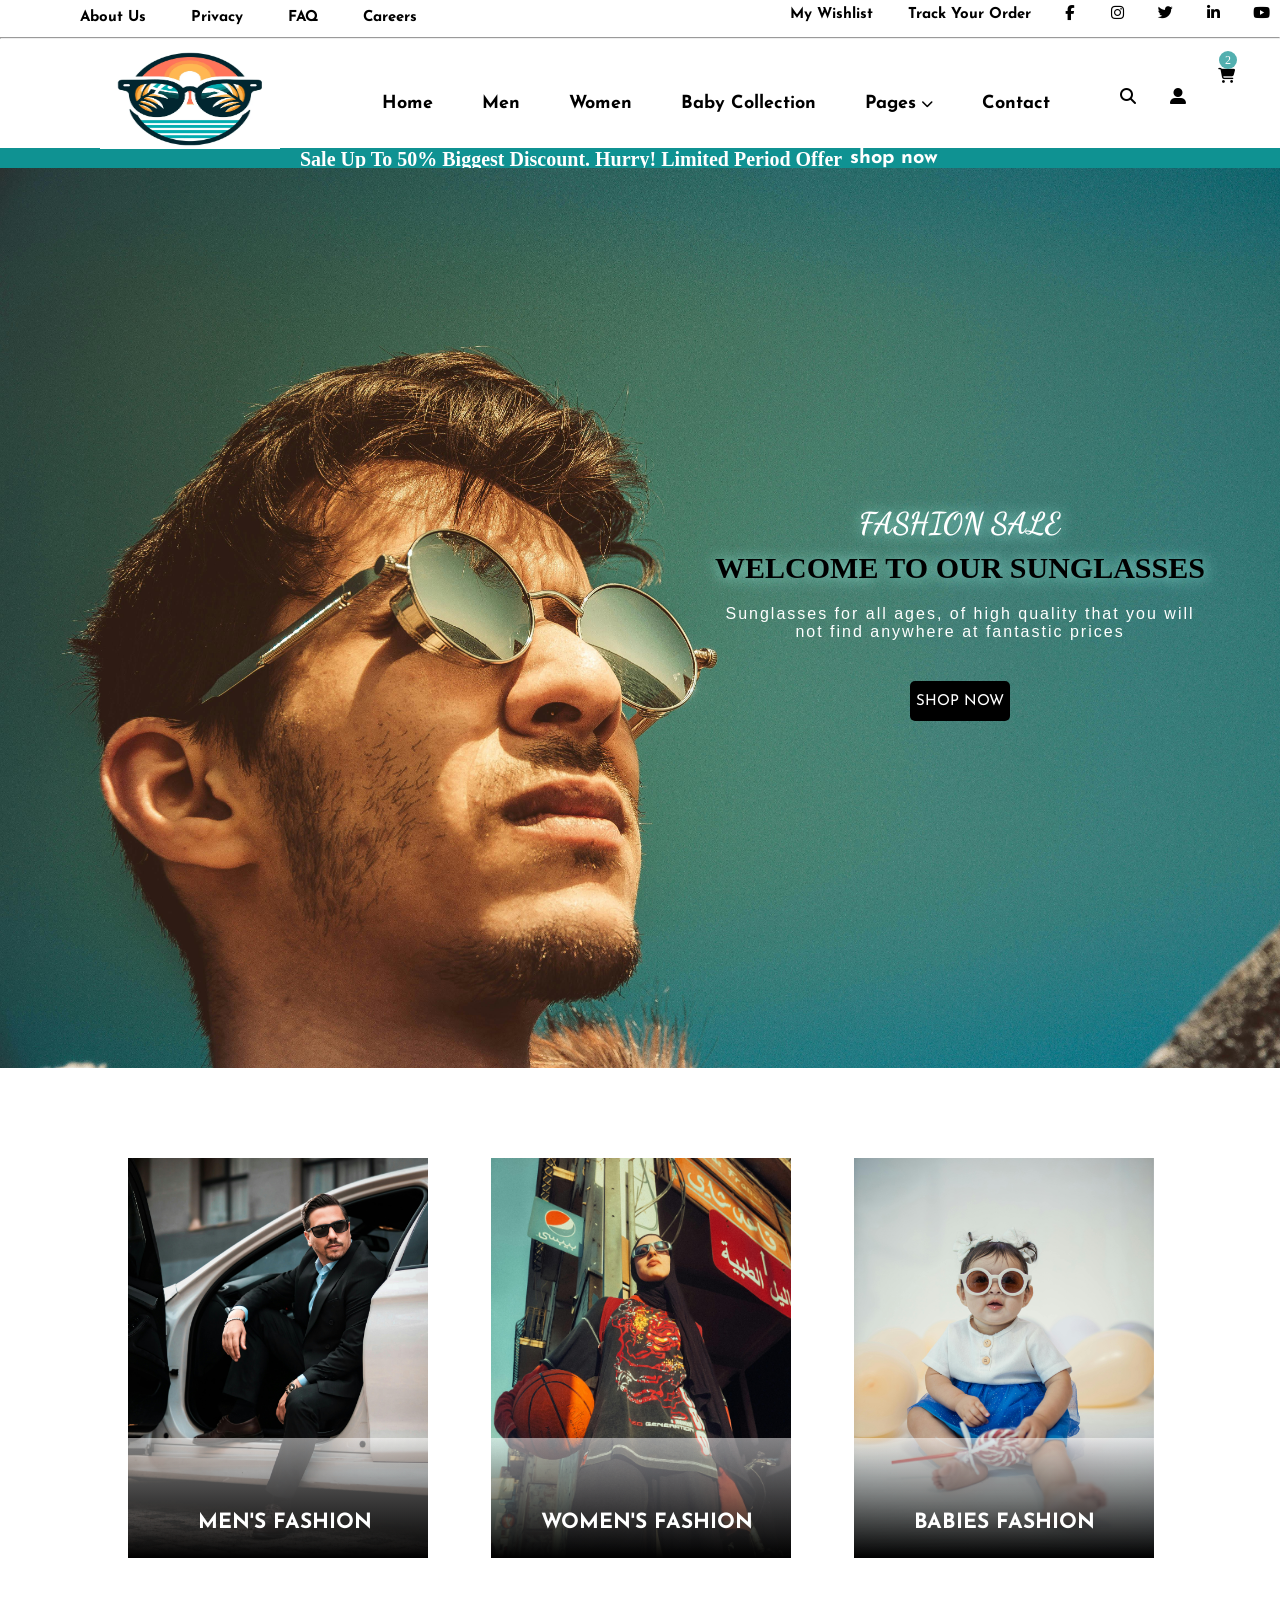
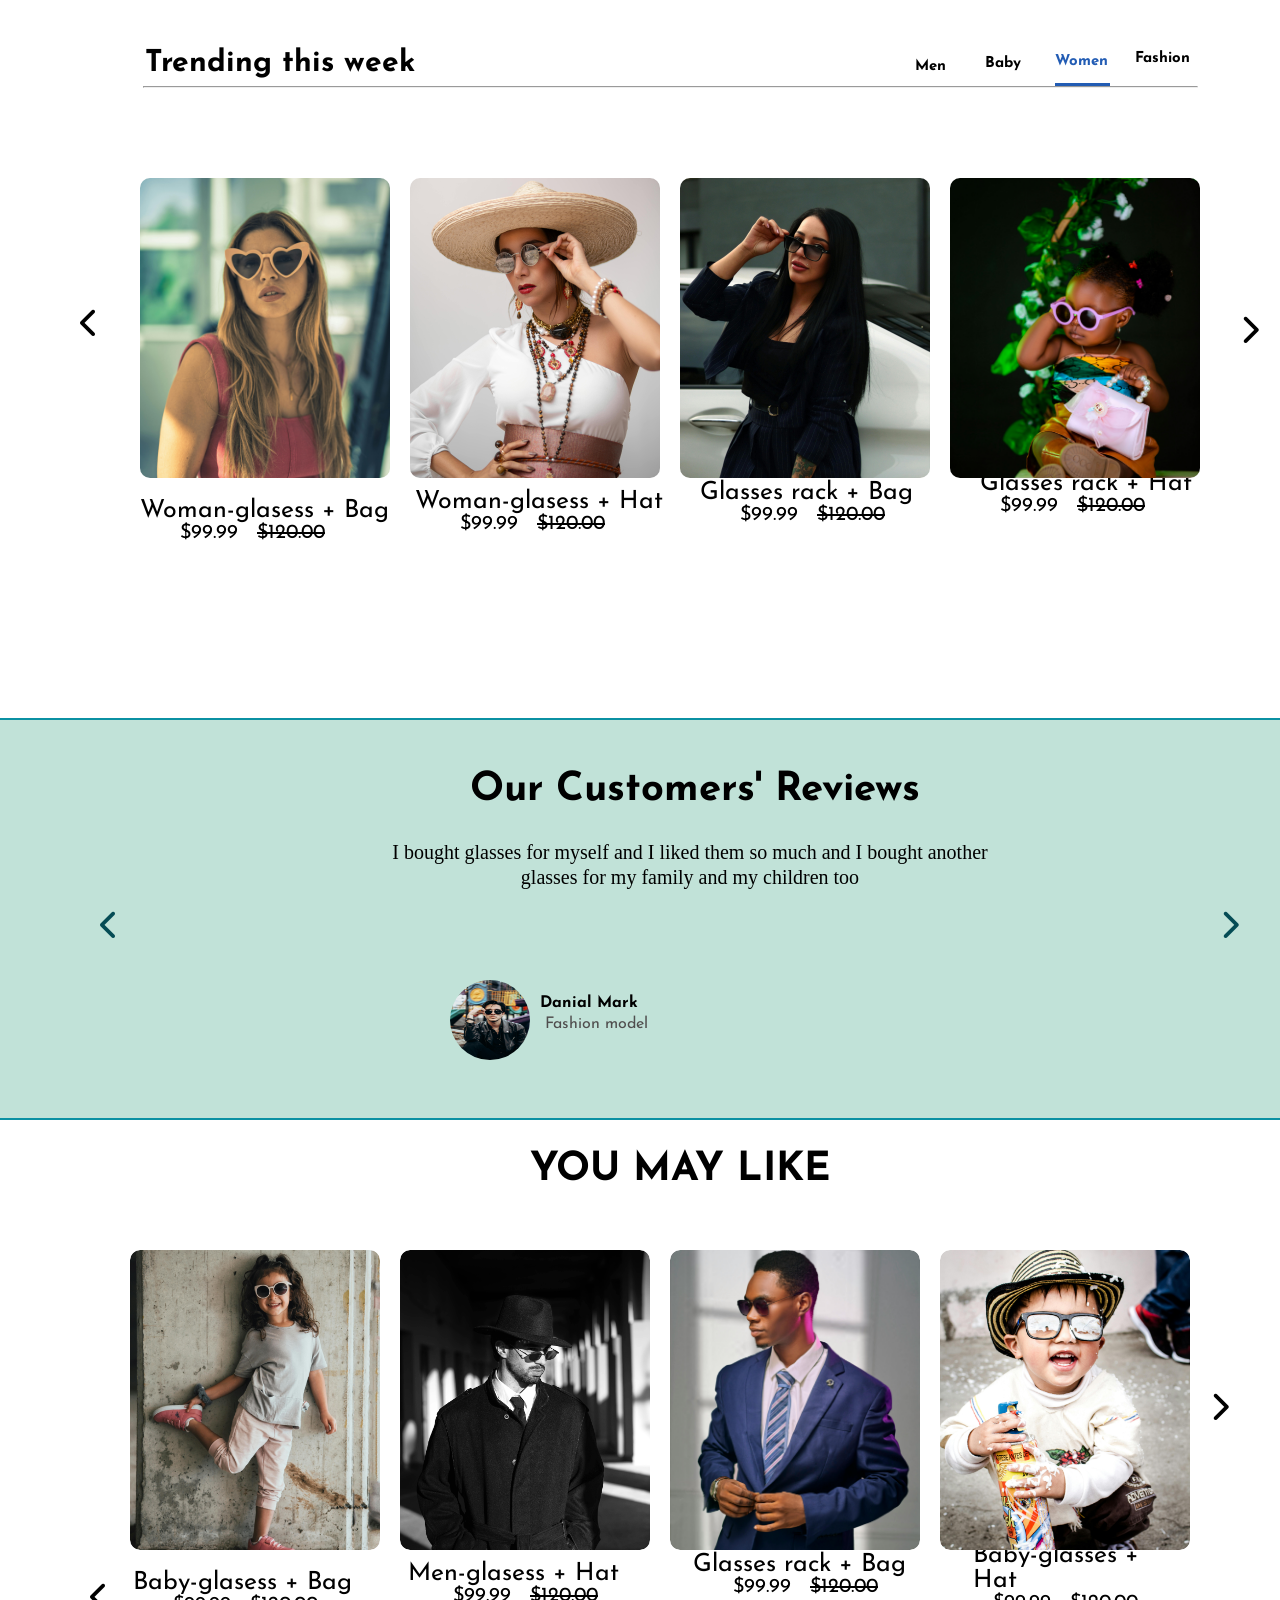
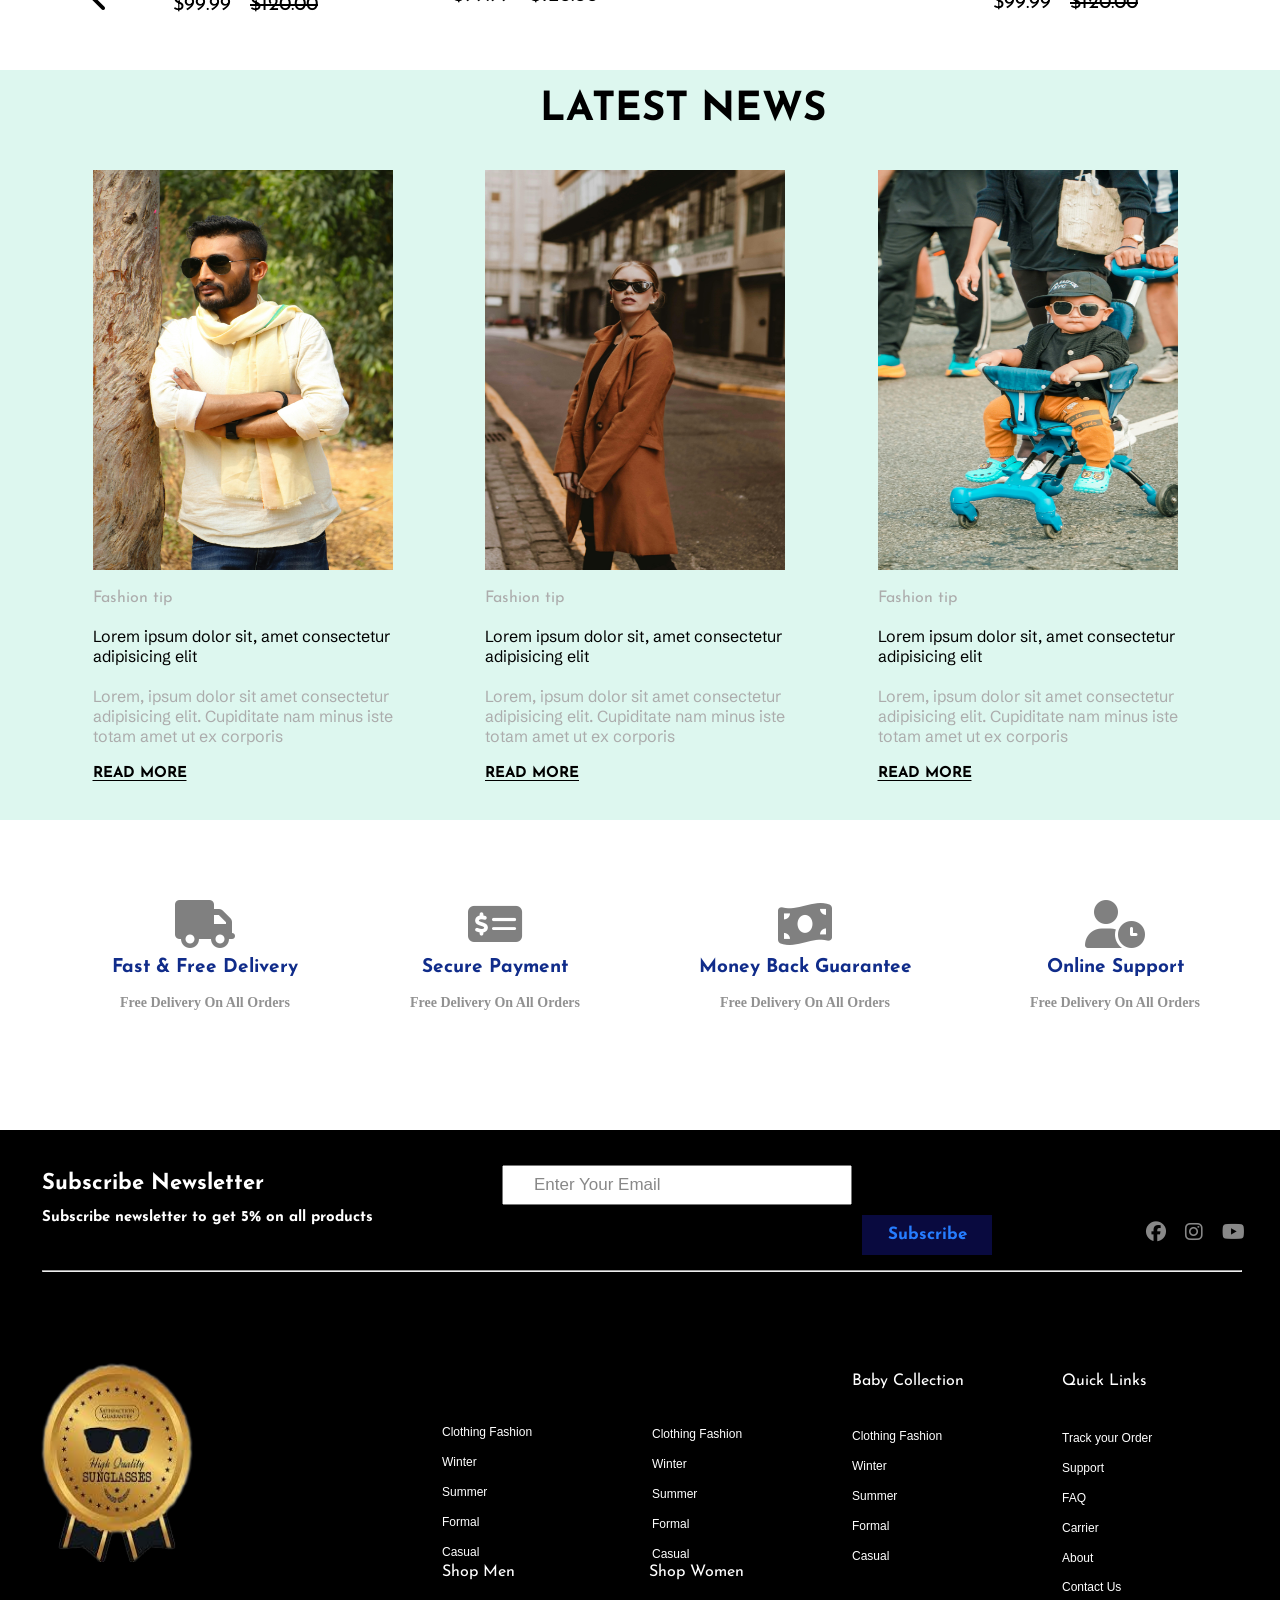
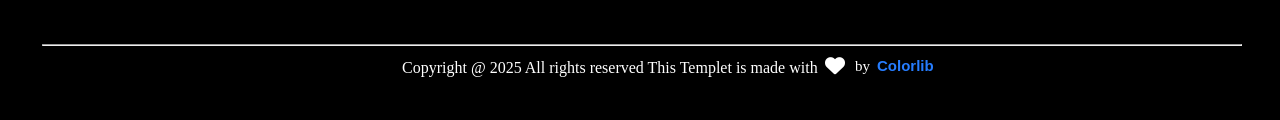
<file: Project 2/index.html>
<html>

    <head>
        <link rel="stylesheet" href="css/style.css">
        <link rel="stylesheet" href="css/all.css">
        <meta charset="UTF-8">
        <link href="https://cdnjs.cloudflare.com/ajax/libs/font-awesome/6.5.0/css/all.min.css" rel="stylesheet">
        <link rel="preconnect" href="https://fonts.googleapis.com">
        <link rel="preconnect" href="https://fonts.gstatic.com" crossorigin>
        <link href="https://fonts.googleapis.com/css2?family=Josefin+Sans:ital,wght@0,100..700;1,100..700&display=swap" rel="stylesheet">
        <link rel="preconnect" href="https://fonts.googleapis.com">
        <link rel="preconnect" href="https://fonts.gstatic.com" crossorigin>
        <link href="https://fonts.googleapis.com/css2?family=Josefin+Sans:ital,wght@0,100..700;1,100..700&family=Schibsted+Grotesk:ital,wght@0,400..900;1,400..900&display=swap" rel="stylesheet">
        <link rel="preconnect" href="https://fonts.googleapis.com">
        <link rel="preconnect" href="https://fonts.gstatic.com" crossorigin>
        <link href="https://fonts.googleapis.com/css2?family=Dancing+Script:wght@400..700&family=Josefin+Sans:ital,wght@0,100..700;1,100..700&family=Schibsted+Grotesk:ital,wght@0,400..900;1,400..900&display=swap" rel="stylesheet">
        <title>Sun Glasses brand</title>
    </head>

     <body>
          
            
  <ul class="social-icons2">
  <li class="social-box4"><span>About Us</span></li>
  <li class="social-box3"><span>Privacy</span></li>
  <li class="social-box5"><span>FAQ</span></li>
  <li class="social-box3"><span>Careers</span></li>
</ul>
 
  
<style>
.social-icons2 {
  list-style: none;
    display: flex;
    gap: 5px;
    margin-left: 60px;
}

.social-box4 {
    position: relative;
    padding: 10px 20px;
    cursor: pointer;
    font-family: "Josefin Sans", sans-serif;
    font-size: 15px;
    font-weight: bold;
    color: #000000;
  
}

.social-box4::before,
.social-box4::after {
  content: '';
  position: absolute;
  width: 2px;
  height: 0;
  background-color: rgb(15, 146, 146);
  transition: height 0.4s ease;
}

/* الخط اللي على اليمين (يتحرك من فوق لتحت) */
.social-box4::before {  
  left: 100px;
  top: 10px;
  transform: none;
  transition: 1s;
}

/* الخط اللي على الشمال (يتحرك من تحت لفوق) */
.social-box4::after {
  left:10px ;
  bottom: 10;
  transform: none;
  transition: 1s;
}


.social-box4:hover::before,
.social-box4:hover::after {
  height: 20px;
}

.social-box4 span {
  padding-top: 2px;
  font-size: 15px;
  transition: transform 0.6s ease;
  transform-origin: center center;
}

.social-box4:hover span {
  color: #10a1b4;
}


 
</style>





<style>
.social-icons2 {
  list-style: none;
    display: flex;
    gap: 5px;
    margin-left: 60px;
}

.social-box5 {
    position: relative;
    padding: 10px 20px;
    cursor: pointer;
    font-family: "Josefin Sans", sans-serif;
    font-size: 15px;
    font-weight: bold;
    color: #000000;
  
}

.social-box5::before,
.social-box5::after {
  content: '';
  position: absolute;
  width: 2px;
  height: 0;
  background-color: rgb(15, 146, 146);
  transition: height 0.4s ease;
}

/* الخط اللي على اليمين (يتحرك من فوق لتحت) */
.social-box5::before {  
  left: 60px;
  top: 10px;
  transform: none;
  transition: 1s;
}

/* الخط اللي على الشمال (يتحرك من تحت لفوق) */
.social-box5::after {
  left:10px ;
  bottom: 10;
  transform: none;
  transition: 1s;
}


.social-box5:hover::before,
.social-box5:hover::after {
  height: 20px;
}

.social-box5 span {
  padding-top: 2px;
  font-size: 15px;
  transition: transform 0.6s ease;
  transform-origin: center center;
}

.social-box5:hover span {
  color: #10a1b4;
}


 
</style>










<style>
.social-icons2 {
  list-style: none;
    display: flex;
    gap: 5px;
}

.social-box3 {
    position: relative;
    padding: 10px 20px;
    cursor: pointer;
    font-family: "Josefin Sans", sans-serif;
    font-size: 15px;
    font-weight: bold;
    color: #000000;
  
}

.social-box3::before,
.social-box3::after {
  content: '';
  position: absolute;
  width: 2px;
  height: 0;
  background-color: rgb(15, 146, 146);
  transition: height 0.4s ease;
}

/* الخط اللي على اليمين (يتحرك من فوق لتحت) */
.social-box3::before {  
  left: 80px;
  top: 10px;
  transform: none;
  transition: 1s;
}

/* الخط اللي على الشمال (يتحرك من تحت لفوق) */
.social-box3::after {
  left:10px ;
  bottom: 10;
  transform: none;
  transition: 1s;
}


.social-box3:hover::before,
.social-box3:hover::after {
  height: 20px;
}

.social-box3 span {
  padding-top: 2px;
  font-size: 15px;
  transition: transform 0.6s ease;
  transform-origin: center center;
}

.social-box3:hover span {
  color: #10a1b4;
}


 
</style>
















 <ul class="social-icons1">
  <li class="social-box1"><span>My Wishlist</span></li>
  <li class="social-box2"><span>Track Your Order</span></li>
</ul>

<style>
.social-icons1 {
  list-style: none;
    display: flex;
    gap: 20px;
    margin-top: -38px;
}

.social-box1 {
    position: relative;
    padding: 10px 10px;
    cursor: pointer;
    font-family: "Josefin Sans", sans-serif;
    font-size: 15px;
    font-weight: bold;
    color: #000000;
  
}

.social-box1::before,
.social-box1::after {
  content: '';
  position: absolute;
  width: 2px;
  height: 0;
  background-color: rgb(15, 146, 146);
  transition: height 0.4s ease;
}

/* الخط اللي على اليمين (يتحرك من فوق لتحت) */
.social-box1::before {  
  left: 100px;
  top: 10px;
  transform: none;
  transition: 1s;
}

/* الخط اللي على الشمال (يتحرك من تحت لفوق) */
.social-box1::after {
  left: 0px ;
  bottom: 10;
  transform: none;
  transition: 1s;
}


.social-box1:hover::before,
.social-box1:hover::after {
  height: 20px;
}

.social-box1 span {
  padding-top: 2px;
  font-size: 15px;
  transition: transform 0.6s ease;
  transform-origin: center center;
}

.social-box1:hover span {
  color: #10a1b4;
}


 
</style>




<style>

.social-icons1 {
  list-style: none;
    display: flex;
    gap: 5px;
    margin-left: 780px;
}

.social-box2 {
    position: relative;
    padding: 10px 20px;
    cursor: pointer;
    font-family: "Josefin Sans", sans-serif;
    font-size: 15px;
    font-weight: bold;
    color: #000000;
  
}

.social-box2::before,
.social-box2::after {
  content: '';
  position: absolute;
  width: 2px;
  height: 0;
  background-color: rgb(15, 146, 146);
  transition: height 0.4s ease;
}

/* الخط اللي على اليمين (يتحرك من فوق لتحت) */
.social-box2::before {  
  left: 150px;
  top: 10px;
  transform: none;
  transition: 1s;
}

/* الخط اللي على الشمال (يتحرك من تحت لفوق) */
.social-box2::after {
  left:10px ;
  bottom: 10;
  transform: none;
  transition: 1s;
}


.social-box2:hover::before,
.social-box2:hover::after {
  height: 20px;
}

.social-box2 span {
  padding-top: 2px;
  font-size: 15px;
  transition: transform 0.6s ease;
  transform-origin: center center;
}

.social-box2:hover span {
  color: #10a1b4;
}


 
</style>











              
 <ul class="social-icons">
  <li class="social-box"><i class="fab fa-facebook-f"></i></li>
  <li class="social-box"><i class="fab fa-instagram"></i></li>
  <li class="social-box"><i class="fab fa-twitter"></i></li>
  <li class="social-box"><i class="fab fa-linkedin-in"></i></li>
  <li class="social-box"><i class="fab fa-youtube"></i></li>
</ul>

        
                <hr>

                <img src="images/sunglasses-with-sun-and-palm-tree8459.logowik.com.webp" width="180px" height="100px">

  <nav>
    <ul>
      <li><a href="#">Home</a></li>
      <li><a href="#">Men</a></li>
      <li><a href="#">Women</a></li>
      <li><a href="#">Baby Collection</a></li>



      <li class="dropdown">
        <a href="#">Pages<i class="fas fa-chevron-down chevron-downi"></i></a>
        <div class="dropdown-content">
          <div class="dropdown-column">
            <h4>Pages</h4>
            <a href="#">Login</a>
            <a href="#">Cart</a>
            <a href="#">Product Details</a>
            <a href="#">Product Checkout</a>
          </div>
          <div class="dropdown-column">
            <h4>Blog</h4>
            <a href="#">Element</a>
            <a href="#">Blog Details</a>
          </div>
        </div>
      </li>

      <li><a href="#">Contact</a></li>
    </ul>
  </nav>

                        <i class="fas fa-search  searchi"></i>
                        <i class="fas fa-user-alt  user-alti"></i>
                        <div class="shopping-cart">
                          <span class="s">2</span>
                           <i class="fas fa-shopping-cart  shopping-carti"></i>
                        </div>

<style>
  



    nav {
        font-family: "Josefin Sans", sans-serif;
      padding: 15px 30px;
      margin-left: 340px;
      margin-top: -70px;
      font-weight: bold;
    }

    ul {
      font-family: "Josefin Sans", sans-serif;
      list-style: none;
      display: flex;
      gap: 25px;
      align-items: center;
      font-weight: bold;
    }

    ul li {
      position: relative;
    }

    ul li a {
      font-family: "Josefin Sans", sans-serif;
      text-decoration: none;
      color: #000000;
      font-size: 18px;
      padding: 8px 12px;
      transition: all 0.3s ease;
      font-weight: bold;
    }

    ul li a:hover {
      color: #10a1b4;
    }

 
 /* خطوط فوق وتحت */
ul > li::before,
ul > li::after {
  content: "";
  position: absolute;
  background-color: rgb(82, 175, 175);
  transition: transform 0.4s ease, opacity 0.4s ease;
  opacity: 0;
}

/* فوق */
ul > li::before {
  height: 2px;
  width: calc(100% + 24px);
  top: -10px;
  left: -12px;
  transform: scaleX(0);
  transform-origin: left;
 background-color: rgb(82, 175, 175);
}

/* تحت */
ul > li::after {
  background-color: rgb(82, 175, 175);
  height: 2px;
  width: calc(100% + 24px);
  bottom: -10px;
  left: -12px;
  transform: scaleX(0);
  transform-origin: right;
  transition-delay: 0.1s;
}

/* خطوط يمين وشمال */
ul > li > a::before,
ul > li > a::after {
  content: "";
  position: absolute;
  background-color: black;
  transition: transform 0.4s ease, opacity 0.4s ease;
  opacity: 0;
}

/* يسار */
ul > li > a::before {
  background-color: rgb(82, 175, 175);
  width: 2px;
  height: calc(100% + 20px);
  left: -12px;
  top: -10px;
  transform: scaleY(0);
  transform-origin: bottom;
  transition-delay: 0.2s;
}

/* يمين */
ul > li > a::after {
  background-color: rgb(82, 175, 175);
  width: 2px;
  height: calc(100% + 20px);
  right: -12px;
  top: -10px;
  transform: scaleY(0);
  transform-origin: top;
  transition-delay: 0.3s;
}

/* عند hover يتم تفعيل الحركة */
ul > li:hover::before,
ul > li:hover::after {
  opacity: 1;
  transform: scaleX(1);
}

ul > li:hover > a::before,
ul > li:hover > a::after {
  opacity: 1;
  transform: scaleY(1);
}

/* إلغاء الخطوط من عناصر الـ dropdown */
ul li ul li::before,
ul li ul li::after,
ul li ul li a::before,
ul li ul li a::after {
  display: none !important;
}




    /* Dropdown styles */
   .dropdown-content {
  font-family: "Josefin Sans", sans-serif;
  display: none;
  position: absolute;
  top: 100%;
  left: 0;
  width: 280px;
   height: 160px;
  background: rgb(117, 202, 218);
  padding: 15px;
  border-radius: 10px;
  box-shadow: 0 0 15px rgba(0,0,0,0.2);
  display: flex;
  gap: 20px;
  opacity: 0;
  transform: scale(0.95); /* ← بداية صغيرة */
  transition: opacity 0.5s ease, transform 0.5s ease;
  z-index: 10;
}

.dropdown:hover .dropdown-content {
  transform: scale(1.1); /* ← تكبير عند hover */
  display: flex;
  opacity: 0.9;
}


    .dropdown-column {
      display: flex;
      flex-direction: column;
    }

    .dropdown-column h4 {
        font-family: "Josefin Sans", sans-serif;
      font-size: 16px;
       color: #3a6970; 
      margin-left: 7px;
       text-underline-offset: 6px;
       text-decoration-thickness:5px ;
      text-decoration: underline;
      margin-bottom: 10px;
      font-weight: bold;
    }

    .dropdown-column a {
      font-family: "Josefin Sans", sans-serif;
      color: #ffffff;
      text-decoration: none;
      width: 130px;
      margin-top: -5px;
      font-size: 12px;
      transition: color 0.3s;
    }

    .dropdown-column a:hover {
      transform: scale(1.1);
      /* color: #10a1b4; */
      color: #000000;
    }
  </style>

                
                     



                
                   <div class="sp7"><span>Sale Up To 50% Biggest Discount. Hurry! Limited Period Offer</a></span></div>
                   <div class="sp8"><span>shop now</span></div>
                     
                </div>










        <div class="home">

               <div class="home-content">
                <h2 class="Fashion">Fashion sale </h2>
                <h1>Welcome to our sunglasses </h1>
                  
                  <p class="p1">Sunglasses for all ages, of high quality that you will not find anywhere at fantastic prices</p>
                  <button class="b1">SHOP NOW</button>
               </div> <!--home-content-->

     </div>    <!-- home -->

      
    <div class="container1">
      
           


<style> 


  .product-card {
    width: 300px;
    height: 400px;
    position: relative;
    cursor: pointer;
    overflow: hidden;
  
  }

  .image-container {
    position: relative;
    width: 100%;
    height: 100%;
    overflow: hidden;

  }

  .image-container .m {
  margin-left: 0px;
  width: 100%;
  height: 110%;
  display: block;
  margin-top: -10px;
  transition: 1s;
  transform-origin: center center;
  will-change: transform;
}

  .product-card:hover .m {
    
    transform: scale(1.06);
    transition: 1s;
  }

  .overlay {
    position: absolute;
    bottom: 0;
    left: 0;
    width: 100%;
    height: 30%;
    background: linear-gradient(rgba(255, 254, 254, 0.5), rgba(87, 86, 86, 0.7), rgba(0, 0, 0, 1));
    z-index: 1;
  }

 
    .shop-text {
      font-family: "Schibsted Grotesk", sans-serif;
      position: absolute;
      bottom: -50px;
      left: 0;

      padding-left: 115px;
      width: 100%;
      
      color: #fff;
      font-size: 15px;
      font-weight: bold;
      z-index: 2;
      transition: 1s;

      text-decoration: underline;
      text-decoration-thickness: 1px;
      text-underline-offset: 8px;
      cursor: pointer;

    }


.shop-text span {
  display: inline-block; /* عشان transform يشتغل كويس */
  font-weight: bold;
  transform-origin: center;
}

.shop-text span:hover {
  font-weight: 700;
  transform: scalex(1.1); /* تكبير من المنتصف */
}

    .product-card:hover .shop-text {
      bottom: 20px;
      transition: 1s;
  
    }


.shop-text1 {
  font-family: "Josefin Sans", sans-serif;
  position: absolute;
  bottom: 25px;
  left: 0;
  margin-left: 70px;
  width: 100%;
  color: #fff;

  font-size: 21px;
  font-weight: bold;
  z-index: 2;
  transition: 1s;
  opacity: 1;
  cursor: default;
}

.product-card:hover .shop-text1 {
  bottom: 60px;
  transition: 1s;
}

    
 
.shop-text2 {
  font-family: "Josefin Sans", sans-serif;
  position: absolute;
  bottom: 25px;
  left: 0;
  margin-left: 50px;
  width: 100%;
  color: #fff;

  font-size: 21px;
  font-weight: bold;
  z-index: 2;
  transition: 1s;
  opacity: 1;
  cursor: default;
}

.product-card:hover .shop-text2 {
  bottom: 60px;
  transition: 1s;
}


.shop-text3 {
  font-family: "Josefin Sans", sans-serif;
  position: absolute;
  bottom: 25px;
  left: 0;
  margin-left: 60px;
  width: 100%;
  color: #fff;

  font-size: 21px;
  font-weight: bold;
  z-index: 2;
  transition: 1s;
  opacity: 1;
  cursor: default;
}

.product-card:hover .shop-text3 {
  bottom: 60px;
  transition: 1s;
}






</style>


  <!-- First Card -->
  <div class="product-card">
    <div class="image-container">
      <img src="images/pexels-bymuratisikofficial-31906962.jpg" class="m">
      <div class="overlay"></div>
      <div class="shop-text1"><span>MEN'S FASHION</span></div>
      <div class="shop-text"><span style="text-decoration: underline">shop now</span></div>
    </div>
  </div>

  <!-- Second Card -->
  <div class="product-card">
    <div class="image-container">
      <img src="images/pexels-abdoo-31907404.jpg" class="m">
      <div class="overlay"></div>
      <div class="shop-text2"><span>WOMEN'S FASHION</span></div>
      <div class="shop-text"><span style="text-decoration: underline">shop now</span></div>
    </div>
  </div>

  <!-- Third Card -->
  <div class="product-card">
    <div class="image-container">
      <img src="images/pexels-bertellifotografia-30464387.jpg" class="m">
      <div class="overlay"></div>
      <div class="shop-text3"><span>BABIES FASHION</span></div>
      <div class="shop-text"><span style="text-decoration: underline">shop now</span></div>
    </div>
  </div>






















        </div>


         <div class="container2">


         <div class="h3"><span>Trending this week</span></div>

            
 
             <div class="read11"><span>Men</span></div>
             <div class="read22"><span>Baby</span></div>
             <div class="read33"><span>Women</span></div>
             <div class="read44"><span>Fashion</span></div>

             <div class="line1"></div>

             <hr class="r">

        </div>


        <div class="card-container">
            <i class="fas fa-chevron-left  chevron-lefti"></i>
      

<div class="image-container1">
 
  <img src="images/pexels-guillermo-berlin-1524368912-31836776.jpg" class="m1">


  <img src="images/pexels-glassesshop-gs-1317359316-27353347.jpg" class="rotating-image" width="250" height="300">

 
  <div class="icon-container">
    <button class="icon" style="transition-delay: 0.2s;"><i class="fas fa-search-plus"></i></button>
    <button class="icon" style="transition-delay: 0.2s;"><i class="far fa-heart"></i></button>
    <button class="icon" style="transition-delay: 0.2s;"><i class="fas fa-cart-plus"></i></button>
  </div>
</div>

<style>
  .image-container1 {
    position: relative;
    margin-left: 40px;
    border-radius: 10px;
    width: 250px;
    height: 300px;
    perspective: 1000px;
    float: left;
  }

  .image-container1 .m1 {
    position: absolute;
    border-radius: 10px;
    width: 100%;
    height: 100%;
    object-fit: cover;
  }

  .rotating-image {
    transform: rotateY(90deg);
    border-radius: 10px;
    transition: transform 0.5s ease, opacity 0.5s ease;
    transform-style: preserve-3d;
    backface-visibility: hidden;
    position: absolute;
    width: 100%;
    height: 100%;
    object-fit: cover;
  }

  .image-container1:hover .rotating-image {
    transform: rotateY(0deg);
  }

  .icon-container {
    position: absolute;
    bottom: 30px;
    left: 70%;
    transform: translateX(-50%) translateY(20px); /* تبدأ من تحت */
    display: flex;
    gap: 10px;
    opacity: 0;
    transition: opacity 0.5s ease, transform 0.5s ease;
    z-index: 2;
    margin-left: 70px;
  }

  .image-container1:hover .icon-container {
    opacity: 1;
    transform: translateX(-50%) translateY(0);
  }

  .icon {
    background-color: #ffffff;
    width: 40px;
    height: 40px;
    padding: 8px;
    border-radius: 50%;
    font-size: 18px;
    border: none;
    cursor: pointer;
    display: flex;
    align-items: center;
    justify-content: center;
    transition: 0.3s;
  }

  .icon:hover {
    background:#676fda;
    color: #fff;
  }

</style>





<div class="image-container2">
 
  <img src="images/pexels-gerardo-jaasiel-rubio-lobato-537697707-18105549.jpg" class="m1" >


  <img src="images/pexels-glassesshop-gs-1317359316-27353347.jpg" class="rotating-image" width="250" height="300">

   <div class="icon-container">
   <button class="icon" style="transition-delay: 0.2s;"><i class="fas fa-search-plus"></i></button>
    <button class="icon" style="transition-delay: 0.2s;"><i class="far fa-heart"></i></button>
    <button class="icon" style="transition-delay: 0.2s;"><i class="fas fa-cart-plus"></i></button>
  </div>
</div>

<style>
  .image-container2 {
    position: relative;
    margin-left: 20px;
    border-radius: 10px;
    width: 250px;
    height: 300px;
    perspective: 1000px;
    float: left;
  }

  .image-container2 .m1 {
    position: absolute;
    border-radius: 10px;
    width: 100%;
    height: 100%;
    object-fit: cover;
  }

  .rotating-image {
    transform: rotatey(90deg);
    border-radius: 10px;
    transition: transform 0.5s ease, opacity 0.5s ease;
    transform-style: preserve-3d;
    backface-visibility: hidden;
  }

  .image-container2:hover .rotating-image {
    
    transform: rotateX(0deg);
  }

  .icon-container {
    position: absolute;
    bottom: 30px;
    left: 90%;
    transform: translateX(-50%) translateY(20px); /* تبدأ من تحت */
    display: flex;
    gap: 10px;
    opacity: 0;
    transition: opacity 0.5s ease, transform 0.5s ease;
    z-index: 2;
  }

  .image-container2:hover .icon-container {
    opacity: 1;
    transform: translateX(-50%) translateY(0);
  }

  .icon {
    background: white;
    width: 40px;
    height: 40px;
    padding: 8px;
    border-radius: 50%;
    font-size: 18px;
    border: none;
    cursor: pointer;
    display: flex;
    align-items: center;
    justify-content: center;
    transition: 0.3s;
  }

  .icon:hover {
    background: #676fda;
    color: #fff;
  }

</style>




<div class="image-container3">
 
  <img src="images/pexels-bymuratisikofficial-31906924.jpg" class="m1" >

 
  <img src="images/pexels-glassesshop-gs-1317359316-27353347.jpg" class="rotating-image" width="250" height="300">


   <div class="icon-container">
   <button class="icon" style="transition-delay: 0.2s;"><i class="fas fa-search-plus"></i></button>
    <button class="icon" style="transition-delay: 0.2s;"><i class="far fa-heart"></i></button>
    <button class="icon" style="transition-delay: 0.2s;"><i class="fas fa-cart-plus"></i></button>
  </div>
</div>

<style>
  .image-container3 {
    position: relative;
    margin-left: 20px;
    border-radius: 10px;
    width: 250px;
    height: 300px;
    perspective: 1000px;
    float: left;
  }

  .image-container3 .m1 {
    position: absolute;
    border-radius: 10px;
    width: 100%;
    height: 100%;
    object-fit: cover;
  }

  .rotating-image {
    transform: rotatey(90deg);
    border-radius: 10px;
    transition: transform 0.5s ease, opacity 0.5s ease;
    transform-style: preserve-3d;
    backface-visibility: hidden;
  }

  .image-container3:hover .rotating-image {
    
    transform: rotateX(0deg);
  }


  .icon-container {
    position: absolute;
    bottom: 30px;
    left: 90%;
    transform: translateX(-50%) translateY(20px); /* تبدأ من تحت */
    display: flex;
    gap: 10px;
    opacity: 0;
    transition: opacity 0.5s ease, transform 0.5s ease;
    z-index: 2;
  }

  .image-container3:hover .icon-container {
    opacity: 1;
    transform: translateX(-50%) translateY(0);
  }

  .icon {
    background: white;
    width: 40px;
    height: 40px;
    padding: 8px;
    border-radius: 50%;
    font-size: 18px;
    border: none;
    cursor: pointer;
    display: flex;
    align-items: center;
    justify-content: center;
    transition: 0.3s;
  }

  .icon:hover {
    background: #676fda;
    color: #fff;
  }

</style>




 <div class="image-container3">

  <img src="images/pexels-mika-photogenius-641920605-30467584.jpg" class="m1" >

  
  <img src="images/pexels-glassesshop-gs-1317359316-27353347.jpg" class="rotating-image" width="250" height="300">


   <div class="icon-container">
    <button class="icon" style="transition-delay: 0.2s;"><i class="fas fa-search-plus"></i></button>
    <button class="icon" style="transition-delay: 0.2s;"><i class="far fa-heart"></i></button>
    <button class="icon" style="transition-delay: 0.2s;"><i class="fas fa-cart-plus"></i></button>
  </div>
</div>

<style>
  .image-container3 {
    position: relative;
    margin-left: 20px;
    border-radius: 10px;
    width: 250px;
    height: 300px;
    perspective: 1000px;
    float: left;
  }

  .image-container3 .m1 {
    position: absolute;
    border-radius: 10px;
    width: 100%;
    height: 100%;
    object-fit: cover;
  }

  .rotating-image {
    transform: rotatey(90deg);
    border-radius: 10px;
    transition: transform 0.5s ease, opacity 0.5s ease;
    transform-style: preserve-3d;
    backface-visibility: hidden;
  }

  .image-container3:hover .rotating-image {
    
    transform: rotateX(0deg);
  }

  .icon-container {
    position: absolute;
    bottom: 30px;
    left: 60%;
    transform: translateX(-50%) translateY(20px); /* تبدأ من تحت */
    display: flex;
    gap: 10px;
    opacity: 0;
    transition: opacity 0.5s ease, transform 0.5s ease;
    z-index: 2;
  }

  .image-container3:hover .icon-container {
    opacity: 1;
    transform: translateX(-50%) translateY(0);
  }

  .icon {
    background: white;
    width: 40px;
    height: 40px;
    padding: 8px;
    border-radius: 50%;
    font-size: 18px;
    border: none;
    cursor: pointer;
    display: flex;
    align-items: center;
    justify-content: center;
    transition: 0.5s;
  }

  .icon:hover {
    background: #676fda;
    color: #fff;
  }


</style>
 




</div>


    <i class="fas fa-chevron-right  chevron-righti"></i>



    <div class="card">

    <p class="p-card">Woman-glasess + Bag</p>
    <span class="ssp1">$99.99</span>
    <span class="ssp2"><del>$120.00</del></span>

      <p class="p-card1">Woman-glasess + Hat</p>
    <span class="ssp3">$99.99</span>
    <span class="ssp4"><del>$120.00</del></span>

      <p class="p-card2">Glasses rack + Bag</p>
    <span class="ssp5">$99.99</span>
    <span class="ssp6"><del>$120.00</del></span>

      <p class="p-card3">Glasses rack + Hat</p>
    <span class="ssp7">$99.99</span>
    <span class="ssp8"><del>$120.00</del></span>

   </div>

        </div>





    </div>

    
  



             
         <hr class="hr2">
         <div class="div1">
            <i class="fas fa-chevron-left  chevron-leftii"></i>
               <p class="p-rev">Our Customers' Reviews</p>
               <p class="p-w">I bought glasses for myself and I liked them so much and I bought another glasses for my family and my children too</p>

           <i class="fas fa-chevron-right chevron-rightii"></i>

           <div class="div2">
              <img src="images/pexels-umutsrln-31896870.jpg" width="80px" height="80px" class="ig">
              <p class="p-img">Danial Mark</p>
              <p class="p-img1">Fashion model</p>

           </div>

         </div>
             
          <hr class="hr3">

          <div class="head"><span>YOU MAY LIKE</span></div>



       <div class="container3">
          
           <div class="card-container">
      <i class="fas fa-chevron-left  chevron-leftiii"></i> 

<div class="image-container5">
  <img src="images/pexels-olcayertem06-10508388.jpg" class="m1">

  <div class="sliding-wrapper">
    <img src="images/pexels-glassesshop-gs-1317359316-27353347.jpg" class="sliding-image">
  </div>

  <div class="icon-container3">
    <button class="icon3"><i class="fas fa-search-plus"></i></button>
    <button class="icon3"><i class="far fa-heart"></i></button>
    <button class="icon3"><i class="fas fa-cart-plus"></i></button>
  </div>
</div>

<style>
  .image-container5 {
    position: relative;
    width: 250px;
    height: 300px;
    margin-left: 100px;
   
    border-radius: 10px;
    overflow: hidden;
    float: left;
  }

  .image-container5 .m1 {
    position: absolute;
    top: -10px;
    left: -100px;
    width: 100%;
    height: 100%;
    object-fit: cover;
    object-position: center;
    border-radius: 10px;
    z-index: 1;
  }

  .sliding-wrapper {
    position: absolute;
    top:  -10px;
    left: -100px;
    width: 100%;
    height: 100%;
    transform: translateY(-100%);
    transition: transform 0.5s ease;
    z-index: 2;
  }

  .image-container5:hover .sliding-wrapper {
    transform: translateY(0);
  }

  .sliding-image {
    width: 100%;
    height: 100%;
    object-fit: cover;
    border-radius: 10px;
  }

  .icon-container3 {
    position: absolute;
    bottom: 30px;
    left: 52%;
    transform: translateX(-50%) translateY(20px);
    display: flex;
    gap: 10px;
    opacity: 0;
    transition: opacity 0.5s ease, transform 0.5s ease;
    z-index: 3;
  }

  .image-container5:hover .icon-container3 {
    opacity: 1;
    transform: translateX(-50%) translateY(0);
  }

  .icon3 {
    background-color: #ffffff;
    width: 40px;
    height: 40px;
    padding: 8px;
    border-radius: 50%;
    font-size: 18px;
    border: none;
    cursor: pointer;
    display: flex;
    align-items: center;
    justify-content: center;
    transition: 0.3s;
  }

  .icon3:hover {
    background: #676fda;
    color: #fff;
  }
</style>










<div class="image-container6">
  <img src="images/pexels-apex-31902633.jpg" class="m1">

  <div class="sliding-wrapper">
    <img src="images/pexels-glassesshop-gs-1317359316-27353347.jpg" class="sliding-image">
  </div>

  <div class="icon-container3">
    <button class="icon3"><i class="fas fa-search-plus"></i></button>
    <button class="icon3"><i class="far fa-heart"></i></button>
    <button class="icon3"><i class="fas fa-cart-plus"></i></button>
  </div>
</div>

<style>
  .image-container6 {
    position: relative;
    width: 250px;
    height: 300px;
     margin-left: 20px;
     
    border-radius: 10px;
    overflow: hidden;
    float: left;

  }

  .image-container6 .m1 {
    position: absolute;
    top: -10px;
    left: -100px;
    width: 100%;
    height: 100%;
    object-fit: cover;
    object-position: center;
    border-radius: 10px;
    z-index: 1;
  }

  .sliding-wrapper {
    position: absolute;
    top:  -10;
    left: -100px;
    width: 100%;
    height: 100%;
    transform: translateY(-100%);
    transition: transform 0.5s ease;
    z-index: 2;
  }

  .image-container6:hover .sliding-wrapper {
    transform: translateY(0);
  }

  .sliding-image {
    width: 100%;
    height: 100%;
    object-fit: cover;
    border-radius: 10px;
  }

  .icon-container3 {
    position: absolute;
    bottom: 30px;
    left: 52%;
    transform: translateX(-50%) translateY(20px);
    display: flex;
    gap: 10px;
    opacity: 0;
    transition: opacity 0.5s ease, transform 0.5s ease;
    z-index: 3;
  }

  .image-container6:hover .icon-container3 {
    opacity: 1;
    transform: translateX(-50%) translateY(0);
  }

  .icon3 {
    background-color: #ffffff;
    width: 40px;
    height: 40px;
    padding: 8px;
    border-radius: 50%;
    font-size: 18px;
    border: none;
    cursor: pointer;
    display: flex;
    align-items: center;
    justify-content: center;
    transition: 0.3s;
  }

  .icon3:hover {
    background: #676fda;
    color: #fff;
  }
</style>




<div class="image-container6">
  <img src="images/pexels-kazys-photography-2151238955-31882325.jpg" class="m1">

  <div class="sliding-wrapper">
    <img src="images/pexels-glassesshop-gs-1317359316-27353347.jpg" class="sliding-image">
  </div>

  <div class="icon-container3">
    <button class="icon3"><i class="fas fa-search-plus"></i></button>
    <button class="icon3"><i class="far fa-heart"></i></button>
    <button class="icon3"><i class="fas fa-cart-plus"></i></button>
  </div>
</div>

<style>
  .image-container6 {
    position: relative;
    width: 250px;
    height: 300px;
     margin-left: 20px;
    
    border-radius: 10px;
    overflow: hidden;
    float: left;

  }

  .image-container6 .m1 {
    position: absolute;
    top: -10px;
    left: -100px;
    width: 100%;
    height: 100%;
    object-fit: cover;
    object-position: center;
    border-radius: 10px;
    z-index: 1;
  }

  .sliding-wrapper {
    position: absolute;
    top:  -10;
    left: -100px;
    width: 100%;
    height: 100%;
    transform: translateY(-100%);
    transition: transform 0.5s ease;
    z-index: 2;
  }

  .image-container6:hover .sliding-wrapper {
    transform: translateY(0);
  }

  .sliding-image {
    width: 100%;
    height: 100%;
    object-fit: cover;
    border-radius: 10px;
  }

  .icon-container3 {
    position: absolute;
    bottom: 30px;
    left: 52%;
    transform: translateX(-50%) translateY(20px);
    display: flex;
    gap: 10px;
    opacity: 0;
    transition: opacity 0.5s ease, transform 0.5s ease;
    z-index: 3;
  }

  .image-container6:hover .icon-container3 {
    opacity: 1;
    transform: translateX(-50%) translateY(0);
  }

  .icon3 {
    background-color: #ffffff;
    width: 40px;
    height: 40px;
    padding: 8px;
    border-radius: 50%;
    font-size: 18px;
    border: none;
    cursor: pointer;
    display: flex;
    align-items: center;
    justify-content: center;
    transition: 0.3s;
  }

  .icon3:hover {
    background: #676fda;
    color: #fff;
  }
</style>





<div class="image-container6">
  <img src="images/pexels-crisstianpantoja-838879.jpg" class="m1">

  <div class="sliding-wrapper">
    <img src="images/pexels-glassesshop-gs-1317359316-27353347.jpg" class="sliding-image">
  </div>

  <div class="icon-container3">
    <button class="icon3"><i class="fas fa-search-plus"></i></button>
    <button class="icon3"><i class="far fa-heart"></i></button>
    <button class="icon3"><i class="fas fa-cart-plus"></i></button>
  </div>
</div>

<style>
  .image-container6 {
    position: relative;
    width: 250px;
    height: 300px;
     margin-left: 20px;
    
    border-radius: 10px;
    overflow: hidden;
    float: left;

  }

  .image-container6 .m1 {
    position: absolute;
    top: -10px;
    left: -100px;
    width: 100%;
    height: 100%;
    object-fit: cover;
    object-position: center;
    border-radius: 10px;
    z-index: 1;
  }

  .sliding-wrapper {
    position: absolute;
    top:  -10;
    left: -100px;
    width: 100%;
    height: 100%;
    transform: translateY(-100%);
    transition: transform 0.5s ease;
    z-index: 2;
  }

  .image-container6:hover .sliding-wrapper {
    transform: translateY(0);
  }

  .sliding-image {
    width: 100%;
    height: 100%;
    object-fit: cover;
    border-radius: 10px;
  }

  .icon-container3 {
    position: absolute;
    bottom: 30px;
    left: 52%;
    transform: translateX(-50%) translateY(20px);
    display: flex;
    gap: 10px;
    opacity: 0;
    transition: opacity 0.5s ease, transform 0.5s ease;
    z-index: 3;
  }

  .image-container6:hover .icon-container3 {
    opacity: 1;
    transform: translateX(-50%) translateY(0);
  }

  .icon3 {
    background-color: #ffffff;
    width: 40px;
    height: 40px;
    padding: 8px;
    border-radius: 50%;
    font-size: 18px;
    border: none;
    cursor: pointer;
    display: flex;
    align-items: center;
    justify-content: center;
    transition: 0.3s;
  }

  .icon3:hover {
    background: #676fda;
    color: #fff;
  }
</style>








  <div class="card1">
    <p class="p-card">Baby-glasess + Bag</p>
    <span class="ssp1">$99.99</span>
    <span class="ssp2"><del>$120.00</del></span>

    <p class="p-card1">Men-glasess + Hat</p>
    <span class="ssp3">$99.99</span>
    <span class="ssp4"><del>$120.00</del></span>

      <p class="p-card2">Glasses rack + Bag</p>
    <span class="ssp5">$99.99</span>
    <span class="ssp6"><del>$120.00</del></span>

      <p class="p-card3">Baby-glasses + Hat</p>
    <span class="ssp7">$99.99</span>
    <span class="ssp8"><del>$120.00</del></span>

   </div>




  <i class="fas fa-chevron-right  chevron-rightiii"></i>



 </div>



    </div>






          <div class="container4">
           
            <div class="head1"><span>LATEST NEWS</span></div>


              <div class="div-latest-news">



                  <div class="div1-news">
                      <img src="images/pexels-ratul-pal-421897581-31900370.jpg" width="300px" height="400px" class="img7">
                       <p class="p-new1">Fashion tip</p>
                       <p class="p-new2">Lorem ipsum dolor sit, amet consectetur adipisicing elit</p>
                       <p class="p-new3">Lorem, ipsum dolor sit amet consectetur adipisicing elit. Cupiditate nam minus iste totam amet ut ex corporis </p>
                        <div class="read"><span style="text-decoration: underline">READ MORE</span></div>
                  </div>
               

                  <div class="div2-news">
                      <img src="images/pexels-joao-vitor-heinrichs-862489-8223469.jpg " width="300px" height="400px" class="img8">
                       <p class="p-new5">Fashion tip</p>
                       <p class="p-new6">Lorem ipsum dolor sit, amet consectetur adipisicing elit</p>
                       <p class="p-new7">Lorem, ipsum dolor sit amet consectetur adipisicing elit. Cupiditate nam minus iste totam amet ut ex corporis </p>
                        <div class="read"><span style="text-decoration: underline">READ MORE</span></div>
                  </div>

                    <div class="div3-news">
                      <img src="images/pexels-rndiid-27309328.jpg" width="300px" height="400px" class="img9">
                       <p class="p-new8">Fashion tip</p>
                       <p class="p-new9">Lorem ipsum dolor sit, amet consectetur adipisicing elit</p>
                       <p class="p-new10">Lorem, ipsum dolor sit amet consectetur adipisicing elit. Cupiditate nam minus iste totam amet ut ex corporis </p>
                        <div class="read"><span style="text-decoration: underline">READ MORE</span></div>
                    </div>


               </div>




          </div>

     
      
          <div class="container5">



            <div class="icons-container">



 <style>
  .service-icon {
    position: relative;
    text-align: center;
    color: gray;
    cursor: pointer;
    transition: color 0.3s ease;
    width: 250px;
    height: 150px;
    margin-top: 80px;
    margin-left: 80px;
    overflow: hidden;
  }

  /* الأيقونة الأولى */
  .service-icon i {
    font-size: 48px;
    z-index: 2;
    position: relative;
    transition: transform 0.1s ease, opacity 0.1s ease;
  }

  .service-text {
     font-family: "Josefin Sans", sans-serif;
    margin-top: 10px;
    font-size: 19px;
    width: 250px;
    height: 50px;
    color: rgb(16, 44, 138);
    font-weight: bold;
  }

  /* الخلفية */
  .service-icon::before {
    content: "";
    position: absolute;
    top: 0;
    left: 0;
    width: 100%;
    height: 100%;
    background: rgba(255, 255, 255, 0.8);
    opacity: 0;
    transition: opacity 0.1s ease;
    z-index: 1;
  }

  /* الأيقونة الثانية (تبدأ من تحت) */
  .service-icon::after {
    content: "\f0d1"; /* Unicode لـ fa-truck */
    font-family: 'Font Awesome 6 Free';
    font-weight: 900;
    font-size: 48px;
    color: rgb(5, 17, 58);
    position: absolute;
    top: 48px; /* تبدأ من تحت الأيقونة الأصلية */
    left: 50%;
    transform: translateX(-50%);
    opacity: 0;
    transition: top 0.1s ease, opacity 0.1s ease;
    z-index: 3;
  }

  /* عند التحويم: الأيقونة الأولى تطلع لفوق وتختفي */
  .service-icon:hover i {
    transform: translateY(-50px);
    opacity: 0;
  }

  /* عند التحويم: الأيقونة الثانية تنتقل مكان الأولى وتظهر */
  .service-icon:hover::after {
    top: 0;
    opacity: 1;
  }

  .p2-truck {
    color: rgb(145, 145, 145);
    margin-top: -13px;
    font-size: 14px;
    font-weight: bold;
  }
</style>

<div class="service-icon">
  <i class="fas fa-truck"></i>
  <div class="service-text">Fast & Free Delivery</div>
  <p class="p2-truck">Free Delivery On All Orders</p>
</div>








 

  <style>
  .service-icon1 {
    position: relative;
    text-align: center;
    color: gray;
    cursor: pointer;
    transition: color 0.1s ease;
    width: 250px;
    height: 150px;
    margin-top: -150px;
    margin-left: 370px;
    overflow: hidden;
  }

  /* الأيقونة الأولى */
  .service-icon1 i {
    font-size: 48px;
    z-index: 2;
    position: relative;
    transition: transform 0.1s ease, opacity 0.1s ease;
  }

  .service-text1 {
     font-family: "Josefin Sans", sans-serif;
    margin-top: 10px;
    font-size: 19px;
    width: 250px;
    height: 50px;
    color: rgb(16, 44, 138);
    font-weight: bold;
  }

  /* الخلفية */
  .service-icon1::before {
    content: "";
    position: absolute;
    top: 0;
    left: 0;
    width: 100%;
    height: 100%;
    background: rgba(255, 255, 255, 0.8);
    opacity: 0;
    transition: opacity 0.1s ease;
    z-index: 1;
  }

  /* الأيقونة الثانية (تبدأ من تحت) */
  .service-icon1::after {
    content: "\f53d"; /* Unicode لـ fa-money-check-alt */
    font-family: 'Font Awesome 6 Free';
    font-weight: 900;
    font-size: 48px;
    color: rgb(5, 17, 58);
    position: absolute;
    top: 48px; /* تبدأ من تحت الأيقونة الأصلية */
    left: 50%;
    transform: translateX(-50%);
    opacity: 0;
    transition: top 0.1s ease, opacity 0.1s ease;
    z-index: 3;
  }

  /* عند التحويم: الأيقونة الأولى تطلع لفوق وتختفي */
  .service-icon1:hover i {
    transform: translateY(-50px);
    opacity: 0;
  }

  /* عند التحويم: الأيقونة الثانية تنتقل مكان الأولى وتظهر */
  .service-icon1:hover::after {
    top: 0;
    opacity: 1;
  }

  .p2-truck {
    color: rgb(145, 145, 145);
    margin-top: -13px;
    font-size: 14px;
    font-weight: bold;
  }
</style>

<div class="service-icon1">
  <i class="fas fa-money-check-alt"></i>
  <div class="service-text1">Secure Payment</div>
  <p class="p2-truck">Free Delivery On All Orders</p>
</div>



















   <style>
  .service-icon2 {
    position: relative;
    text-align: center;
    color: gray;
    cursor: pointer;
    transition: color 0.3s ease;
    width: 250px;
    height: 150px;
    margin-top: -150px;
    margin-left: 680px;
    overflow: hidden;
  }

  /* الأيقونة الأولى */
  .service-icon2 i {
    font-size: 48px;
    z-index: 2;
    position: relative;
    transition: transform 0.1s ease, opacity 0.1s ease;
  }

  .service-text2 {
     font-family: "Josefin Sans", sans-serif;
    margin-top: 10px;
    font-size: 19px;
    width: 250px;
    height: 50px;
    color: rgb(16, 44, 138);
    font-weight: bold;
  }

  /* الخلفية */
  .service-icon2::before {
    content: "";
    position: absolute;
    top: 0;
    left: 0;
    width: 100%;
    height: 100%;
    background: rgba(255, 255, 255, 0.8);
    opacity: 0;
    transition: opacity 0.3s ease;
    z-index: 1;
  }

  /* الأيقونة الثانية (تبدأ من تحت) */
  .service-icon2::after {
    content: "\f53a"; /* Unicode لـ fa-money-bill-wave */
    font-family: 'Font Awesome 6 Free';
    font-weight: 900;
    font-size: 48px;
    color: rgb(5, 17, 58);
    position: absolute;
    top: 48px; /* تبدأ من تحت الأيقونة الأصلية */
    left: 50%;
    transform: translateX(-50%);
    opacity: 0;
    transition: top 0.1s ease, opacity 0.1s ease;
    z-index: 3;
  }

  /* عند التحويم: الأيقونة الأولى تطلع لفوق وتختفي */
  .service-icon2:hover i {
    transform: translateY(-50px);
    opacity: 0;
  }

  /* عند التحويم: الأيقونة الثانية تنتقل مكان الأولى وتظهر */
  .service-icon2:hover::after {
    top: 0;
    opacity: 1;
  }

  .p2-truck {
    color: rgb(145, 145, 145);
    margin-top: -13px;
    font-size: 14px;
    font-weight: bold;
  }
</style>

<div class="service-icon2">
  <i class="fas fa-money-bill-wave"></i>
  <div class="service-text2">Money Back Guarantee</div>
  <p class="p2-truck">Free Delivery On All Orders</p>
</div>







<style>
  .service-icon3 {
    position: relative;
    text-align: center;
    color: gray;
    cursor: pointer;
    transition: color 0.3s ease;
    width: 250px;
    height: 150px;
    margin-top: -150px;
    margin-left: 990px;
    overflow: hidden;
  }

  /* الأيقونة الأولى */
  .service-icon3 i {
    font-size: 48px;
    z-index: 2;
    position: relative;
    transition: transform 0.1s ease, opacity 0.1s ease;
  }

  /* النص */
  .service-text3 {
    font-family: "Josefin Sans", sans-serif;
    margin-top: 10px;
    font-size: 19px;
    width: 250px;
    height: 50px;
    color: rgb(16, 44, 138);
    font-weight: bold;
  }

  /* الخلفية */
  .service-icon3::before {
    content: "";
    position: absolute;
    top: 0;
    left: 0;
    width: 100%;
    height: 100%;
    background: rgba(255, 255, 255, 0.8);
    opacity: 0;
    transition: opacity 0.3s ease;
    z-index: 1;
  }

  /* الأيقونة الثانية (تظهر من تحت مكان الأولى) */
  .service-icon3::after {
    content: "\f4fd"; /* Unicode لـ fa-user-clock */
    font-family: 'Font Awesome 6 Free';
    font-weight: 900;
    font-size: 48px;
    color: rgb(5, 17, 58);
    position: absolute;
    top: 48px; /* تبدأ من تحت الأيقونة الأصلية */
    left: 50%;
    transform: translateX(-50%);
    opacity: 0;
    transition: top 0.1s ease, opacity 0.1s ease;
    z-index: 3;
  }

  /* عند التحويم: الأيقونة الأولى تتحرك لفوق وتختفي */
  .service-icon3:hover i {
    transform: translateY(-50px);
    opacity: 0;
  }

  /* عند التحويم: الأيقونة الثانية تنتقل مكان الأولى وتظهر */
  .service-icon3:hover::after {
    top: 0;
    opacity: 1;
  }

  .p2-truck {
    color: rgb(145, 145, 145);
    margin-top: -13px;
    font-size: 14px;
    font-weight: bold;
  }
</style>

<div class="service-icon3">
  <i class="fas fa-user-clock"></i>
  <div class="service-text3">Online Support</div>
  <p class="p2-truck">Free Delivery On All Orders</p>
</div>






            </div>




            
          </div>










          <div class="container6">

            <p class="pa">Subscribe Newsletter</p>
            <p class="pa1">Subscribe newsletter to get 5% on all products</p>

            
             <input type="email"  class="input"  placeholder="Enter Your Email " >

             <button class="b">Subscribe</button> 

             <i class="fab fa-facebook f"></i>
             <i class="fab fa-instagram ins"></i>
             <i class="fab fa-youtube y"></i>


             <hr class="ho1">



            <img src="images/images-removebg-preview.png" width="270px" height="200px" class="sun">


          <div class="red">

             <div class="rd1"><span>Shop Men</span></div>
             <div class="rd2"><span>Shop Women</span></div>
             <div class="rd3"><span>Baby Collection</span></div>
             <div class="rd4"><span>Quick Links</span></div>

          </div>

             <div class="read1"><span>Clothing Fashion</span></div>
             <div class="read2"><span>Clothing Fashion</span></div>
             <div class="read3"><span>Clothing Fashion</span></div>
             <div class="read4"><span>Track your Order</span></div>


             <div class="read5"><span>Winter</span></div>
             <div class="read6"><span>Winter</span></div>
             <div class="read7"><span>Winter</span></div>
             <div class="read8"><span>Support</span></div>


             <div class="read5"><span>Summer</span></div>
             <div class="read6"><span>Summer</span></div>
             <div class="read7"><span>Summer</span></div>
             <div class="read8"><span>FAQ</span></div>


             <div class="read5"><span>Formal</span></div>
             <div class="read6"><span>Formal</span></div>
             <div class="read7"><span>Formal</span></div>
             <div class="read8"><span>Carrier</span></div>
          

             <div class="read5"><span>Casual</span></div>
             <div class="read6"><span>Casual</span></div>
             <div class="read7"><span>Casual</span></div>
             <div class="read8"><span>About</span></div>
             <div class="read9"><span>Contact Us</span></div>

             <hr class="ho2">


            <div class="pr"><span>Copyright @ 2025 All rights reserved This Templet is made with </span>
            <div class="he"><i class="fas fa-heart heart"></i></div>
            <div class="pr1"><span>by</span>
             <div class="rd5"><span>Colorlib</span></div>
            </div>
          




          </div>




















     </body>









</html>
</file>
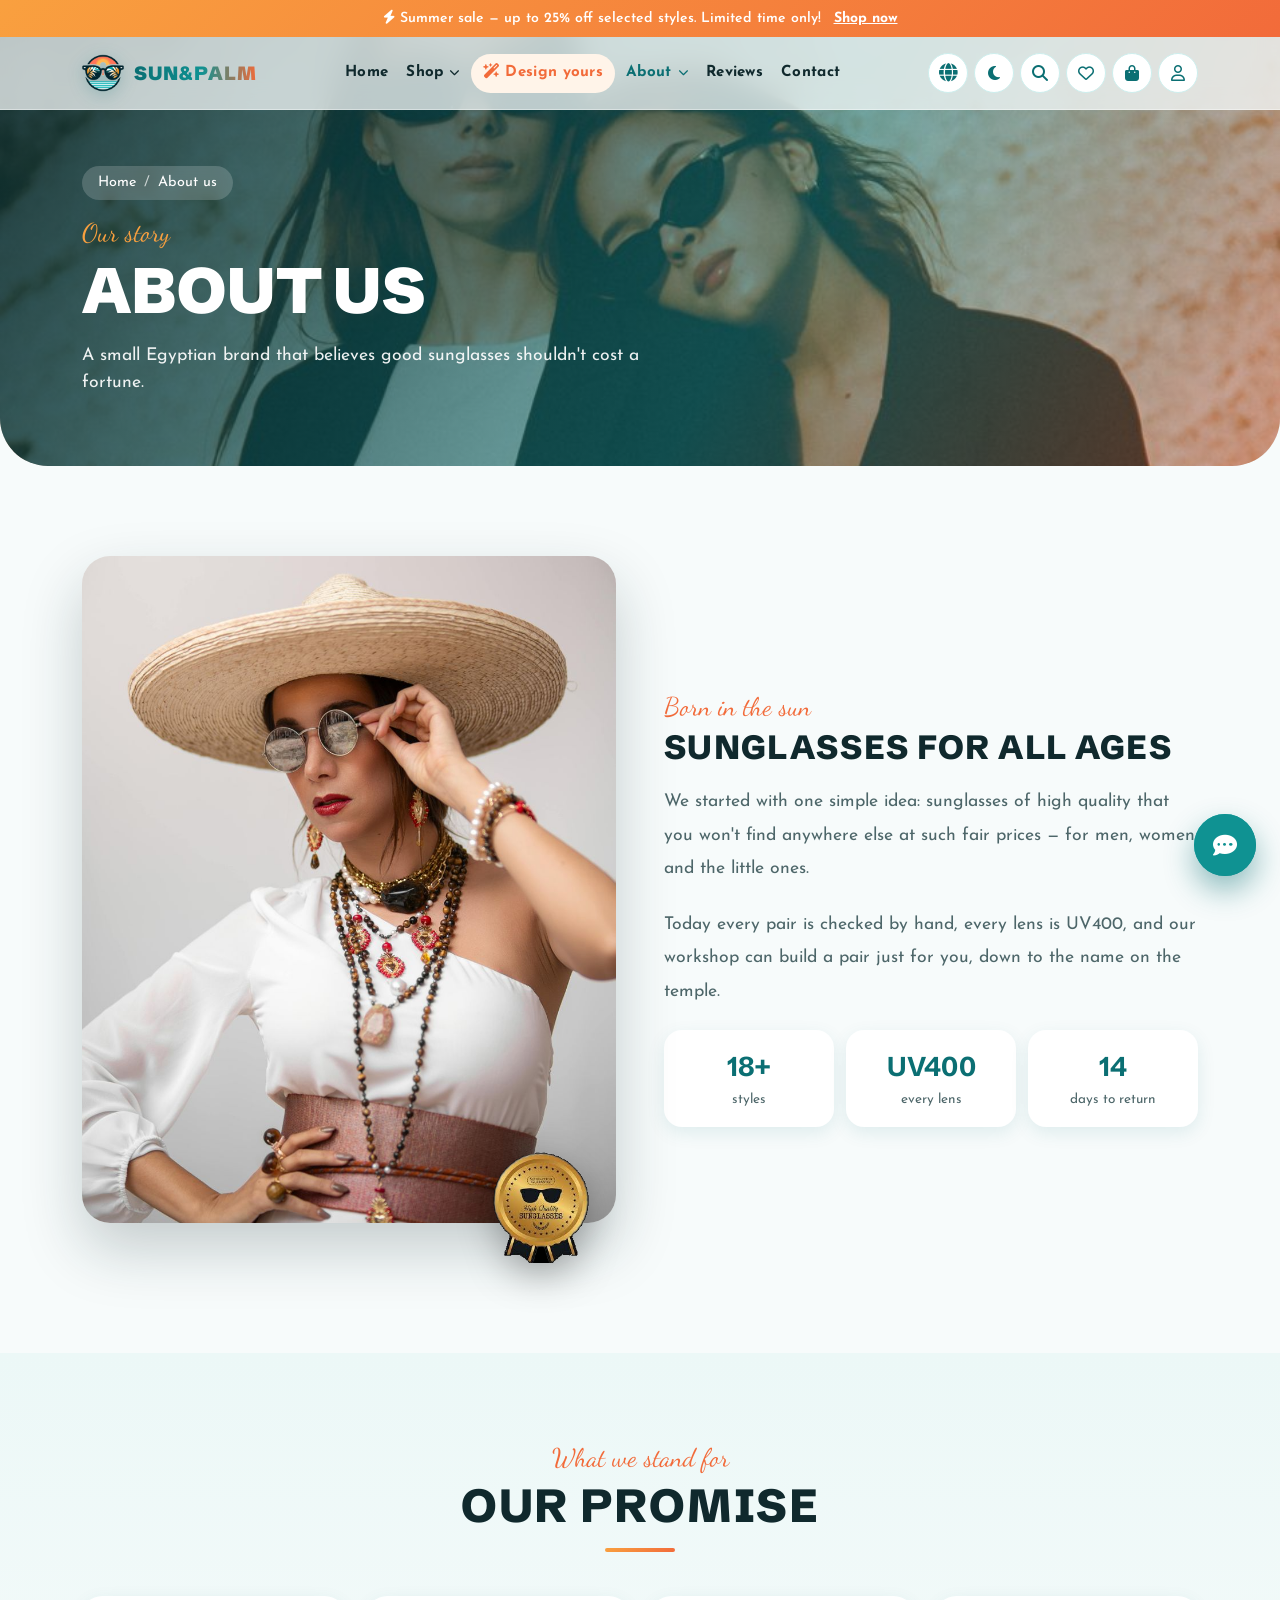
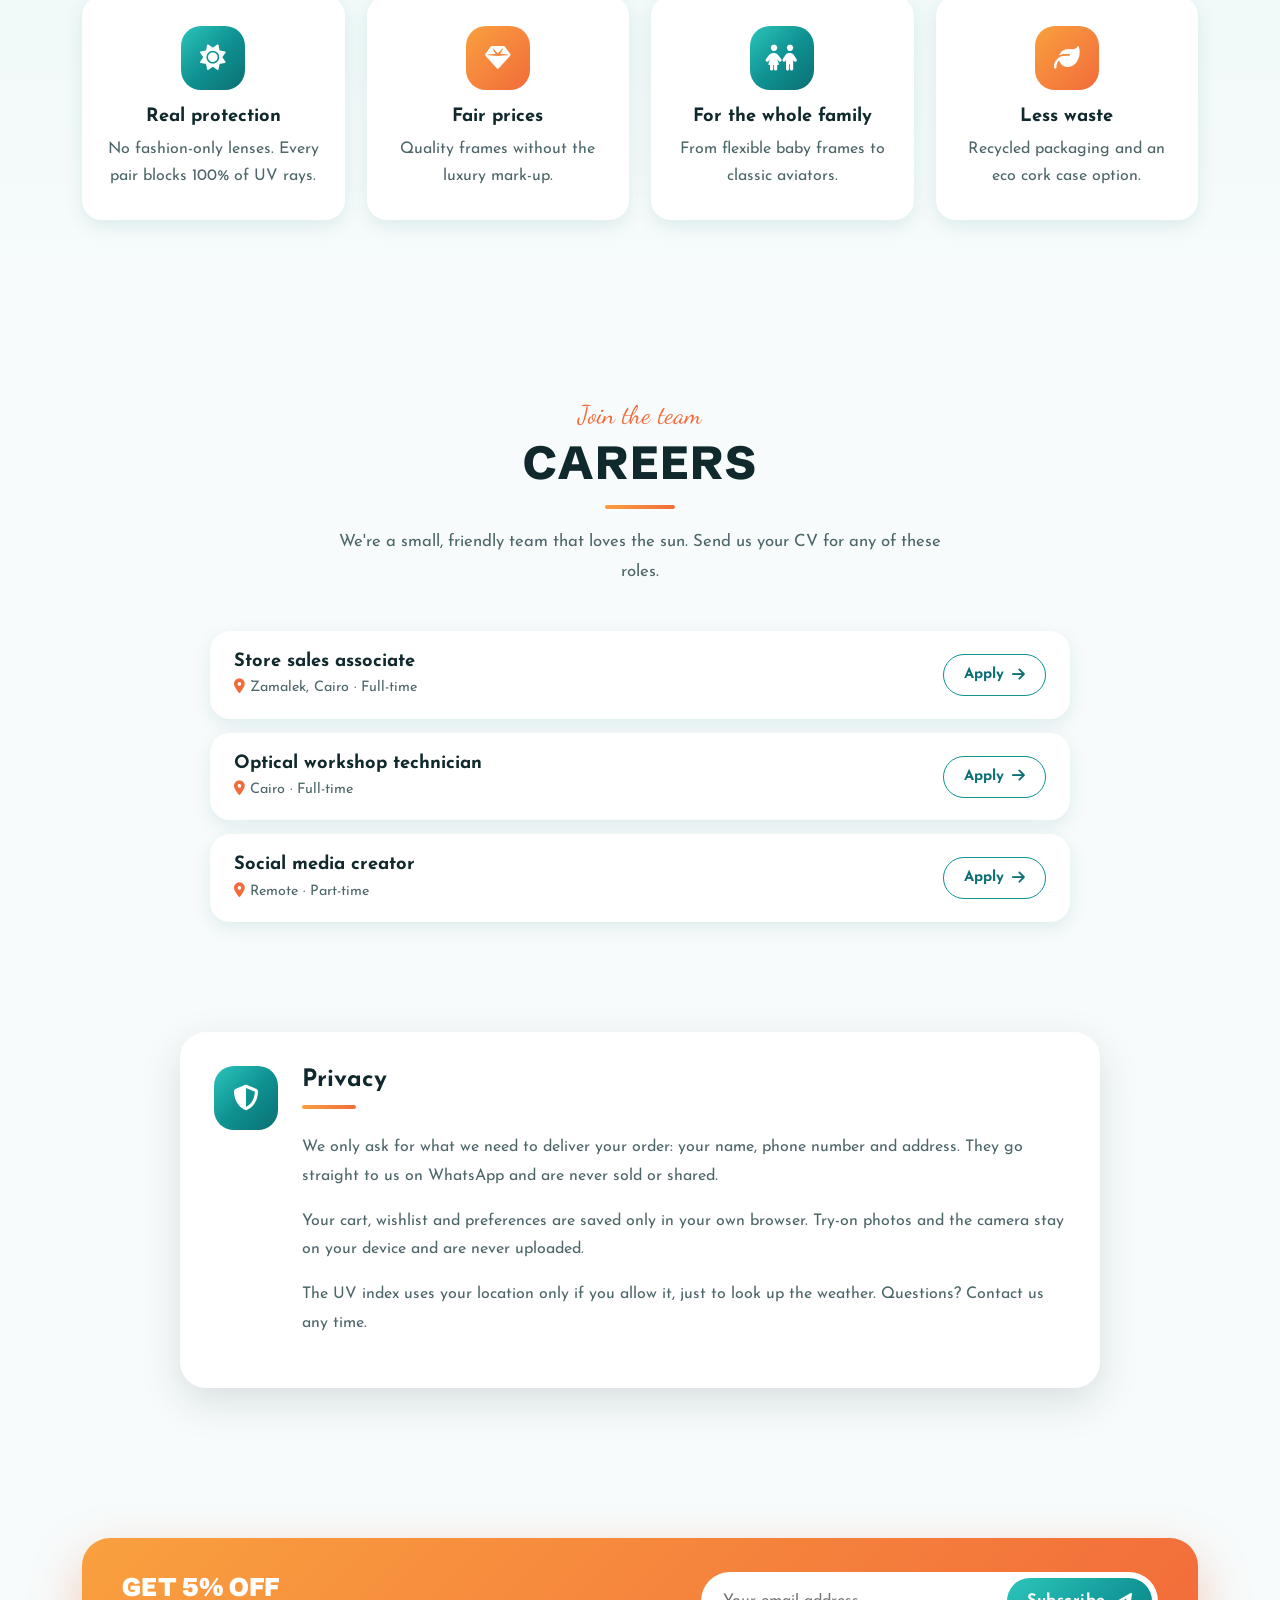
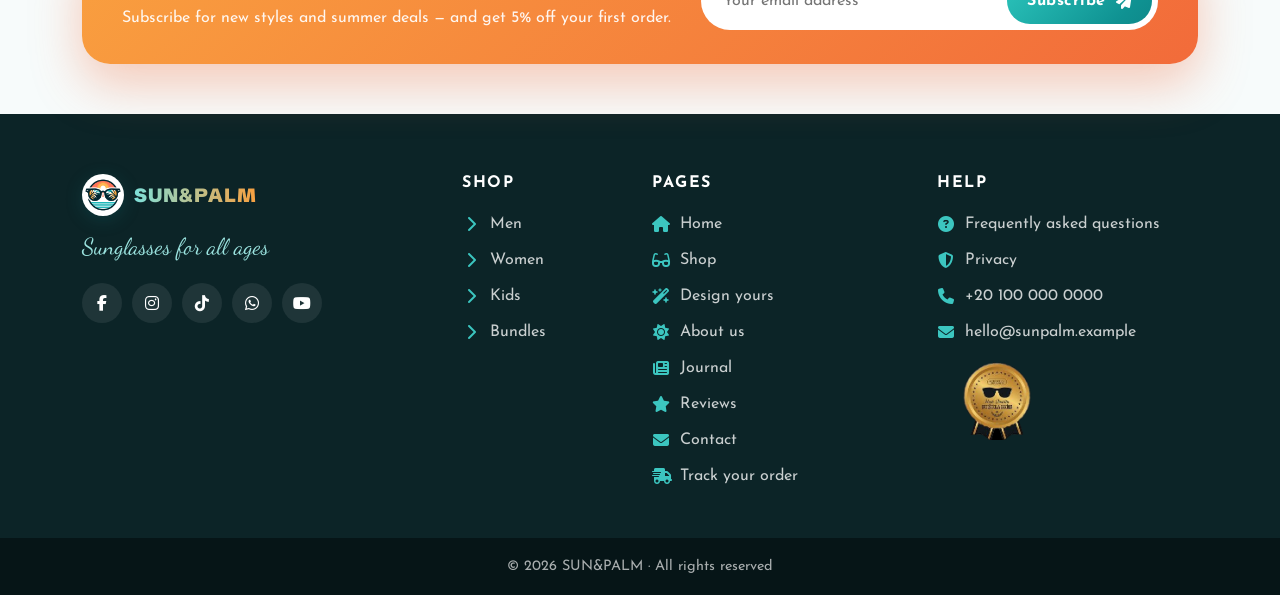
<file: about.html>
<!DOCTYPE html>
<html lang="en">
<head>
  <meta charset="UTF-8">
  <meta name="viewport" content="width=device-width, initial-scale=1.0">
  <meta name="description" content="Our story, what we stand for, open jobs and how we handle your data.">
  <title>SUN&amp;PALM</title>

  <script>
    try {
      var theme = localStorage.getItem("sunpalm-theme");
      if (theme !== "light" && theme !== "dark") theme = matchMedia("(prefers-color-scheme: dark)").matches ? "dark" : "light";
      document.documentElement.setAttribute("data-theme", theme);
    } catch (error) {}
  </script>
  <meta name="theme-color" content="#0f9292">
  <link rel="manifest" href="manifest.webmanifest">
  <link rel="icon" href="images/icons/icon-192.png">
  <link rel="apple-touch-icon" href="images/icons/icon-192.png">
  <link rel="stylesheet" href="css/bootstrap.min.css" id="bootstrap-css">
  <link rel="preconnect" href="https://fonts.googleapis.com">
  <link rel="preconnect" href="https://fonts.gstatic.com" crossorigin>
  <link href="https://fonts.googleapis.com/css2?family=Aref+Ruqaa:wght@400;700&family=Cairo:wght@400;600;700;800&family=Dancing+Script:wght@500..700&family=Josefin+Sans:wght@300..700&family=Schibsted+Grotesk:wght@600..900&display=swap" rel="stylesheet">
  <link rel="stylesheet" href="https://cdnjs.cloudflare.com/ajax/libs/font-awesome/6.4.0/css/all.min.css">
  <link rel="stylesheet" href="css/style.css">
</head>

<body data-page="about" data-title-key="nav.about">
  <header id="site-header"></header>

  <main>
    <section class="page-hero">
      <div class="page-hero-bg" style="background-image: url('images/pexels-arkhod-85162625-8944696.jpg')"></div>
      <div class="container">
        <nav aria-label="breadcrumb">
          <ol class="sun-breadcrumb">
            <li><a href="index.html" data-i18n="nav.home"></a></li>
            <li aria-current="page" data-i18n="nav.about"></li>
          </ol>
        </nav>
        <p class="kicker" data-i18n="about.kicker"></p>
        <h1 class="page-hero-title" data-i18n="about.title"></h1>
        <p class="page-hero-sub" data-i18n="about.subtitle"></p>
      </div>
    </section>

    <section class="section" id="story">
      <div class="container">
        <div class="row g-5 align-items-center">
          <div class="col-lg-6 reveal">
            <div class="story-art">
              <img src="images/pexels-gerardo-jaasiel-rubio-lobato-537697707-18105549.jpg" alt="" class="story-img" loading="lazy">
              <img src="images/badge-quality.png" alt="" class="story-badge" loading="lazy">
            </div>
          </div>
          <div class="col-lg-6 reveal">
            <p class="kicker" data-i18n="about.storyKicker"></p>
            <h2 class="section-title small" data-i18n="about.storyTitle"></h2>
            <p class="lead-text" data-i18n="about.story1"></p>
            <p class="lead-text" data-i18n="about.story2"></p>
            <div class="stat-row">
              <div><strong>18+</strong><span data-i18n="about.statStyles"></span></div>
              <div><strong>UV400</strong><span data-i18n="about.statUv"></span></div>
              <div><strong>14</strong><span data-i18n="about.statDays"></span></div>
            </div>
          </div>
        </div>
      </div>
    </section>

    <section class="section values-section">
      <div class="container">
        <div class="section-head reveal">
          <p class="kicker" data-i18n="about.valuesKicker"></p>
          <h2 class="section-title" data-i18n="about.valuesTitle"></h2>
        </div>
        <div class="values-grid"><div class="value-card reveal"><span class="value-ic"><i class="fa-solid fa-sun" aria-hidden="true"></i></span><h3 data-i18n="about.value1"></h3><p data-i18n="about.value1Text"></p></div><div class="value-card reveal"><span class="value-ic"><i class="fa-solid fa-gem" aria-hidden="true"></i></span><h3 data-i18n="about.value2"></h3><p data-i18n="about.value2Text"></p></div><div class="value-card reveal"><span class="value-ic"><i class="fa-solid fa-children" aria-hidden="true"></i></span><h3 data-i18n="about.value3"></h3><p data-i18n="about.value3Text"></p></div><div class="value-card reveal"><span class="value-ic"><i class="fa-solid fa-leaf" aria-hidden="true"></i></span><h3 data-i18n="about.value4"></h3><p data-i18n="about.value4Text"></p></div></div>
      </div>
    </section>

    <section class="section" id="careers">
      <div class="container">
        <div class="section-head reveal">
          <p class="kicker" data-i18n="about.careersKicker"></p>
          <h2 class="section-title" data-i18n="nav.careers"></h2>
          <p class="section-sub" data-i18n="about.careersText"></p>
        </div>
        <div class="jobs-list"><div class="job-card reveal"><div><h3 data-i18n="about.job1"></h3><p><i class="fa-solid fa-location-dot" aria-hidden="true"></i> <span data-i18n="about.job1Meta"></span></p></div><a class="btn-outline-sun" href="mailto:jobs@sunpalm.example?subject=Job%20application"><span data-i18n="about.apply"></span> <i class="fa-solid fa-arrow-right flip-rtl" aria-hidden="true"></i></a></div><div class="job-card reveal"><div><h3 data-i18n="about.job2"></h3><p><i class="fa-solid fa-location-dot" aria-hidden="true"></i> <span data-i18n="about.job2Meta"></span></p></div><a class="btn-outline-sun" href="mailto:jobs@sunpalm.example?subject=Job%20application"><span data-i18n="about.apply"></span> <i class="fa-solid fa-arrow-right flip-rtl" aria-hidden="true"></i></a></div><div class="job-card reveal"><div><h3 data-i18n="about.job3"></h3><p><i class="fa-solid fa-location-dot" aria-hidden="true"></i> <span data-i18n="about.job3Meta"></span></p></div><a class="btn-outline-sun" href="mailto:jobs@sunpalm.example?subject=Job%20application"><span data-i18n="about.apply"></span> <i class="fa-solid fa-arrow-right flip-rtl" aria-hidden="true"></i></a></div></div>
      </div>
    </section>

    <section class="section privacy-section" id="privacy">
      <div class="container">
        <div class="privacy-card reveal">
          <span class="value-ic"><i class="fa-solid fa-shield-halved" aria-hidden="true"></i></span>
          <div>
            <h2 class="card-title" data-i18n="about.privacyTitle"></h2>
            <p data-i18n="about.privacy1"></p>
            <p data-i18n="about.privacy2"></p>
            <p data-i18n="about.privacy3"></p>
          </div>
        </div>
      </div>
    </section>
  </main>

  <footer id="site-footer" class="site-footer"></footer>

  <script src="js/bootstrap.bundle.min.js"></script>
  <script src="js/i18n.js"></script>
  <script src="js/glasses.js"></script>
  <script src="js/store.js"></script>
  <script src="js/chatbot.js"></script>
  <script src="js/track.js"></script>
  <script src="js/compare.js"></script>
  <script src="js/quiz.js"></script>
  <script src="js/script.js"></script>
</body>
</html>
</file>
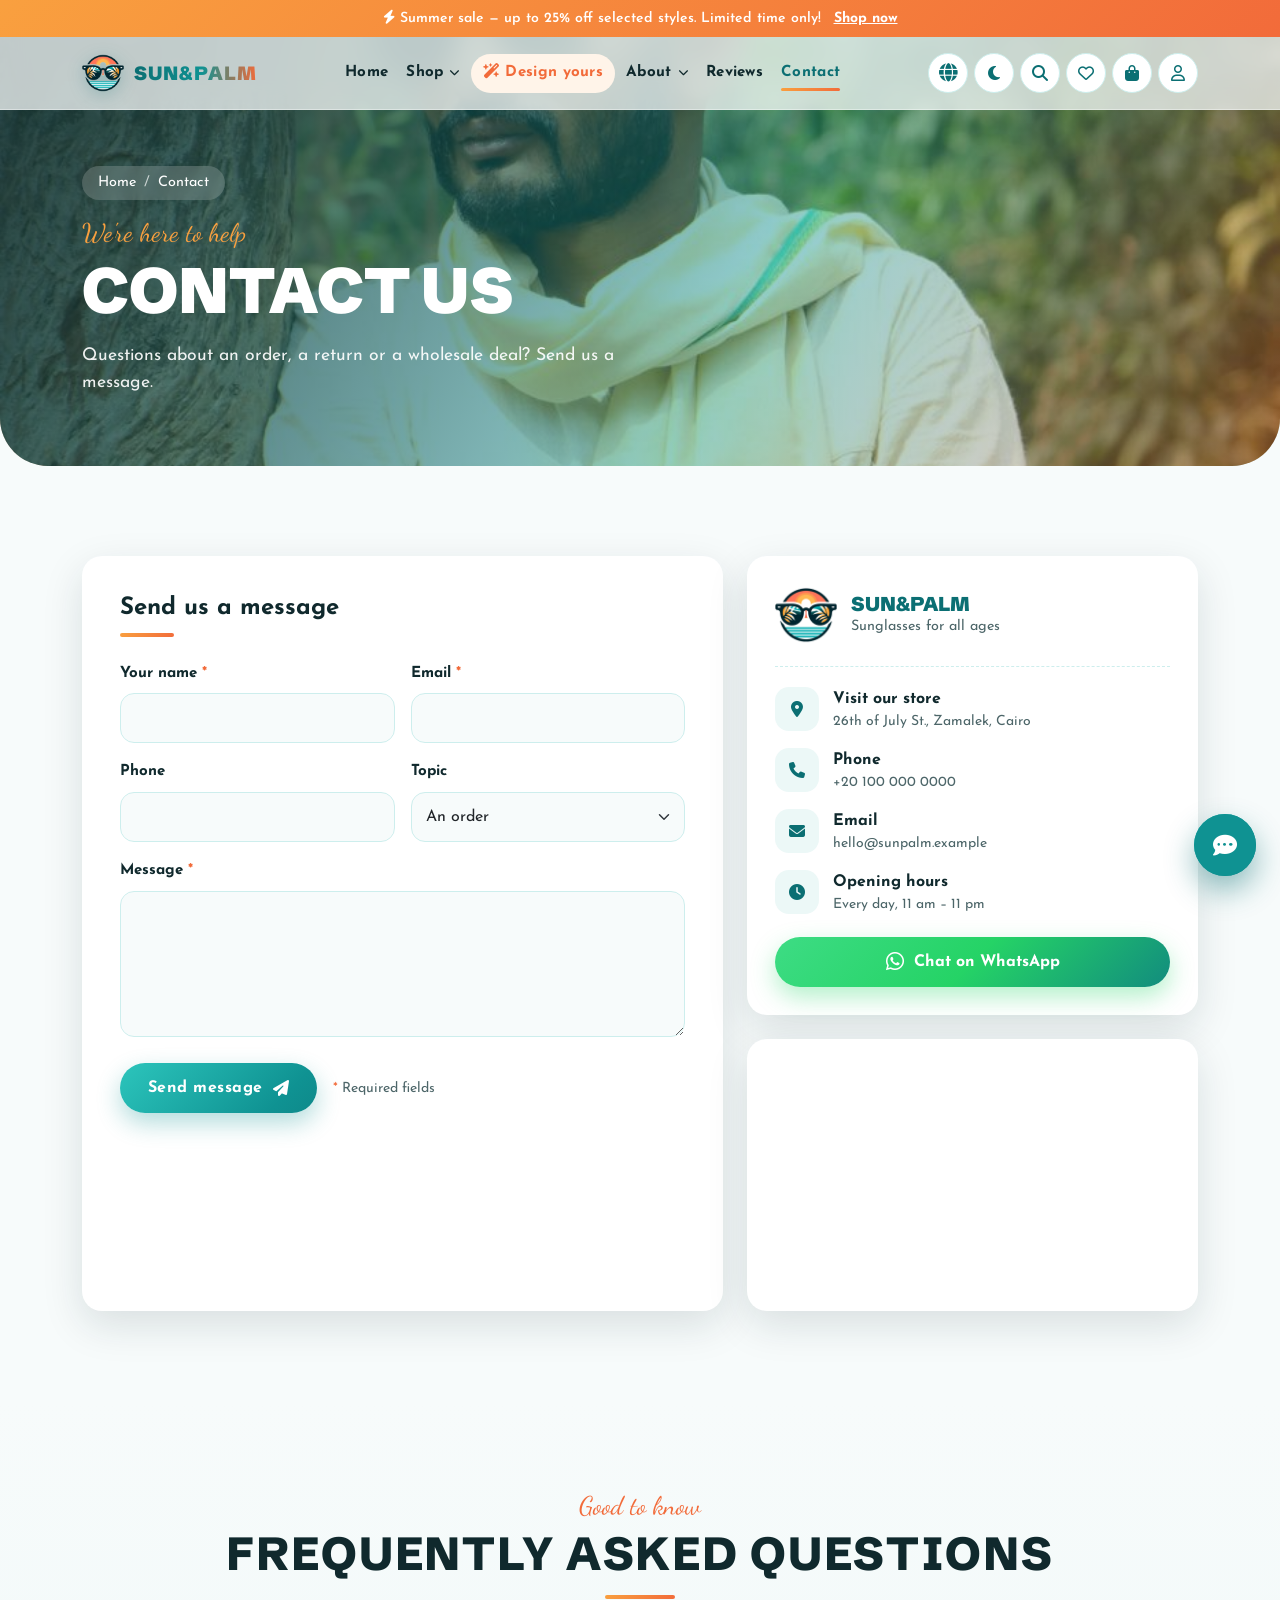
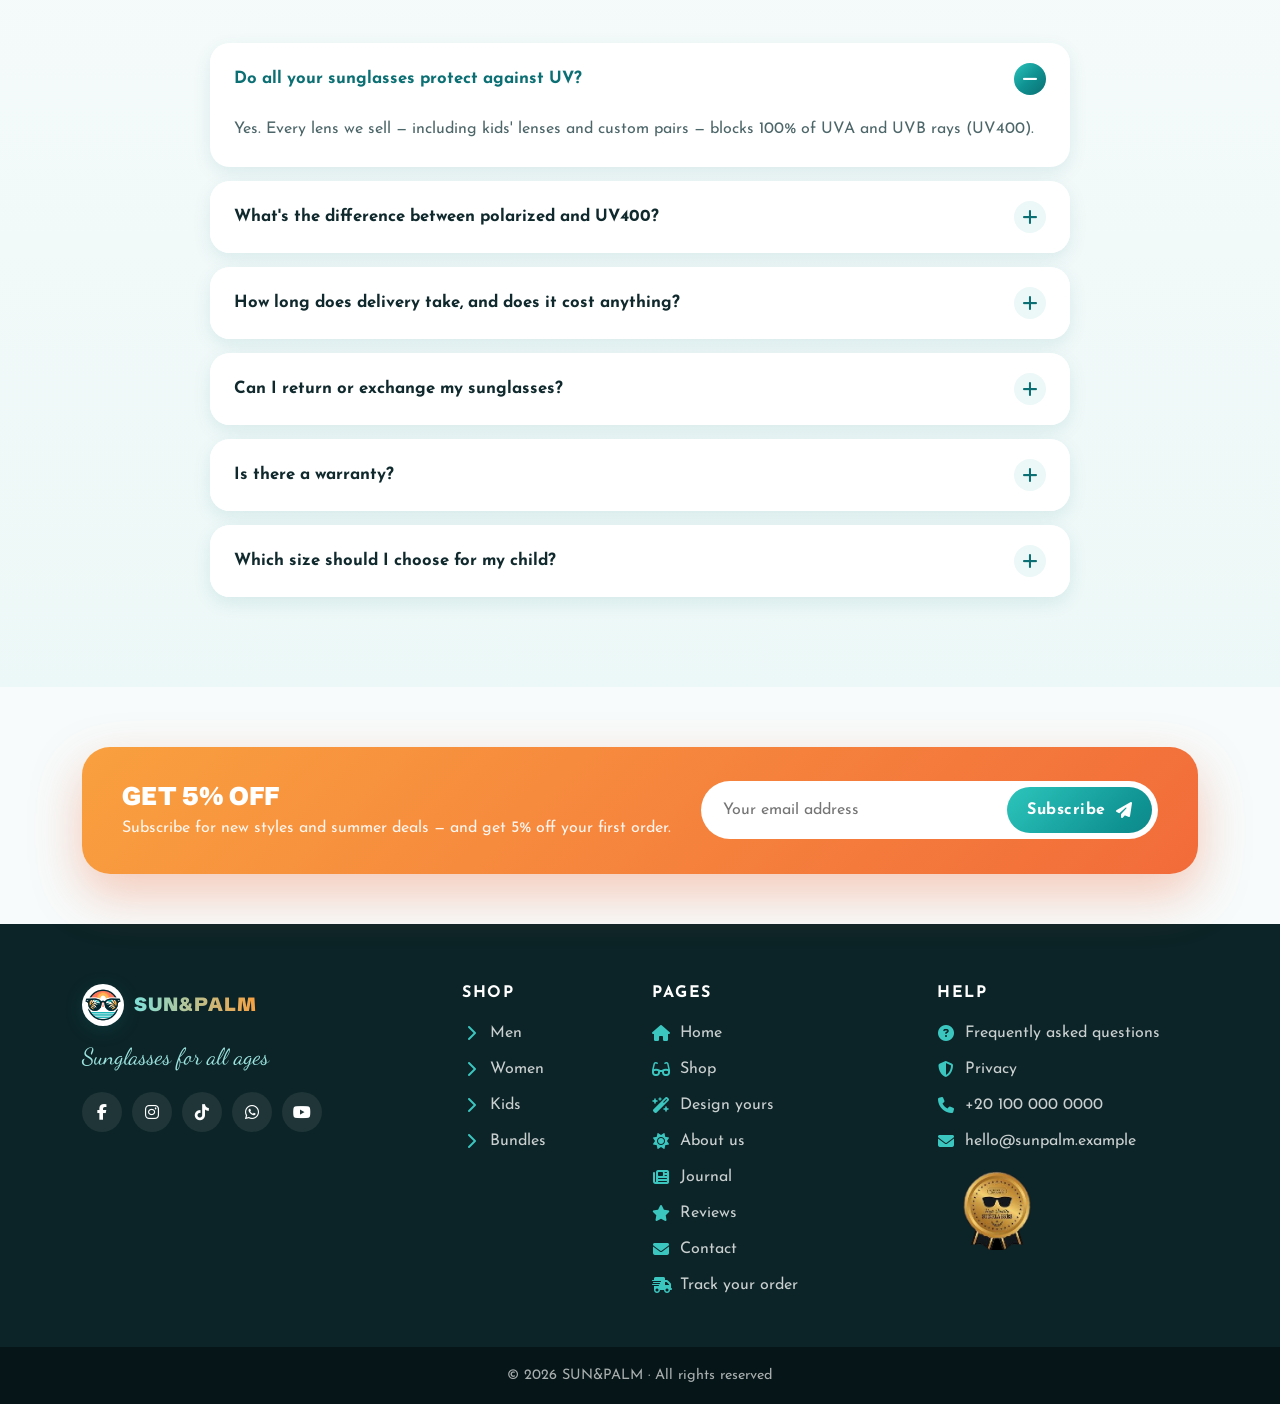
<file: contact.html>
<!DOCTYPE html>
<html lang="en">
<head>
  <meta charset="UTF-8">
  <meta name="viewport" content="width=device-width, initial-scale=1.0">
  <meta name="description" content="Contact the shop, find our store on the map and read the frequently asked questions.">
  <title>SUN&amp;PALM</title>

  <script>
    try {
      var theme = localStorage.getItem("sunpalm-theme");
      if (theme !== "light" && theme !== "dark") theme = matchMedia("(prefers-color-scheme: dark)").matches ? "dark" : "light";
      document.documentElement.setAttribute("data-theme", theme);
    } catch (error) {}
  </script>
  <meta name="theme-color" content="#0f9292">
  <link rel="manifest" href="manifest.webmanifest">
  <link rel="icon" href="images/icons/icon-192.png">
  <link rel="apple-touch-icon" href="images/icons/icon-192.png">
  <link rel="stylesheet" href="css/bootstrap.min.css" id="bootstrap-css">
  <link rel="preconnect" href="https://fonts.googleapis.com">
  <link rel="preconnect" href="https://fonts.gstatic.com" crossorigin>
  <link href="https://fonts.googleapis.com/css2?family=Aref+Ruqaa:wght@400;700&family=Cairo:wght@400;600;700;800&family=Dancing+Script:wght@500..700&family=Josefin+Sans:wght@300..700&family=Schibsted+Grotesk:wght@600..900&display=swap" rel="stylesheet">
  <link rel="stylesheet" href="https://cdnjs.cloudflare.com/ajax/libs/font-awesome/6.4.0/css/all.min.css">
  <link rel="stylesheet" href="css/style.css">
</head>

<body data-page="contact" data-title-key="nav.contact">
  <header id="site-header"></header>

  <main>
    <section class="page-hero">
      <div class="page-hero-bg" style="background-image: url('images/pexels-ratul-pal-421897581-31900370.jpg')"></div>
      <div class="container">
        <nav aria-label="breadcrumb">
          <ol class="sun-breadcrumb">
            <li><a href="index.html" data-i18n="nav.home"></a></li>
            <li aria-current="page" data-i18n="nav.contact"></li>
          </ol>
        </nav>
        <p class="kicker" data-i18n="contact.kicker"></p>
        <h1 class="page-hero-title" data-i18n="contact.title"></h1>
        <p class="page-hero-sub" data-i18n="contact.subtitle"></p>
      </div>
    </section>

    <section class="section">
      <div class="container">
        <div class="row g-4">
          <div class="col-lg-7">
            <div class="contact-card reveal">
              <form id="contactForm" novalidate>
                <h2 class="card-title" data-i18n="contact.formTitle"></h2>
                <div class="row g-3">
                  <div class="col-sm-6 field">
                    <label class="form-label" for="cName"><span data-i18n="form.name"></span> <span class="req">*</span></label>
                    <input class="form-control sun-input" id="cName" autocomplete="name" required>
                  </div>
                  <div class="col-sm-6 field">
                    <label class="form-label" for="cEmail"><span data-i18n="form.email"></span> <span class="req">*</span></label>
                    <input class="form-control sun-input" id="cEmail" type="email" autocomplete="email" required>
                  </div>
                  <div class="col-sm-6 field">
                    <label class="form-label" for="cPhone" data-i18n="form.phone"></label>
                    <input class="form-control sun-input" id="cPhone" type="tel" dir="ltr" autocomplete="tel">
                  </div>
                  <div class="col-sm-6 field">
                    <label class="form-label" for="cTopic" data-i18n="contact.topic"></label>
                    <select class="form-select sun-input" id="cTopic">
                      <option data-i18n="contact.topicOrder"></option>
                      <option data-i18n="contact.topicReturn"></option>
                      <option data-i18n="contact.topicWholesale"></option>
                      <option data-i18n="contact.topicOther"></option>
                    </select>
                  </div>
                  <div class="col-12 field">
                    <label class="form-label" for="cMessage"><span data-i18n="contact.message"></span> <span class="req">*</span></label>
                    <textarea class="form-control sun-input" id="cMessage" rows="5" required></textarea>
                  </div>
                </div>
                <div class="contact-actions">
                  <button type="submit" class="btn-sun"><span data-i18n="contact.send"></span> <i class="fa-solid fa-paper-plane flip-rtl" aria-hidden="true"></i></button>
                  <span class="req-note"><span class="req">*</span> <span data-i18n="contact.required"></span></span>
                </div>
              </form>
              <div class="contact-success" id="contactSuccess" hidden>
                <span class="success-icon"><i class="fa-solid fa-check" aria-hidden="true"></i></span>
                <h2 data-i18n="contact.thanks"></h2>
                <p data-i18n="contact.thanksText"></p>
                <p class="demo-note" data-i18n="contact.demo"></p>
                <button type="button" class="btn-outline-sun" id="contactAgain" data-i18n="contact.again"></button>
              </div>
            </div>
          </div>
          <div class="col-lg-5">
            <div class="contact-side reveal">
              <div class="side-brand">
                <img src="images/logo.png" alt="">
                <div><h3>SUN&amp;PALM</h3><p data-i18n="footer.tagline"></p></div>
              </div>
              <ul class="side-list">
                <li><span class="side-ic"><i class="fa-solid fa-location-dot" aria-hidden="true"></i></span><div><strong data-i18n="contact.visit"></strong><small data-i18n="contact.address"></small></div></li>
                <li><span class="side-ic"><i class="fa-solid fa-phone" aria-hidden="true"></i></span><div><strong data-i18n="form.phone"></strong><small><bdi>+20 100 000 0000</bdi></small></div></li>
                <li><span class="side-ic"><i class="fa-solid fa-envelope" aria-hidden="true"></i></span><div><strong data-i18n="form.email"></strong><small><bdi>hello@sunpalm.example</bdi></small></div></li>
                <li><span class="side-ic"><i class="fa-solid fa-clock" aria-hidden="true"></i></span><div><strong data-i18n="contact.hours"></strong><small data-i18n="contact.hoursText"></small></div></li>
              </ul>
              <a class="btn-whatsapp w-100" href="#" data-wa-link target="_blank" rel="noopener"><i class="fab fa-whatsapp" aria-hidden="true"></i> <span data-i18n="contact.whatsapp"></span></a>
            </div>
            <div class="map-card reveal">
              <iframe title="Map" src="https://www.openstreetmap.org/export/embed.html?bbox=31.20%2C30.02%2C31.28%2C30.07&amp;layer=mapnik" loading="lazy"></iframe>
            </div>
          </div>
        </div>
      </div>
    </section>

    <section class="section faq-section" id="faq">
      <div class="container">
        <div class="section-head reveal">
          <p class="kicker" data-i18n="faq.kicker"></p>
          <h2 class="section-title" data-i18n="faq.title"></h2>
        </div>
        <div class="faq-wrap reveal">
          <div class="accordion sun-accordion" id="faqList">
            <div class="accordion-item">
              <h3 class="accordion-header" id="faqHead1">
                <button class="accordion-button" type="button" data-bs-toggle="collapse" data-bs-target="#faq1" aria-expanded="true" aria-controls="faq1" data-i18n="faq.q1"></button>
              </h3>
              <div id="faq1" class="accordion-collapse collapse show" aria-labelledby="faqHead1" data-bs-parent="#faqList">
                <div class="accordion-body" data-i18n="faq.a1"></div>
              </div>
            </div>

            <div class="accordion-item">
              <h3 class="accordion-header" id="faqHead2">
                <button class="accordion-button collapsed" type="button" data-bs-toggle="collapse" data-bs-target="#faq2" aria-expanded="false" aria-controls="faq2" data-i18n="faq.q2"></button>
              </h3>
              <div id="faq2" class="accordion-collapse collapse" aria-labelledby="faqHead2" data-bs-parent="#faqList">
                <div class="accordion-body" data-i18n="faq.a2"></div>
              </div>
            </div>

            <div class="accordion-item">
              <h3 class="accordion-header" id="faqHead3">
                <button class="accordion-button collapsed" type="button" data-bs-toggle="collapse" data-bs-target="#faq3" aria-expanded="false" aria-controls="faq3" data-i18n="faq.q3"></button>
              </h3>
              <div id="faq3" class="accordion-collapse collapse" aria-labelledby="faqHead3" data-bs-parent="#faqList">
                <div class="accordion-body" data-i18n="faq.a3"></div>
              </div>
            </div>

            <div class="accordion-item">
              <h3 class="accordion-header" id="faqHead4">
                <button class="accordion-button collapsed" type="button" data-bs-toggle="collapse" data-bs-target="#faq4" aria-expanded="false" aria-controls="faq4" data-i18n="faq.q4"></button>
              </h3>
              <div id="faq4" class="accordion-collapse collapse" aria-labelledby="faqHead4" data-bs-parent="#faqList">
                <div class="accordion-body" data-i18n="faq.a4"></div>
              </div>
            </div>

            <div class="accordion-item">
              <h3 class="accordion-header" id="faqHead5">
                <button class="accordion-button collapsed" type="button" data-bs-toggle="collapse" data-bs-target="#faq5" aria-expanded="false" aria-controls="faq5" data-i18n="faq.q5"></button>
              </h3>
              <div id="faq5" class="accordion-collapse collapse" aria-labelledby="faqHead5" data-bs-parent="#faqList">
                <div class="accordion-body" data-i18n="faq.a5"></div>
              </div>
            </div>

            <div class="accordion-item">
              <h3 class="accordion-header" id="faqHead6">
                <button class="accordion-button collapsed" type="button" data-bs-toggle="collapse" data-bs-target="#faq6" aria-expanded="false" aria-controls="faq6" data-i18n="faq.q6"></button>
              </h3>
              <div id="faq6" class="accordion-collapse collapse" aria-labelledby="faqHead6" data-bs-parent="#faqList">
                <div class="accordion-body" data-i18n="faq.a6"></div>
              </div>
            </div>
          </div>
        </div>
      </div>
    </section>
  </main>

  <footer id="site-footer" class="site-footer"></footer>

  <script src="js/bootstrap.bundle.min.js"></script>
  <script src="js/i18n.js"></script>
  <script src="js/glasses.js"></script>
  <script src="js/store.js"></script>
  <script src="js/chatbot.js"></script>
  <script src="js/track.js"></script>
  <script src="js/compare.js"></script>
  <script src="js/quiz.js"></script>
  <script src="js/script.js"></script>
</body>
</html>
</file>
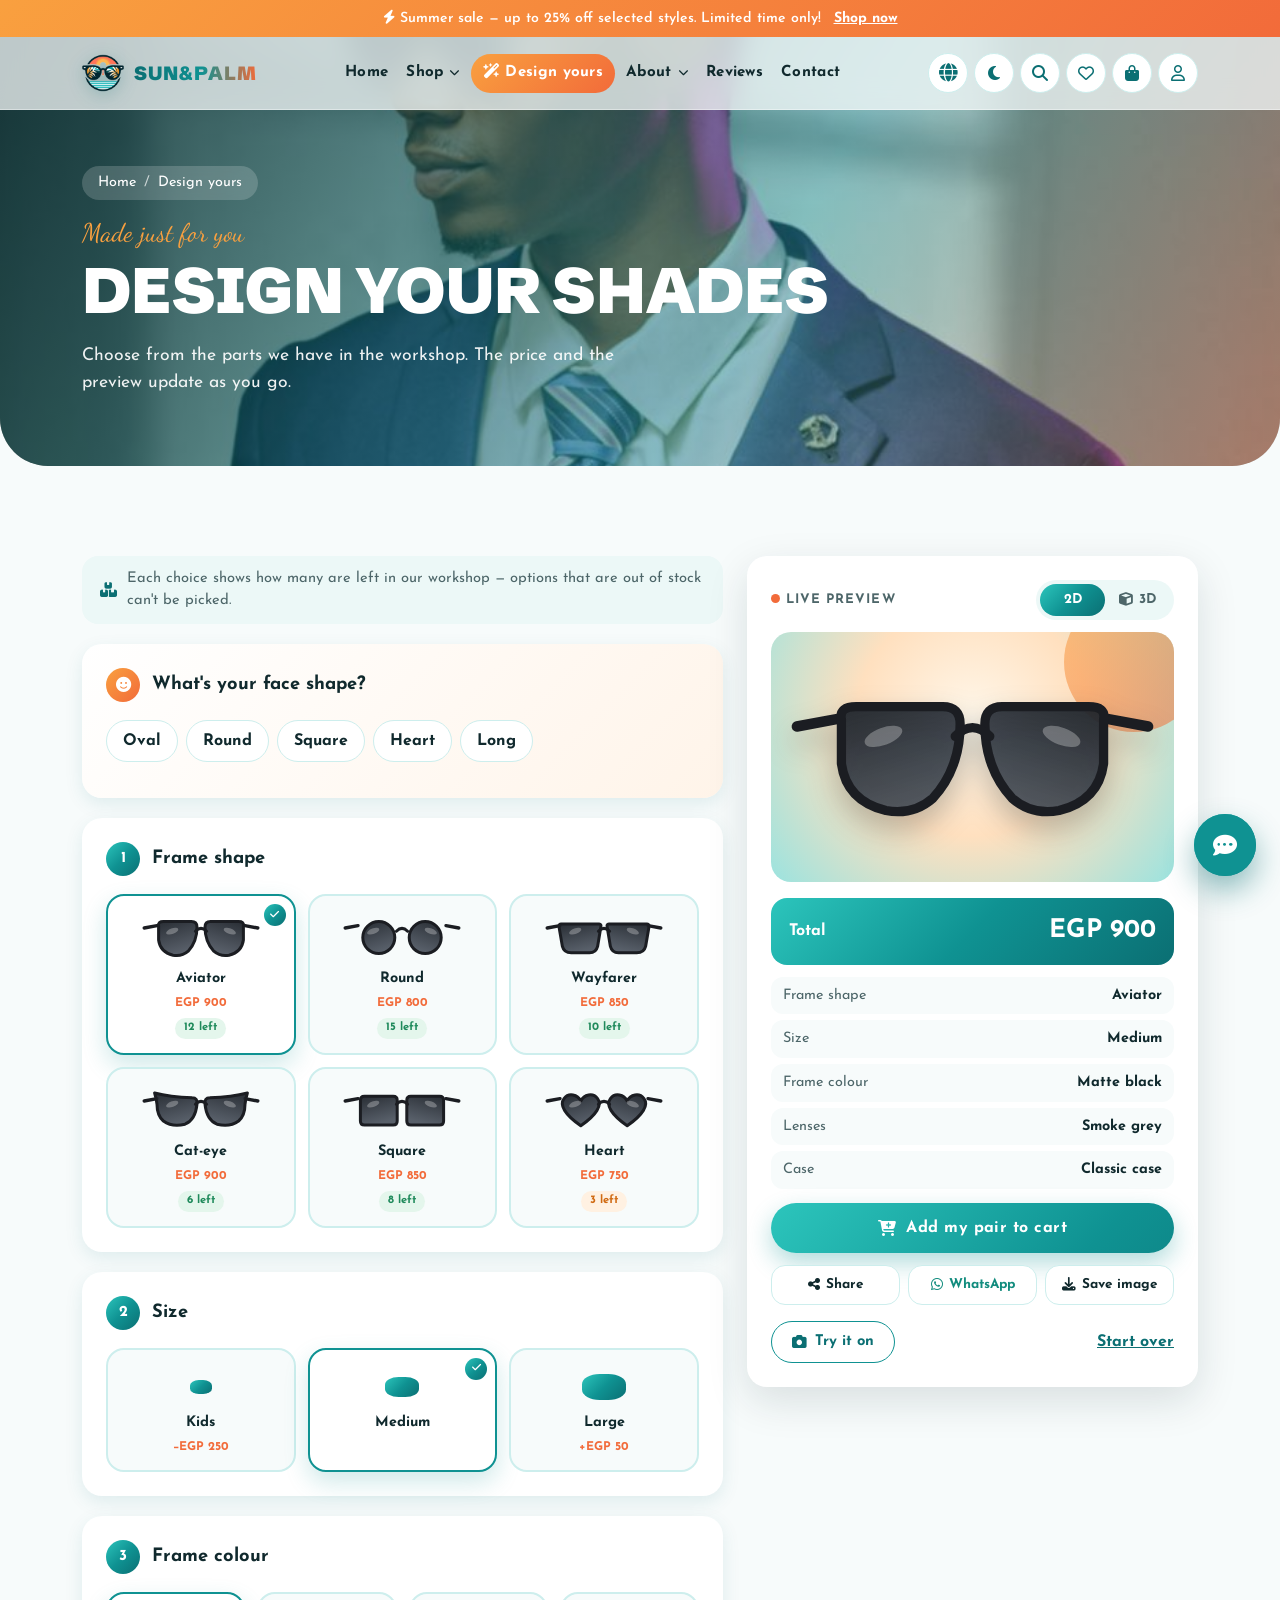
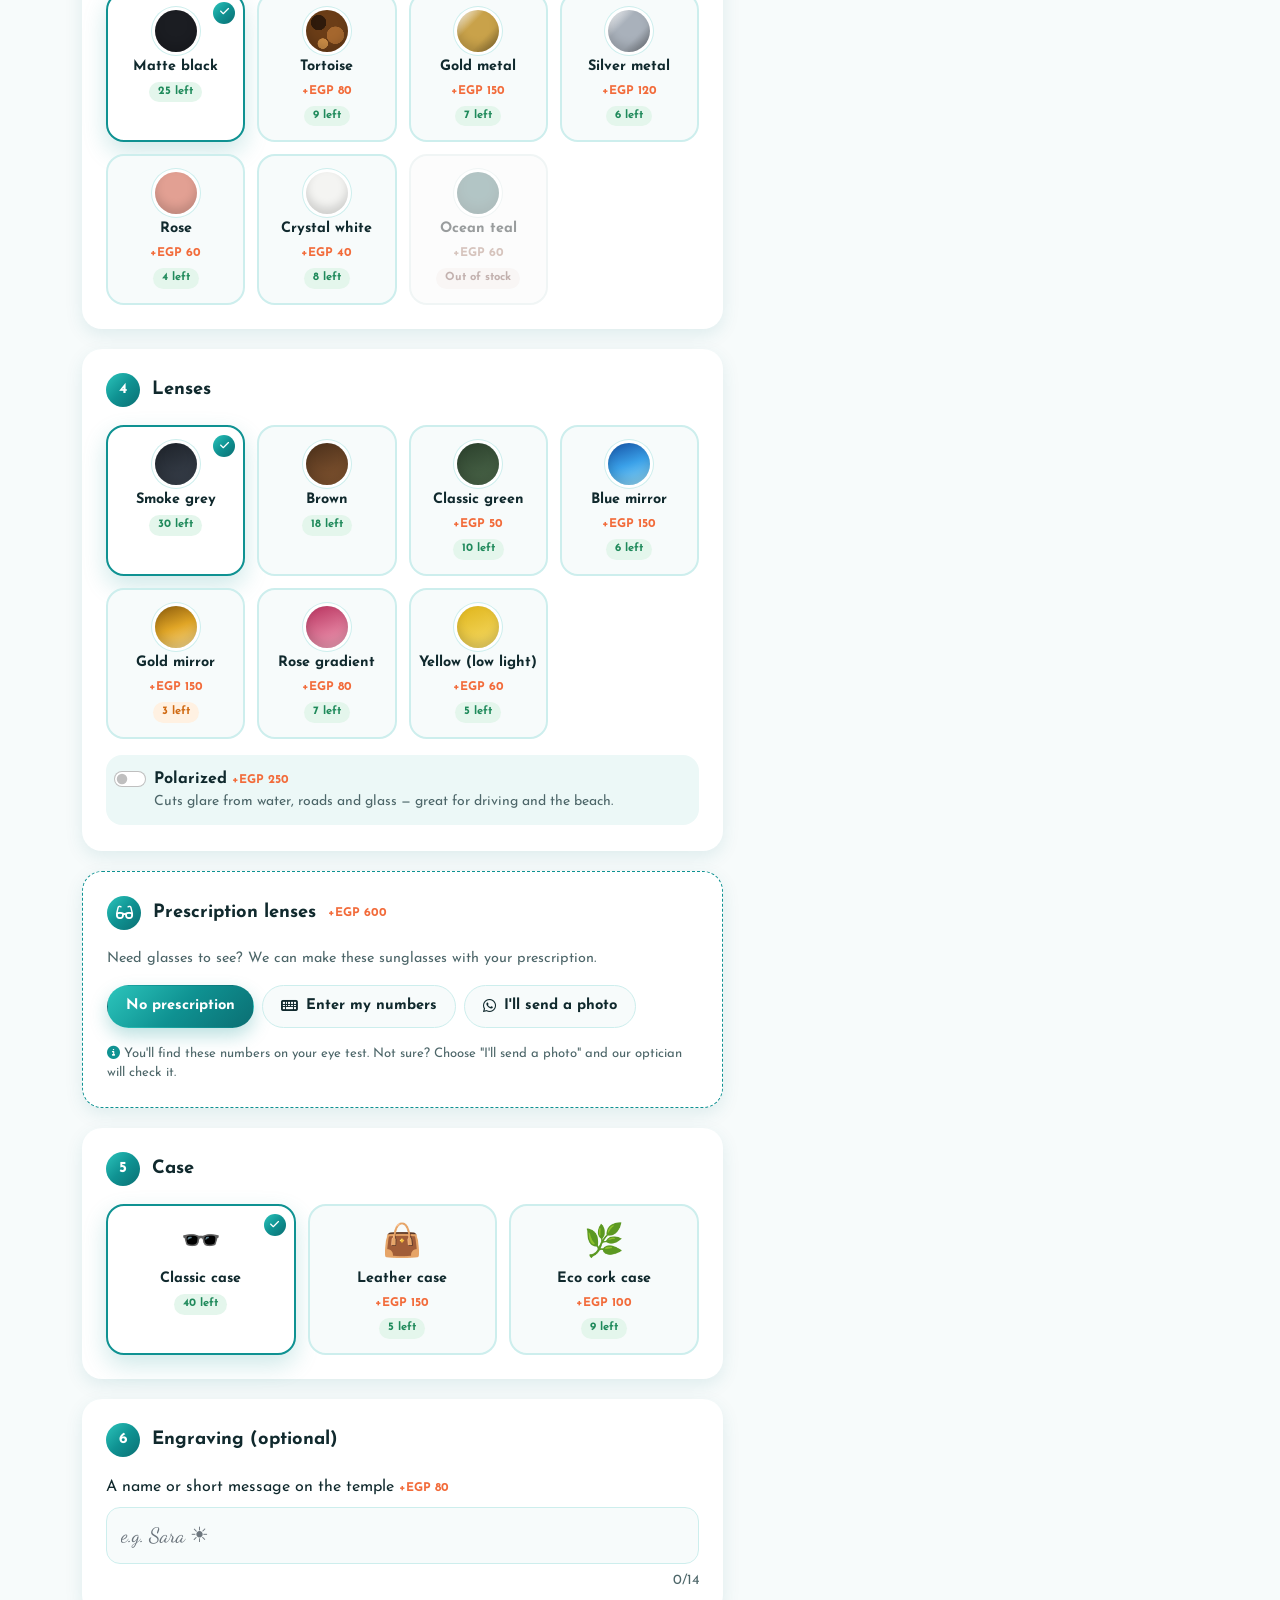
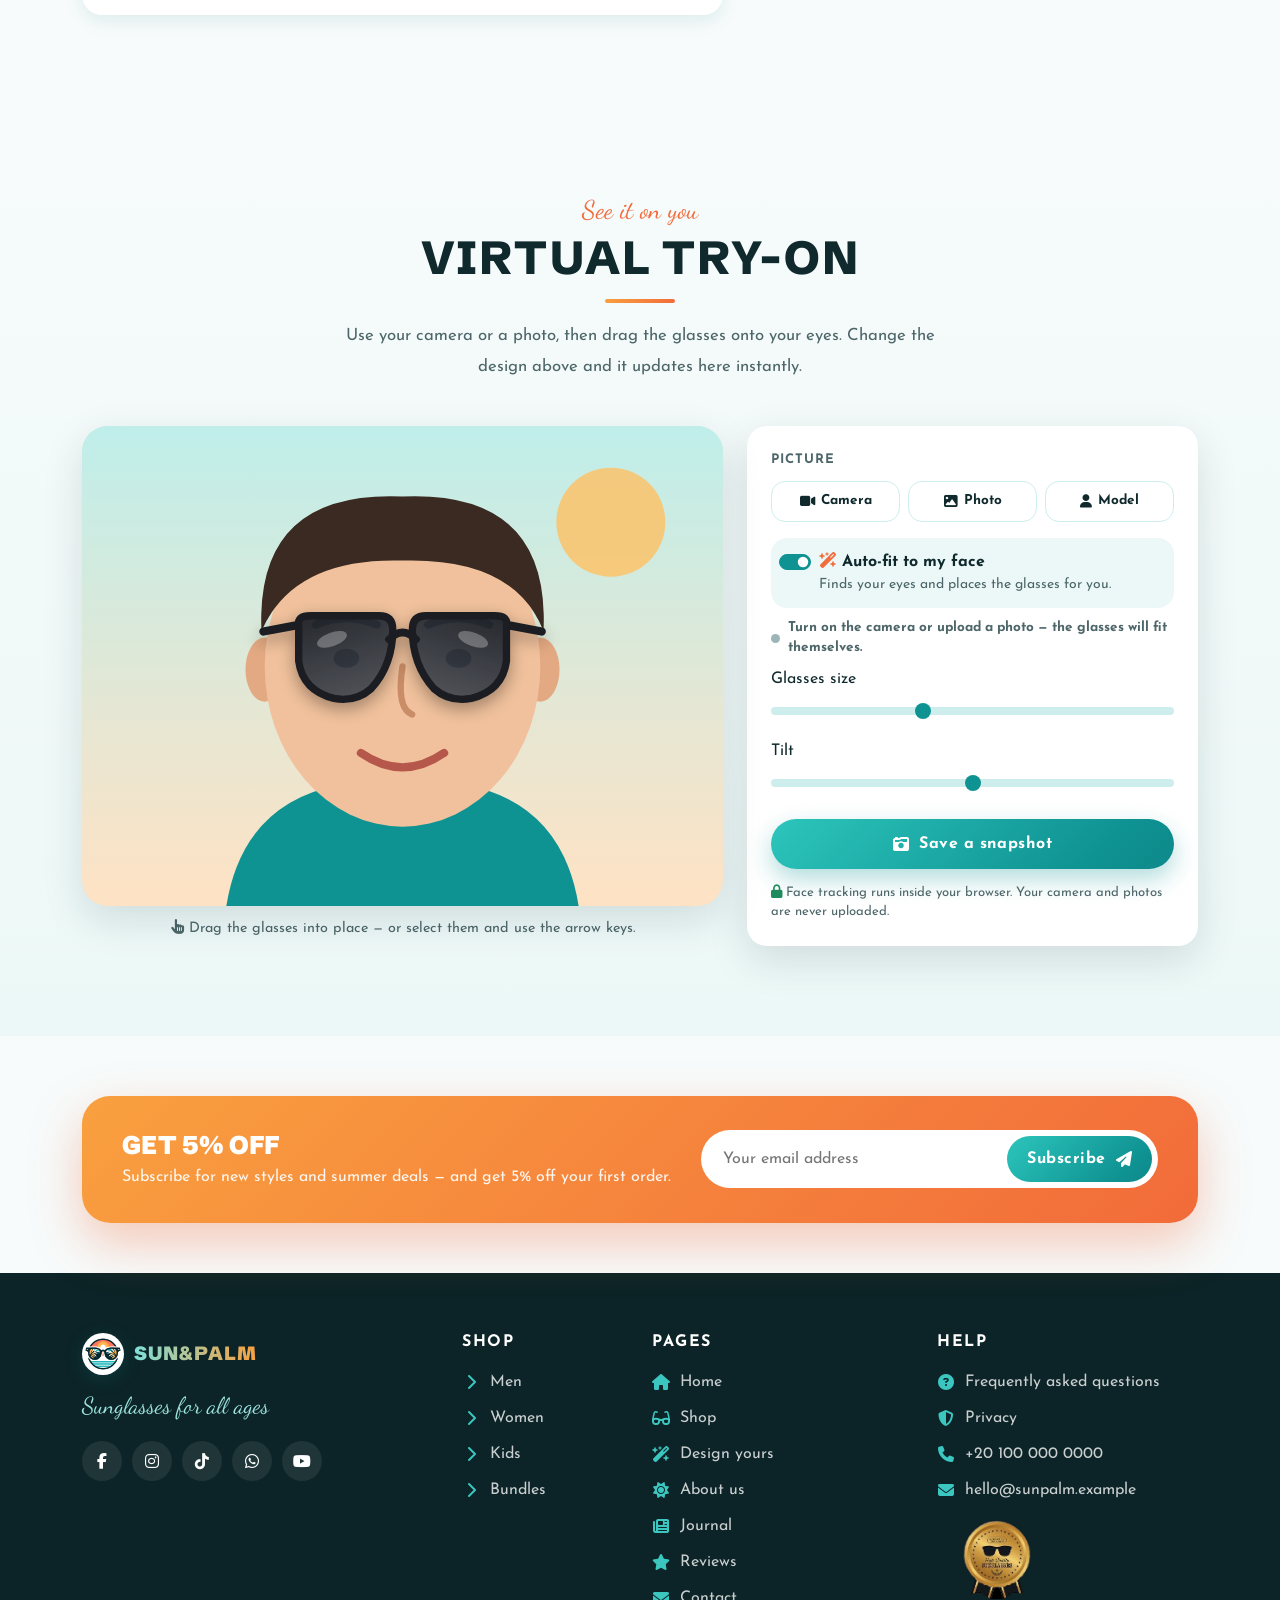
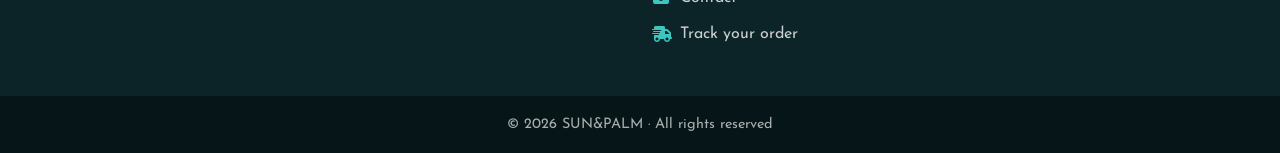
<file: designer.html>
<!DOCTYPE html>
<html lang="en">
<head>
  <meta charset="UTF-8">
  <meta name="viewport" content="width=device-width, initial-scale=1.0">
  <meta name="description" content="Design your own sunglasses: frame shape, colour, lenses, polarized option, engraving and case. Try them on with your camera.">
  <title>SUN&amp;PALM</title>

  <script>
    try {
      var theme = localStorage.getItem("sunpalm-theme");
      if (theme !== "light" && theme !== "dark") theme = matchMedia("(prefers-color-scheme: dark)").matches ? "dark" : "light";
      document.documentElement.setAttribute("data-theme", theme);
    } catch (error) {}
  </script>
  <script type="importmap">
    { "imports": { "three": "https://cdn.jsdelivr.net/npm/three@0.160.0/build/three.module.js", "three/addons/": "https://cdn.jsdelivr.net/npm/three@0.160.0/examples/jsm/" } }
  </script>
  <meta name="theme-color" content="#0f9292">
  <link rel="manifest" href="manifest.webmanifest">
  <link rel="icon" href="images/icons/icon-192.png">
  <link rel="apple-touch-icon" href="images/icons/icon-192.png">
  <link rel="stylesheet" href="css/bootstrap.min.css" id="bootstrap-css">
  <link rel="preconnect" href="https://fonts.googleapis.com">
  <link rel="preconnect" href="https://fonts.gstatic.com" crossorigin>
  <link href="https://fonts.googleapis.com/css2?family=Aref+Ruqaa:wght@400;700&family=Cairo:wght@400;600;700;800&family=Dancing+Script:wght@500..700&family=Josefin+Sans:wght@300..700&family=Schibsted+Grotesk:wght@600..900&display=swap" rel="stylesheet">
  <link rel="stylesheet" href="https://cdnjs.cloudflare.com/ajax/libs/font-awesome/6.4.0/css/all.min.css">
  <link rel="stylesheet" href="css/style.css">
</head>

<body data-page="designer" data-title-key="nav.designer">
  <header id="site-header"></header>

  <main>
    <section class="page-hero">
      <div class="page-hero-bg" style="background-image: url('images/pexels-kazys-photography-2151238955-31882325.jpg')"></div>
      <div class="container">
        <nav aria-label="breadcrumb">
          <ol class="sun-breadcrumb">
            <li><a href="index.html" data-i18n="nav.home"></a></li>
            <li aria-current="page" data-i18n="nav.designer"></li>
          </ol>
        </nav>
        <p class="kicker" data-i18n="design.kicker"></p>
        <h1 class="page-hero-title" data-i18n="design.title"></h1>
        <p class="page-hero-sub" data-i18n="design.subtitle"></p>
      </div>
    </section>

    <section class="section">
      <div class="container">
        <div class="row g-4">
          <div class="col-lg-7">
            <p class="stock-note"><i class="fa-solid fa-boxes-stacked" aria-hidden="true"></i> <span data-i18n="design.stockNote"></span></p>
            <div class="builder-steps">
              <div class="step-card face-card">
                <h2 class="step-title"><span class="step-num"><i class="fa-solid fa-face-smile" aria-hidden="true"></i></span><span data-i18n="finder.question"></span></h2>
                <div class="face-pick-row">
                  <button type="button" class="face-chip" data-face-pick="oval" aria-pressed="false" data-i18n="face.oval"></button>
                  <button type="button" class="face-chip" data-face-pick="round" aria-pressed="false" data-i18n="face.round"></button>
                  <button type="button" class="face-chip" data-face-pick="square" aria-pressed="false" data-i18n="face.square"></button>
                  <button type="button" class="face-chip" data-face-pick="heart" aria-pressed="false" data-i18n="face.heart"></button>
                  <button type="button" class="face-chip" data-face-pick="oblong" aria-pressed="false" data-i18n="face.oblong"></button>
                </div>
                <p class="finder-tip" id="faceHint" hidden></p>
              </div>
              <div class="step-card">
                <h2 class="step-title"><span class="step-num">1</span><span data-i18n="design.stepShape"></span></h2>
                <div class="opt-grid opt-grid-shape" id="optShape"></div>
              </div>
              <div class="step-card">
                <h2 class="step-title"><span class="step-num">2</span><span data-i18n="design.stepSize"></span></h2>
                <div class="opt-grid opt-grid-3" id="optSize"></div>
              </div>
              <div class="step-card">
                <h2 class="step-title"><span class="step-num">3</span><span data-i18n="design.stepFrame"></span></h2>
                <div class="opt-grid" id="optFrame"></div>
              </div>
              <div class="step-card">
                <h2 class="step-title"><span class="step-num">4</span><span data-i18n="design.stepLens"></span></h2>
                <div class="opt-grid" id="optLens"></div>
                <div class="form-check form-switch extra-switch mt-3">
                  <input class="form-check-input" type="checkbox" id="polInput">
                  <label class="form-check-label" for="polInput"><strong data-i18n="design.polarized"></strong> <span class="opt-price">+<span id="polPrice"></span></span><small data-i18n="design.polHint"></small></label>
                </div>
              </div>
              <div class="step-card rx-card" id="rxStep">
                <h2 class="step-title"><span class="step-num"><i class="fa-solid fa-glasses" aria-hidden="true"></i></span><span data-i18n="rx.title"></span> <span class="opt-price">+<span id="rxPrice"></span></span></h2>
                <p class="rx-intro" data-i18n="rx.intro"></p>
                <div class="pill-group mb-3">
                  <input type="radio" class="btn-check" name="rxMode" id="rxNone" value="none" checked><label class="pill-choice" for="rxNone" data-i18n="rx.none"></label>
                  <input type="radio" class="btn-check" name="rxMode" id="rxManualMode" value="manual"><label class="pill-choice" for="rxManualMode"><i class="fa-solid fa-keyboard" aria-hidden="true"></i> <span data-i18n="rx.manual"></span></label>
                  <input type="radio" class="btn-check" name="rxMode" id="rxPhotoMode" value="photo"><label class="pill-choice" for="rxPhotoMode"><i class="fab fa-whatsapp" aria-hidden="true"></i> <span data-i18n="rx.photo"></span></label>
                </div>
                <div class="rx-manual" id="rxManual" hidden></div>
                <p class="rx-note" id="rxPhotoNote" hidden><i class="fa-solid fa-camera" aria-hidden="true"></i> <span data-i18n="rx.photoHelp"></span></p>
                <p class="rx-help"><i class="fa-solid fa-circle-info" aria-hidden="true"></i> <span data-i18n="rx.help"></span></p>
              </div>
              <div class="step-card">
                <h2 class="step-title"><span class="step-num">5</span><span data-i18n="design.stepCase"></span></h2>
                <div class="opt-grid opt-grid-3" id="optCase"></div>
              </div>
              <div class="step-card">
                <h2 class="step-title"><span class="step-num">6</span><span data-i18n="design.stepEngrave"></span></h2>
                <label class="form-label" for="engraveInput"><span data-i18n="design.engraveLabel"></span> <span class="opt-price">+<span id="engravePrice"></span></span></label>
                <input type="text" class="form-control sun-input engrave-input" id="engraveInput" data-i18n-placeholder="design.engravePh">
                <small class="msg-count" id="engraveCount">0/14</small>
              </div>
            </div>
          </div>

          <div class="col-lg-5">
            <aside class="preview-card">
              <div class="preview-top">
                <p class="side-label m-0"><span class="live-dot"></span><span data-i18n="design.preview"></span></p>
                <div class="view-toggle" role="group" data-i18n-aria="view3d.cta">
                  <button type="button" data-view="2d" class="active" aria-pressed="true">2D</button>
                  <button type="button" data-view="3d" aria-pressed="false"><i class="fa-solid fa-cube" aria-hidden="true"></i> 3D</button>
                  <span class="view-thumb" aria-hidden="true"></span>
                </div>
              </div>
              <div class="design-stage" id="designStageBox">
                <div class="design-3d" id="design3d" hidden>
                  <p class="view3d-loading" id="view3dStatus"><span class="spinner-border spinner-border-sm" role="status"></span> <span data-i18n="view3d.loading"></span></p>
                  <button type="button" class="view3d-reset" id="view3dReset" data-i18n-aria="view3d.reset"><i class="fa-solid fa-rotate-left" aria-hidden="true"></i></button>
                </div>
                <span class="pol-badge" id="polBadge" hidden><i class="fa-solid fa-circle-half-stroke" aria-hidden="true"></i> <span data-i18n="design.polarized"></span></span>
                <div id="designStage"></div>
                <div class="engrave-preview" id="engravePreview" hidden><span id="engraveText"></span></div>
              </div>
              <p class="view3d-hint" id="view3dHint" hidden><i class="fa-solid fa-hand-pointer" aria-hidden="true"></i> <span data-i18n="view3d.hint"></span></p>
              <div class="design-price"><span data-i18n="cart.total"></span><strong id="designPrice"></strong></div>
              <ul class="design-summary" id="designSummary"></ul>
              <p class="design-warning" id="designWarning" hidden></p>
              <button type="button" class="btn-sun w-100 justify-content-center" id="designAdd"><i class="fa-solid fa-cart-plus" aria-hidden="true"></i> <span data-i18n="design.add"></span></button>
              <div class="share-row">
                <button type="button" class="share-btn" id="designShare"><i class="fa-solid fa-share-nodes" aria-hidden="true"></i> <span data-i18n="design.share"></span></button>
                <button type="button" class="share-btn wa" id="designWhatsapp"><i class="fab fa-whatsapp" aria-hidden="true"></i> WhatsApp</button>
                <button type="button" class="share-btn" id="designDownload"><i class="fa-solid fa-download" aria-hidden="true"></i> <span data-i18n="design.download"></span></button>
              </div>
              <div class="preview-links">
                <a href="#tryon" class="btn-outline-sun"><i class="fa-solid fa-camera" aria-hidden="true"></i> <span data-i18n="tryon.cta"></span></a>
                <button type="button" class="link-btn" id="designReset" data-i18n="design.reset"></button>
              </div>
            </aside>
          </div>
        </div>
      </div>
    </section>

    <!-- Virtual try-on -->
    <section class="section tryon-section" id="tryon">
      <div class="container">
        <div class="section-head reveal">
          <p class="kicker" data-i18n="tryon.kicker"></p>
          <h2 class="section-title" data-i18n="tryon.title"></h2>
          <p class="section-sub" data-i18n="tryon.text"></p>
        </div>
        <div class="row g-4 align-items-start">
          <div class="col-lg-7">
            <div class="try-stage" id="tryStage" data-mode="model">
              <svg id="tryModel" class="try-model" xmlns="http://www.w3.org/2000/svg" viewBox="0 0 400 300" preserveAspectRatio="xMidYMid slice" aria-hidden="true">
                <defs>
                  <linearGradient id="skyBg" x1="0" y1="0" x2="0" y2="1"><stop offset="0" stop-color="#bfeeea"/><stop offset="1" stop-color="#ffe2c4"/></linearGradient>
                </defs>
                <rect width="400" height="300" fill="url(#skyBg)"/>
                <circle cx="330" cy="60" r="34" fill="#ffc163" opacity="0.8"/>
                <path d="M90,300 Q100,236 160,224 L240,224 Q300,236 310,300Z" fill="#0f9292"/>
                <rect x="180" y="200" width="40" height="34" rx="12" fill="#e8b48e"/>
                <ellipse cx="114" cy="152" rx="12" ry="20" fill="#e3a982"/>
                <ellipse cx="286" cy="152" rx="12" ry="20" fill="#e3a982"/>
                <ellipse cx="200" cy="150" rx="86" ry="100" fill="#f0c19c"/>
                <path d="M112,128 Q108,40 200,44 Q292,40 288,128 Q270,82 200,84 Q132,82 112,128Z" fill="#3a2a22"/>
                <path d="M146,124 Q165,116 184,124" stroke="#3a2a22" stroke-width="5" fill="none" stroke-linecap="round"/>
                <path d="M216,124 Q235,116 254,124" stroke="#3a2a22" stroke-width="5" fill="none" stroke-linecap="round"/>
                <ellipse cx="165" cy="145" rx="8" ry="6" fill="#3a2a22"/>
                <ellipse cx="235" cy="145" rx="8" ry="6" fill="#3a2a22"/>
                <path d="M200,150 Q196,176 206,180" stroke="#c98d68" stroke-width="4" fill="none" stroke-linecap="round"/>
                <path d="M174,204 Q200,222 226,204" stroke="#b5574a" stroke-width="5" fill="none" stroke-linecap="round"/>
              </svg>
              <video id="tryVideo" class="try-video" playsinline muted></video>
              <img id="tryPhoto" class="try-photo" alt="">
              <img id="tryGlasses" class="try-glasses" alt="" tabindex="0" draggable="false" data-i18n-aria="tryon.drag">
            </div>
            <p class="try-hint"><i class="fa-solid fa-hand-pointer" aria-hidden="true"></i> <span data-i18n="tryon.hint"></span></p>
          </div>
          <div class="col-lg-5">
            <div class="try-panel">
              <p class="side-label" data-i18n="tryon.source"></p>
              <div class="try-sources">
                <button type="button" class="share-btn" id="tryCamera"><i class="fa-solid fa-video" aria-hidden="true"></i> <span data-i18n="tryon.camera"></span></button>
                <label class="share-btn" for="tryUpload"><i class="fa-solid fa-image" aria-hidden="true"></i> <span data-i18n="tryon.upload"></span></label>
                <input type="file" id="tryUpload" accept="image/*" hidden>
                <button type="button" class="share-btn" id="tryModelBtn"><i class="fa-solid fa-user" aria-hidden="true"></i> <span data-i18n="tryon.model"></span></button>
              </div>
              <div class="form-check form-switch extra-switch auto-switch mt-3">
                <input class="form-check-input" type="checkbox" id="tryAuto" checked>
                <label class="form-check-label" for="tryAuto"><strong><i class="fa-solid fa-wand-magic-sparkles" aria-hidden="true"></i> <span data-i18n="tracking.auto"></span></strong><small data-i18n="tracking.autoHint"></small></label>
              </div>
              <p class="face-status" id="faceStatus" data-state="idle" aria-live="polite"></p>
              <label class="form-label mt-2" for="trySize" data-i18n="tryon.size"></label>
              <input type="range" class="form-range sun-range" id="trySize" min="20" max="90" value="46">
              <label class="form-label mt-2" for="tryAngle" data-i18n="tryon.angle"></label>
              <input type="range" class="form-range sun-range" id="tryAngle" min="-30" max="30" value="0">
              <button type="button" class="btn-sun w-100 justify-content-center mt-3" id="trySnap"><i class="fa-solid fa-camera-retro" aria-hidden="true"></i> <span data-i18n="tryon.snap"></span></button>
              <p class="try-privacy"><i class="fa-solid fa-lock" aria-hidden="true"></i> <span data-i18n="tracking.privacy"></span></p>
            </div>
          </div>
        </div>
      </div>
    </section>
  </main>

  <footer id="site-footer" class="site-footer"></footer>

  <script src="js/bootstrap.bundle.min.js"></script>
  <script src="js/i18n.js"></script>
  <script src="js/glasses.js"></script>
  <script src="js/glasses3d.js"></script>
  <script src="js/store.js"></script>
  <script src="js/chatbot.js"></script>
  <script src="js/track.js"></script>
  <script src="js/designer.js"></script>
  <script src="js/compare.js"></script>
  <script src="js/quiz.js"></script>
  <script src="js/facetrack.js"></script>
  <script src="js/script.js"></script>
</body>
</html>
</file>
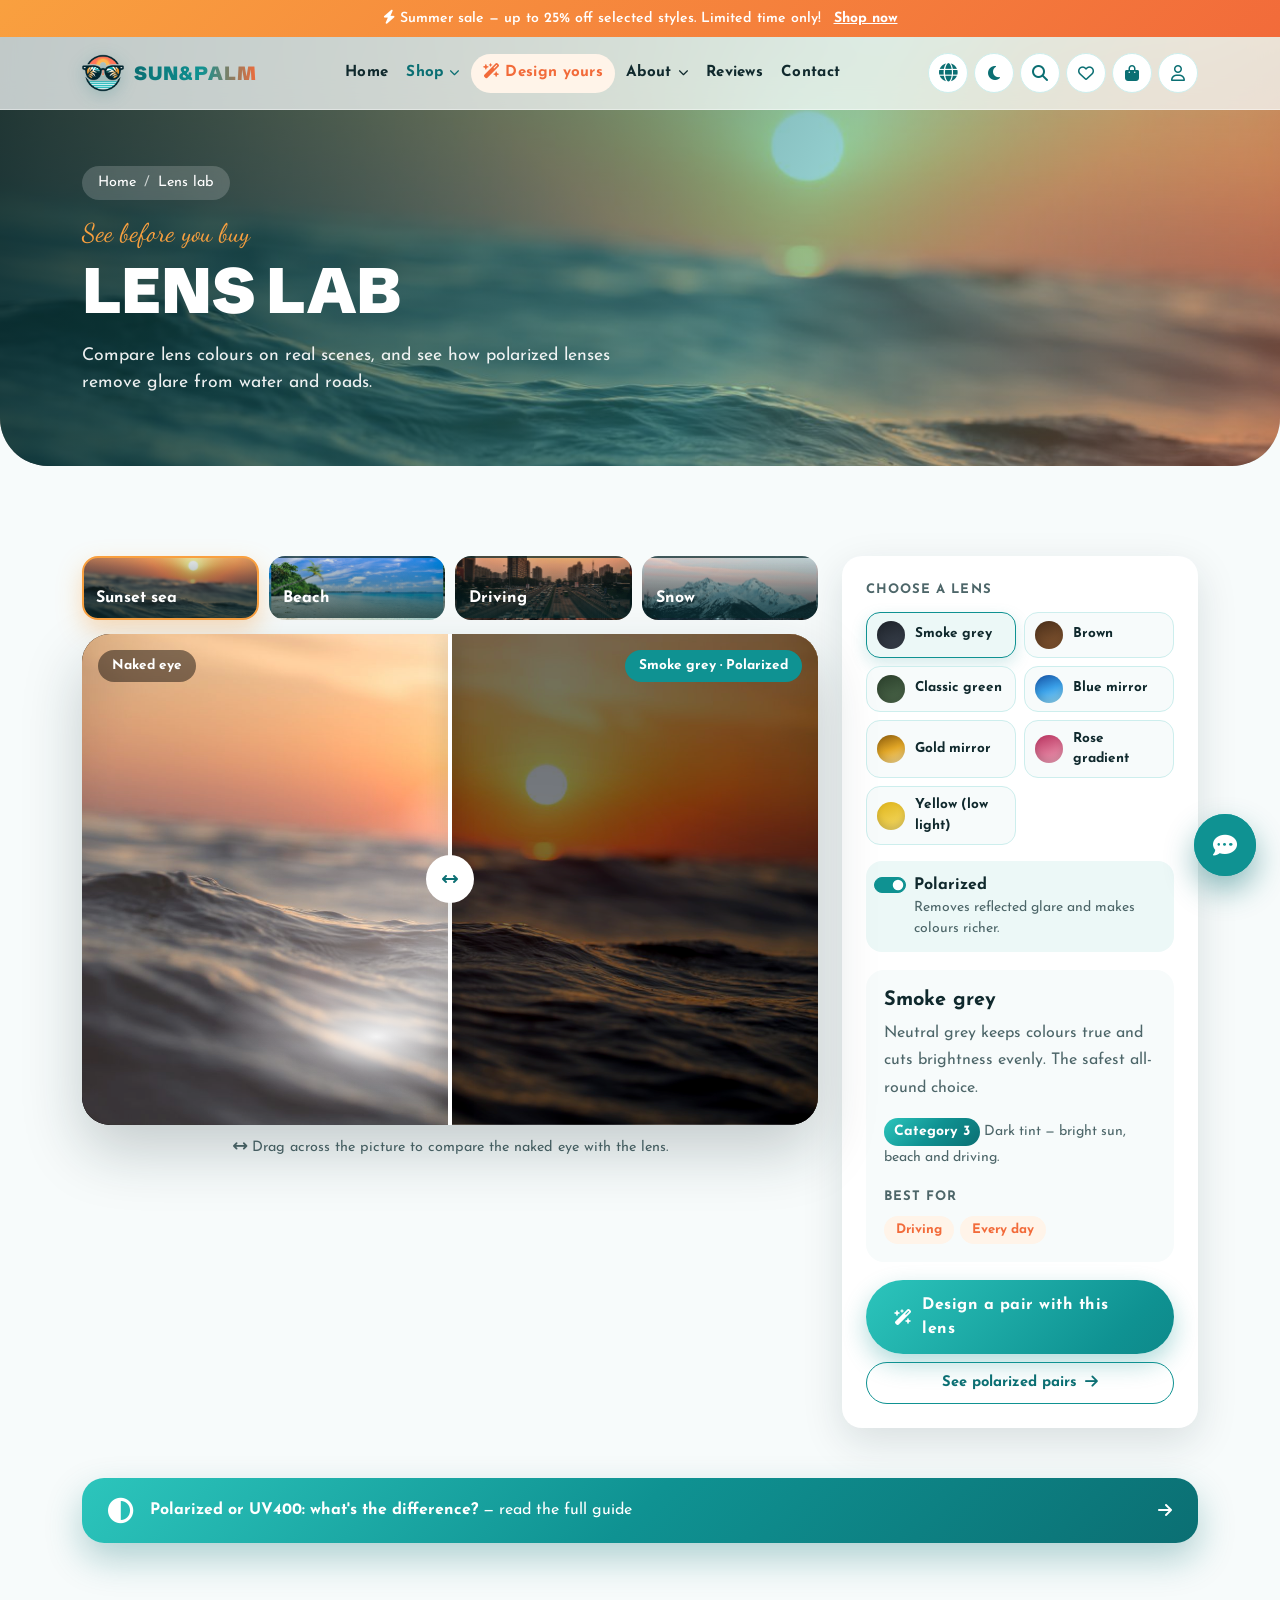
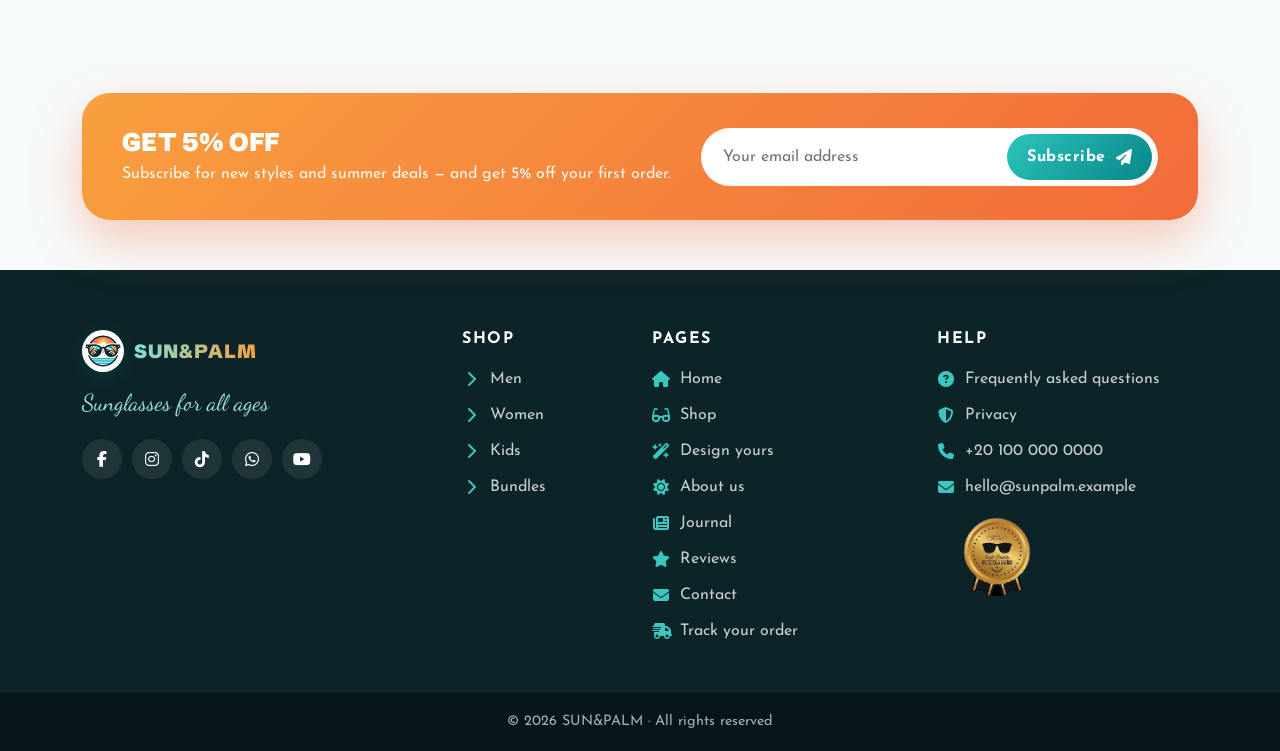
<file: lenses.html>
<!DOCTYPE html>
<html lang="en">
<head>
  <meta charset="UTF-8">
  <meta name="viewport" content="width=device-width, initial-scale=1.0">
  <meta name="description" content="Lens lab: compare lens tints on real scenes and see how polarized lenses remove glare.">
  <title>SUN&amp;PALM</title>

  <script>
    try {
      var theme = localStorage.getItem("sunpalm-theme");
      if (theme !== "light" && theme !== "dark") theme = matchMedia("(prefers-color-scheme: dark)").matches ? "dark" : "light";
      document.documentElement.setAttribute("data-theme", theme);
    } catch (error) {}
  </script>
  <meta name="theme-color" content="#0f9292">
  <link rel="manifest" href="manifest.webmanifest">
  <link rel="icon" href="images/icons/icon-192.png">
  <link rel="apple-touch-icon" href="images/icons/icon-192.png">
  <link rel="stylesheet" href="css/bootstrap.min.css" id="bootstrap-css">
  <link rel="preconnect" href="https://fonts.googleapis.com">
  <link rel="preconnect" href="https://fonts.gstatic.com" crossorigin>
  <link href="https://fonts.googleapis.com/css2?family=Aref+Ruqaa:wght@400;700&family=Cairo:wght@400;600;700;800&family=Dancing+Script:wght@500..700&family=Josefin+Sans:wght@300..700&family=Schibsted+Grotesk:wght@600..900&display=swap" rel="stylesheet">
  <link rel="stylesheet" href="https://cdnjs.cloudflare.com/ajax/libs/font-awesome/6.4.0/css/all.min.css">
  <link rel="stylesheet" href="css/style.css">
</head>

<body data-page="lenses" data-title-key="lab.nav">
  <header id="site-header"></header>

  <main>
    <section class="page-hero">
      <div class="page-hero-bg" style="background-image: url('images/scenes/water.jpg')"></div>
      <div class="container">
        <nav aria-label="breadcrumb">
          <ol class="sun-breadcrumb">
            <li><a href="index.html" data-i18n="nav.home"></a></li>
            <li aria-current="page" data-i18n="lab.nav"></li>
          </ol>
        </nav>
        <p class="kicker" data-i18n="lab.kicker"></p>
        <h1 class="page-hero-title" data-i18n="lab.title"></h1>
        <p class="page-hero-sub" data-i18n="lab.subtitle"></p>
      </div>
    </section>

    <section class="section">
      <div class="container">
        <div class="row g-4">
          <div class="col-lg-8">
            <div class="lab-scenes reveal" role="group" data-i18n-aria="lab.scene"><button type="button" class="lab-scene" data-scene="water" aria-pressed="false"><span data-i18n="lab.scene.water"></span></button><button type="button" class="lab-scene" data-scene="beach" aria-pressed="false"><span data-i18n="lab.scene.beach"></span></button><button type="button" class="lab-scene" data-scene="road" aria-pressed="false"><span data-i18n="lab.scene.road"></span></button><button type="button" class="lab-scene" data-scene="snow" aria-pressed="false"><span data-i18n="lab.scene.snow"></span></button></div>
            <div class="lab-stage reveal" id="labStage" dir="ltr">
              <div class="lab-layer lab-naked"><span class="lab-glare"></span></div>
              <div class="lab-layer lab-through"><span class="lab-tint"></span><span class="lab-glare"></span></div>
              <span class="lab-divider" aria-hidden="true"><i class="fa-solid fa-arrows-left-right"></i></span>
              <span class="lab-label left" data-i18n="lab.naked"></span>
              <span class="lab-label right" id="labRightLabel"></span>
              <input type="range" class="lab-range" id="labSplit" min="0" max="100" value="50" data-i18n-aria="lab.drag">
            </div>
            <p class="try-hint"><i class="fa-solid fa-arrows-left-right" aria-hidden="true"></i> <span data-i18n="lab.hint"></span></p>
          </div>
          <div class="col-lg-4">
            <aside class="lab-panel reveal">
              <p class="side-label" data-i18n="lab.pick"></p>
              <div class="lab-lenses" id="labLenses"></div>
              <div class="form-check form-switch extra-switch mt-3">
                <input class="form-check-input" type="checkbox" id="labPolar" checked>
                <label class="form-check-label" for="labPolar"><strong data-i18n="design.polarized"></strong><small data-i18n="lab.polarHint"></small></label>
              </div>
              <div class="lab-info">
                <h3 id="labLensName"></h3>
                <p id="labLensText"></p>
                <p class="lab-cat"><span class="lab-cat-badge" id="labCategory"></span> <span id="labCategoryText"></span></p>
                <p class="side-label mb-2" data-i18n="lab.bestFor"></p>
                <div class="lab-best" id="labBest"></div>
              </div>
              <a class="btn-sun w-100 justify-content-center" id="labDesign" href="designer.html"><i class="fa-solid fa-wand-magic-sparkles" aria-hidden="true"></i> <span data-i18n="lab.design"></span></a>
              <a class="btn-outline-sun w-100 mt-2" href="shop.html?polarized=1"><span data-i18n="uv.shopPolarized"></span> <i class="fa-solid fa-arrow-right flip-rtl" aria-hidden="true"></i></a>
            </aside>
          </div>
        </div>
        <a class="designer-strip lab-strip reveal" href="news.html#post2">
          <i class="fa-solid fa-circle-half-stroke" aria-hidden="true"></i>
          <span><strong data-i18n="news.post2.title"></strong> <span data-i18n="lab.readMore"></span></span>
          <i class="fa-solid fa-arrow-right flip-rtl" aria-hidden="true"></i>
        </a>
      </div>
    </section>
  </main>

  <footer id="site-footer" class="site-footer"></footer>

  <script src="js/bootstrap.bundle.min.js"></script>
  <script src="js/i18n.js"></script>
  <script src="js/glasses.js"></script>
  <script src="js/store.js"></script>
  <script src="js/chatbot.js"></script>
  <script src="js/track.js"></script>
  <script src="js/lenslab.js"></script>
  <script src="js/compare.js"></script>
  <script src="js/quiz.js"></script>
  <script src="js/script.js"></script>
</body>
</html>
</file>
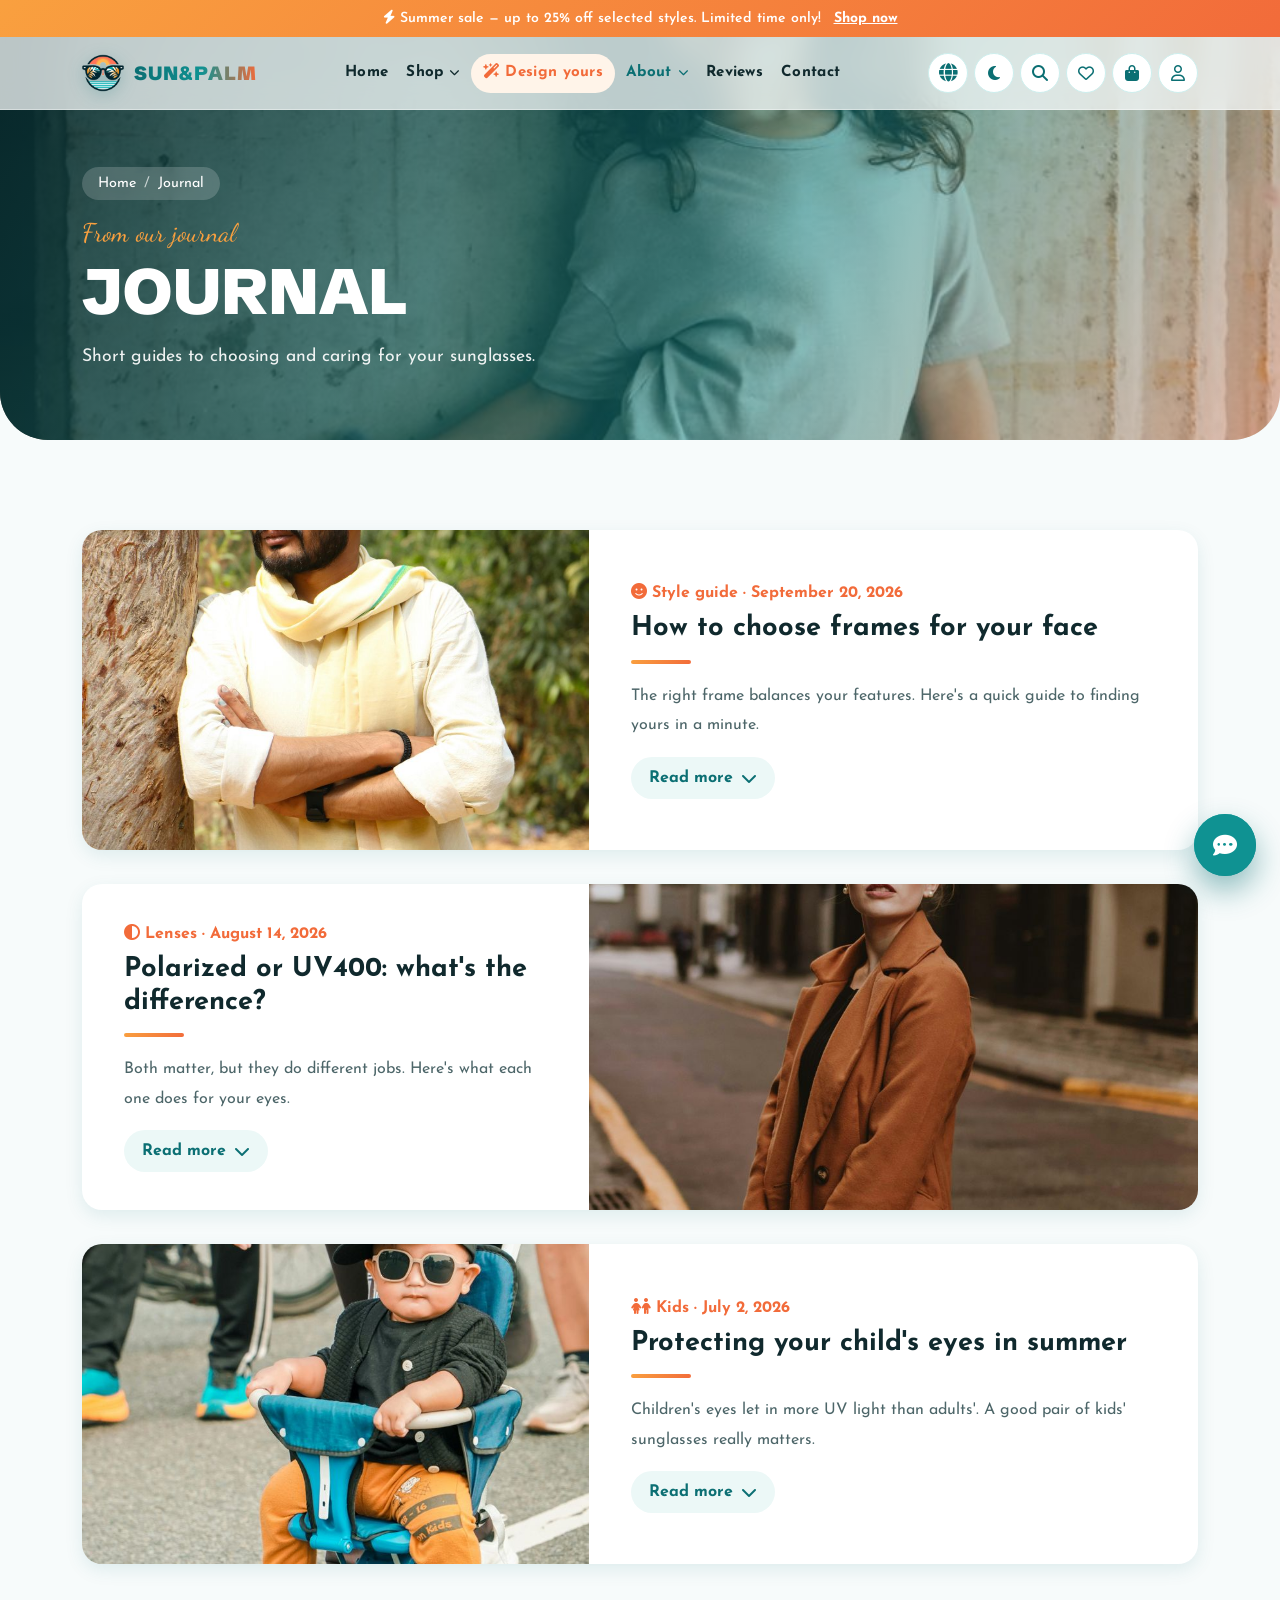
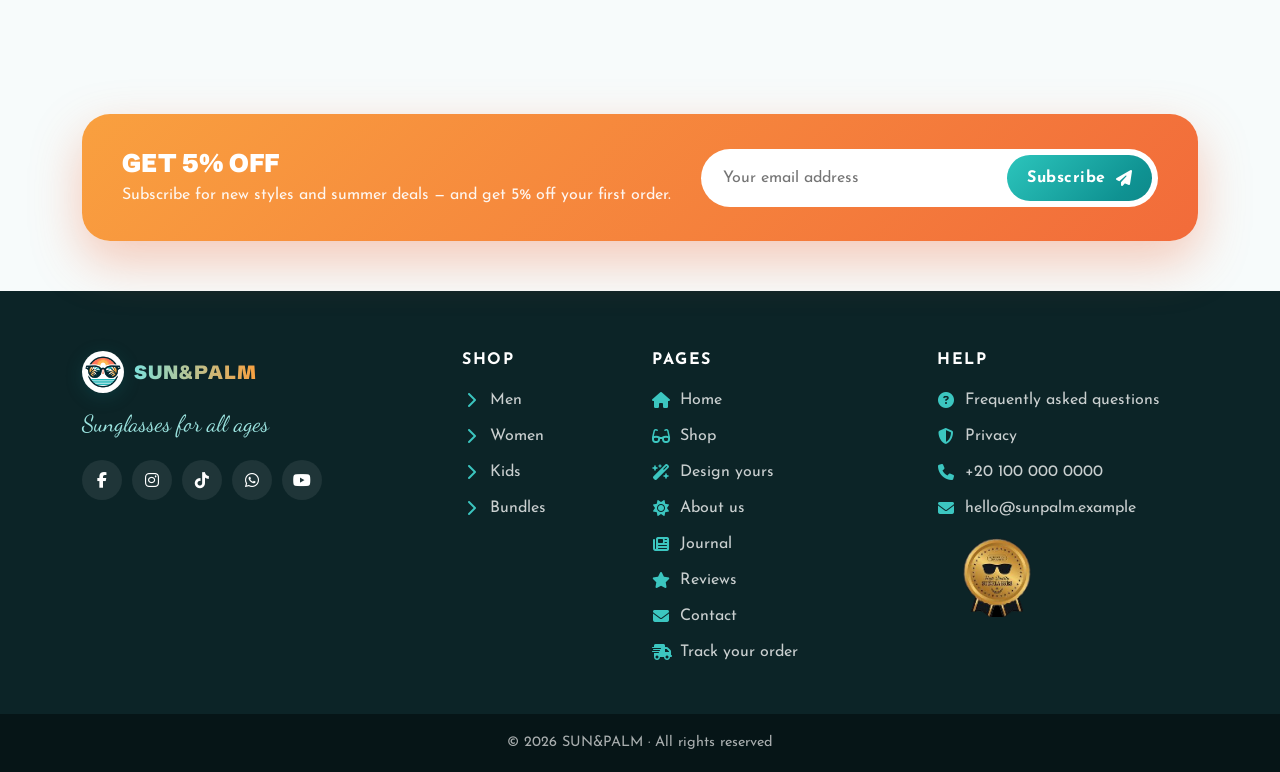
<file: news.html>
<!DOCTYPE html>
<html lang="en">
<head>
  <meta charset="UTF-8">
  <meta name="viewport" content="width=device-width, initial-scale=1.0">
  <meta name="description" content="Sunglasses tips: choosing frames for your face, polarized versus UV400, and protecting kids' eyes.">
  <title>SUN&amp;PALM</title>

  <script>
    try {
      var theme = localStorage.getItem("sunpalm-theme");
      if (theme !== "light" && theme !== "dark") theme = matchMedia("(prefers-color-scheme: dark)").matches ? "dark" : "light";
      document.documentElement.setAttribute("data-theme", theme);
    } catch (error) {}
  </script>
  <meta name="theme-color" content="#0f9292">
  <link rel="manifest" href="manifest.webmanifest">
  <link rel="icon" href="images/icons/icon-192.png">
  <link rel="apple-touch-icon" href="images/icons/icon-192.png">
  <link rel="stylesheet" href="css/bootstrap.min.css" id="bootstrap-css">
  <link rel="preconnect" href="https://fonts.googleapis.com">
  <link rel="preconnect" href="https://fonts.gstatic.com" crossorigin>
  <link href="https://fonts.googleapis.com/css2?family=Aref+Ruqaa:wght@400;700&family=Cairo:wght@400;600;700;800&family=Dancing+Script:wght@500..700&family=Josefin+Sans:wght@300..700&family=Schibsted+Grotesk:wght@600..900&display=swap" rel="stylesheet">
  <link rel="stylesheet" href="https://cdnjs.cloudflare.com/ajax/libs/font-awesome/6.4.0/css/all.min.css">
  <link rel="stylesheet" href="css/style.css">
</head>

<body data-page="news" data-title-key="nav.news">
  <header id="site-header"></header>

  <main>
    <section class="page-hero">
      <div class="page-hero-bg" style="background-image: url('images/pexels-olcayertem06-10508388.jpg')"></div>
      <div class="container">
        <nav aria-label="breadcrumb">
          <ol class="sun-breadcrumb">
            <li><a href="index.html" data-i18n="nav.home"></a></li>
            <li aria-current="page" data-i18n="nav.news"></li>
          </ol>
        </nav>
        <p class="kicker" data-i18n="news.kicker"></p>
        <h1 class="page-hero-title" data-i18n="news.title"></h1>
        <p class="page-hero-sub" data-i18n="news.subtitle"></p>
      </div>
    </section>

    <section class="section">
      <div class="container">
        <div class="news-list">
          <article class="news-card reveal" id="post1">
            <div class="news-img"><img src="images/pexels-ratul-pal-421897581-31900370.jpg" alt="" loading="lazy"></div>
            <div class="news-body">
              <p class="news-date"><i class="fa-solid fa-face-smile" aria-hidden="true"></i> <span data-i18n="news.tag1"></span> · <time datetime="2026-09-20"></time></p>
              <h2 data-i18n="news.post1.title"></h2>
              <div class="news-divider"></div>
              <p class="news-desc" data-i18n="news.post1.lead"></p>
              <div class="collapse" id="more1"><p class="news-desc" data-i18n="news.post1.body1"></p><p class="news-desc" data-i18n="news.post1.body2"></p></div>
              <button type="button" class="read-toggle" data-bs-toggle="collapse" data-bs-target="#more1" aria-expanded="false" aria-controls="more1"><span class="more" data-i18n="news.readMore"></span><span class="less" data-i18n="news.readLess"></span> <i class="fa-solid fa-chevron-down" aria-hidden="true"></i></button>
            </div>
          </article>
          <article class="news-card reveal" id="post2">
            <div class="news-img"><img src="images/pexels-joao-vitor-heinrichs-862489-8223469.jpg" alt="" loading="lazy"></div>
            <div class="news-body">
              <p class="news-date"><i class="fa-solid fa-circle-half-stroke" aria-hidden="true"></i> <span data-i18n="news.tag2"></span> · <time datetime="2026-08-14"></time></p>
              <h2 data-i18n="news.post2.title"></h2>
              <div class="news-divider"></div>
              <p class="news-desc" data-i18n="news.post2.lead"></p>
              <div class="collapse" id="more2"><p class="news-desc" data-i18n="news.post2.body1"></p><p class="news-desc" data-i18n="news.post2.body2"></p></div>
              <button type="button" class="read-toggle" data-bs-toggle="collapse" data-bs-target="#more2" aria-expanded="false" aria-controls="more2"><span class="more" data-i18n="news.readMore"></span><span class="less" data-i18n="news.readLess"></span> <i class="fa-solid fa-chevron-down" aria-hidden="true"></i></button>
            </div>
          </article>
          <article class="news-card reveal" id="post3">
            <div class="news-img"><img src="images/pexels-rndiid-27309328.jpg" alt="" loading="lazy"></div>
            <div class="news-body">
              <p class="news-date"><i class="fa-solid fa-children" aria-hidden="true"></i> <span data-i18n="news.tag3"></span> · <time datetime="2026-07-02"></time></p>
              <h2 data-i18n="news.post3.title"></h2>
              <div class="news-divider"></div>
              <p class="news-desc" data-i18n="news.post3.lead"></p>
              <div class="collapse" id="more3"><p class="news-desc" data-i18n="news.post3.body1"></p><p class="news-desc" data-i18n="news.post3.body2"></p></div>
              <button type="button" class="read-toggle" data-bs-toggle="collapse" data-bs-target="#more3" aria-expanded="false" aria-controls="more3"><span class="more" data-i18n="news.readMore"></span><span class="less" data-i18n="news.readLess"></span> <i class="fa-solid fa-chevron-down" aria-hidden="true"></i></button>
            </div>
          </article>
        </div>
      </div>
    </section>
  </main>

  <footer id="site-footer" class="site-footer"></footer>

  <script src="js/bootstrap.bundle.min.js"></script>
  <script src="js/i18n.js"></script>
  <script src="js/glasses.js"></script>
  <script src="js/store.js"></script>
  <script src="js/chatbot.js"></script>
  <script src="js/track.js"></script>
  <script src="js/compare.js"></script>
  <script src="js/quiz.js"></script>
  <script src="js/script.js"></script>
</body>
</html>
</file>
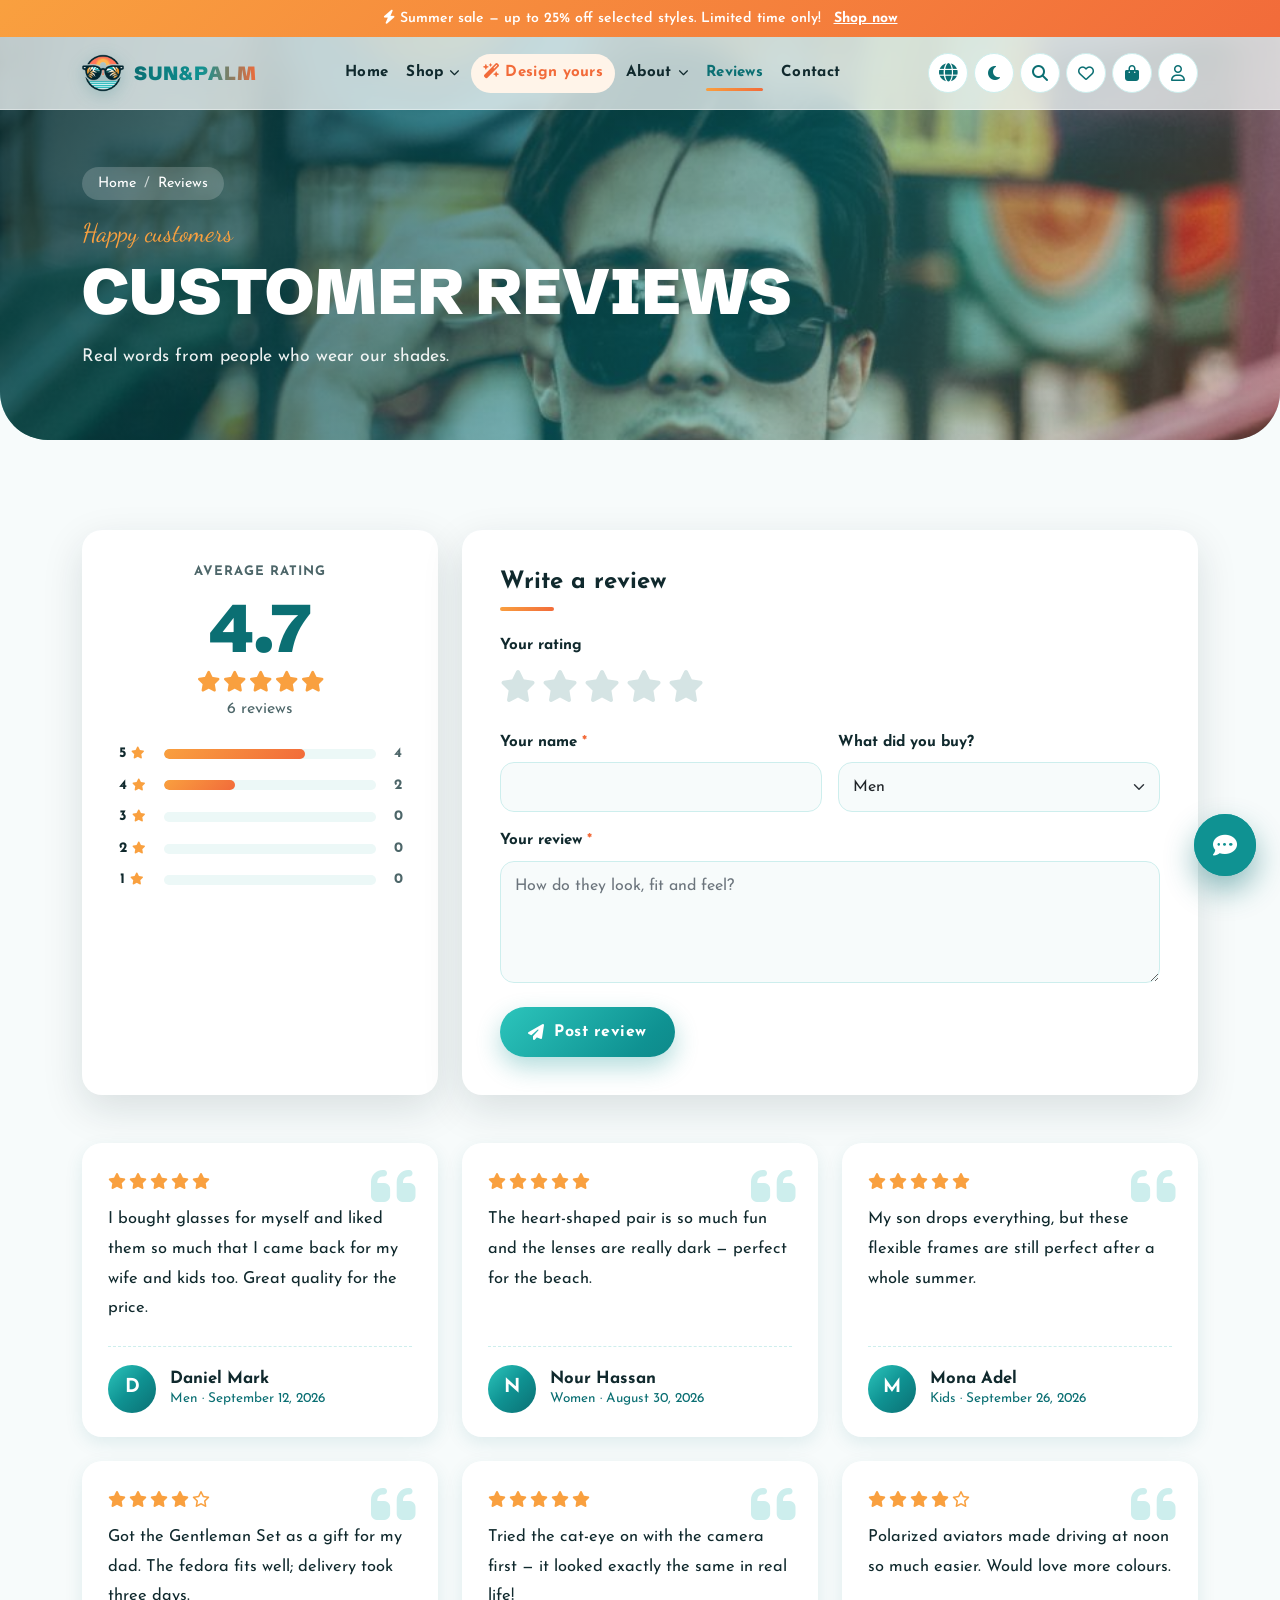
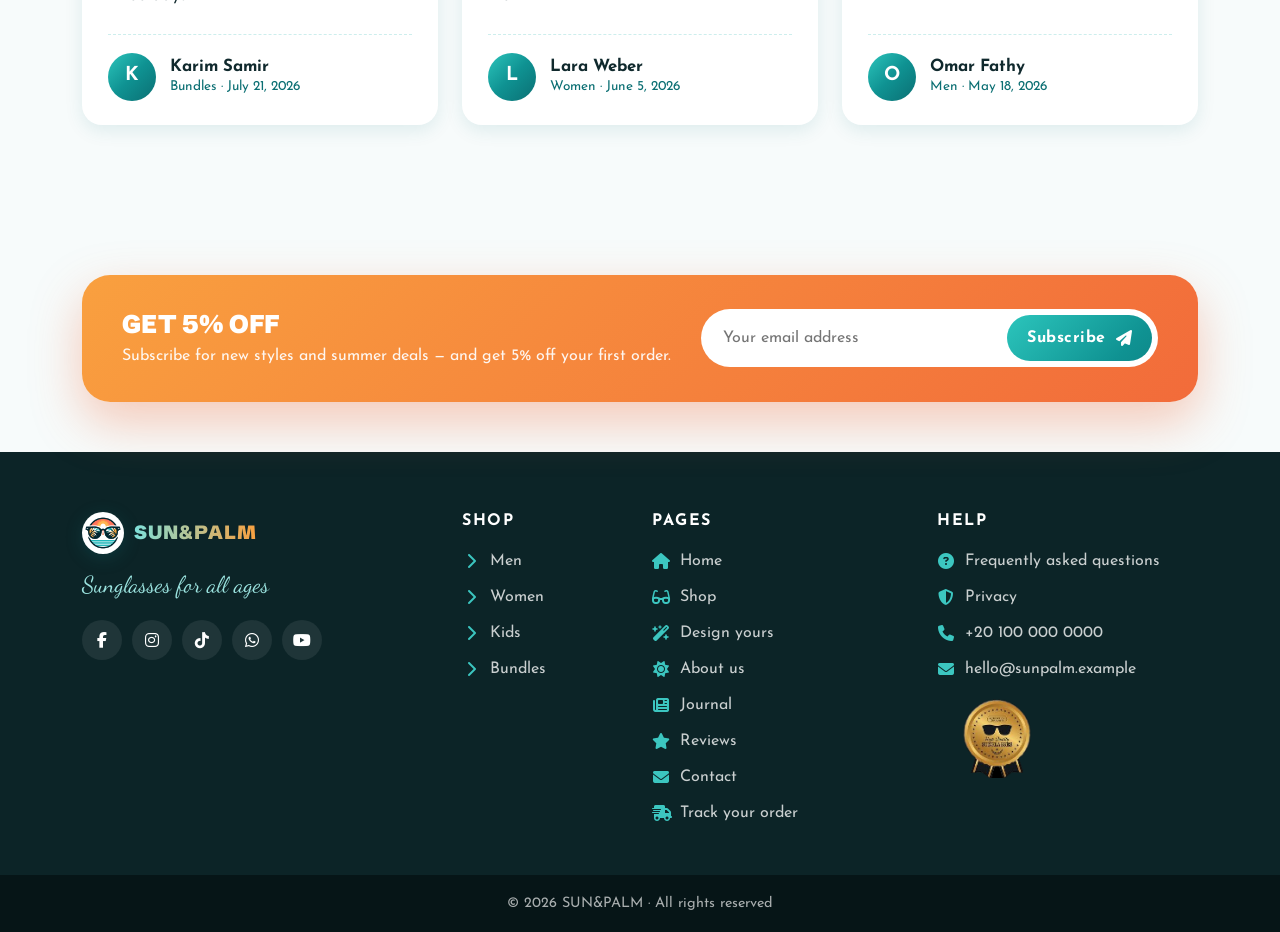
<file: reviews.html>
<!DOCTYPE html>
<html lang="en">
<head>
  <meta charset="UTF-8">
  <meta name="viewport" content="width=device-width, initial-scale=1.0">
  <meta name="description" content="Read what customers say about our sunglasses and share your own review.">
  <title>SUN&amp;PALM</title>

  <script>
    try {
      var theme = localStorage.getItem("sunpalm-theme");
      if (theme !== "light" && theme !== "dark") theme = matchMedia("(prefers-color-scheme: dark)").matches ? "dark" : "light";
      document.documentElement.setAttribute("data-theme", theme);
    } catch (error) {}
  </script>
  <meta name="theme-color" content="#0f9292">
  <link rel="manifest" href="manifest.webmanifest">
  <link rel="icon" href="images/icons/icon-192.png">
  <link rel="apple-touch-icon" href="images/icons/icon-192.png">
  <link rel="stylesheet" href="css/bootstrap.min.css" id="bootstrap-css">
  <link rel="preconnect" href="https://fonts.googleapis.com">
  <link rel="preconnect" href="https://fonts.gstatic.com" crossorigin>
  <link href="https://fonts.googleapis.com/css2?family=Aref+Ruqaa:wght@400;700&family=Cairo:wght@400;600;700;800&family=Dancing+Script:wght@500..700&family=Josefin+Sans:wght@300..700&family=Schibsted+Grotesk:wght@600..900&display=swap" rel="stylesheet">
  <link rel="stylesheet" href="https://cdnjs.cloudflare.com/ajax/libs/font-awesome/6.4.0/css/all.min.css">
  <link rel="stylesheet" href="css/style.css">
</head>

<body data-page="reviews" data-title-key="nav.reviews">
  <header id="site-header"></header>

  <main>
    <section class="page-hero">
      <div class="page-hero-bg" style="background-image: url('images/pexels-umutsrln-31896870.jpg')"></div>
      <div class="container">
        <nav aria-label="breadcrumb">
          <ol class="sun-breadcrumb">
            <li><a href="index.html" data-i18n="nav.home"></a></li>
            <li aria-current="page" data-i18n="nav.reviews"></li>
          </ol>
        </nav>
        <p class="kicker" data-i18n="fb.kicker"></p>
        <h1 class="page-hero-title" data-i18n="fb.title"></h1>
        <p class="page-hero-sub" data-i18n="fb.subtitle"></p>
      </div>
    </section>

    <section class="section">
      <div class="container">
        <div class="row g-4">
          <div class="col-lg-4">
            <div class="rating-summary reveal" id="ratingSummary">
              <p class="side-label" data-i18n="fb.average"></p>
              <div class="avg-number" data-avg>0</div>
              <div data-avg-stars></div>
              <p class="avg-count"><span data-count>0</span> <span data-i18n="fb.reviews"></span></p>
              <div class="bars">
                <div class="bar-row" data-bar="5"><span>5 <i class="fa-solid fa-star" aria-hidden="true"></i></span><div class="bar"><div class="bar-fill"></div></div><span class="bar-count">0</span></div><div class="bar-row" data-bar="4"><span>4 <i class="fa-solid fa-star" aria-hidden="true"></i></span><div class="bar"><div class="bar-fill"></div></div><span class="bar-count">0</span></div><div class="bar-row" data-bar="3"><span>3 <i class="fa-solid fa-star" aria-hidden="true"></i></span><div class="bar"><div class="bar-fill"></div></div><span class="bar-count">0</span></div><div class="bar-row" data-bar="2"><span>2 <i class="fa-solid fa-star" aria-hidden="true"></i></span><div class="bar"><div class="bar-fill"></div></div><span class="bar-count">0</span></div><div class="bar-row" data-bar="1"><span>1 <i class="fa-solid fa-star" aria-hidden="true"></i></span><div class="bar"><div class="bar-fill"></div></div><span class="bar-count">0</span></div>
              </div>
            </div>
          </div>
          <div class="col-lg-8">
            <form class="feedback-form reveal" id="feedbackForm" novalidate>
              <h2 class="card-title" data-i18n="fb.formTitle"></h2>
              <div class="mb-3">
                <span class="form-label d-block" data-i18n="fb.rating"></span>
                <div class="star-input">
                  <input type="radio" name="rating" id="star5" value="5"><label for="star5" aria-label="5/5"><i class="fa-solid fa-star" aria-hidden="true"></i></label>
<input type="radio" name="rating" id="star4" value="4"><label for="star4" aria-label="4/5"><i class="fa-solid fa-star" aria-hidden="true"></i></label>
<input type="radio" name="rating" id="star3" value="3"><label for="star3" aria-label="3/5"><i class="fa-solid fa-star" aria-hidden="true"></i></label>
<input type="radio" name="rating" id="star2" value="2"><label for="star2" aria-label="2/5"><i class="fa-solid fa-star" aria-hidden="true"></i></label>
<input type="radio" name="rating" id="star1" value="1"><label for="star1" aria-label="1/5"><i class="fa-solid fa-star" aria-hidden="true"></i></label>
                </div>
              </div>
              <div class="row g-3">
                <div class="col-sm-6">
                  <label class="form-label" for="reviewName"><span data-i18n="form.name"></span> <span class="req">*</span></label>
                  <input class="form-control sun-input" id="reviewName" name="reviewName" maxlength="40" required>
                </div>
                <div class="col-sm-6">
                  <label class="form-label" for="reviewItem" data-i18n="fb.item"></label>
                  <select class="form-select sun-input" id="reviewItem" name="reviewItem">
                    <option value="men" data-i18n="cat.men"></option>
                    <option value="women" data-i18n="cat.women"></option>
                    <option value="kids" data-i18n="cat.kids"></option>
                    <option value="bundles" data-i18n="cat.bundles"></option>
                  </select>
                </div>
                <div class="col-12">
                  <label class="form-label" for="reviewText"><span data-i18n="fb.text"></span> <span class="req">*</span></label>
                  <textarea class="form-control sun-input" id="reviewText" name="reviewText" rows="4" maxlength="400" required data-i18n-placeholder="fb.textPh"></textarea>
                </div>
              </div>
              <button type="submit" class="btn-sun mt-4"><i class="fa-solid fa-paper-plane flip-rtl" aria-hidden="true"></i> <span data-i18n="fb.submit"></span></button>
            </form>
          </div>
        </div>

        <div class="review-grid mt-5" id="reviewList"></div>
      </div>
    </section>
  </main>

  <footer id="site-footer" class="site-footer"></footer>

  <script src="js/bootstrap.bundle.min.js"></script>
  <script src="js/i18n.js"></script>
  <script src="js/glasses.js"></script>
  <script src="js/store.js"></script>
  <script src="js/chatbot.js"></script>
  <script src="js/track.js"></script>
  <script src="js/compare.js"></script>
  <script src="js/quiz.js"></script>
  <script src="js/script.js"></script>
</body>
</html>
</file>
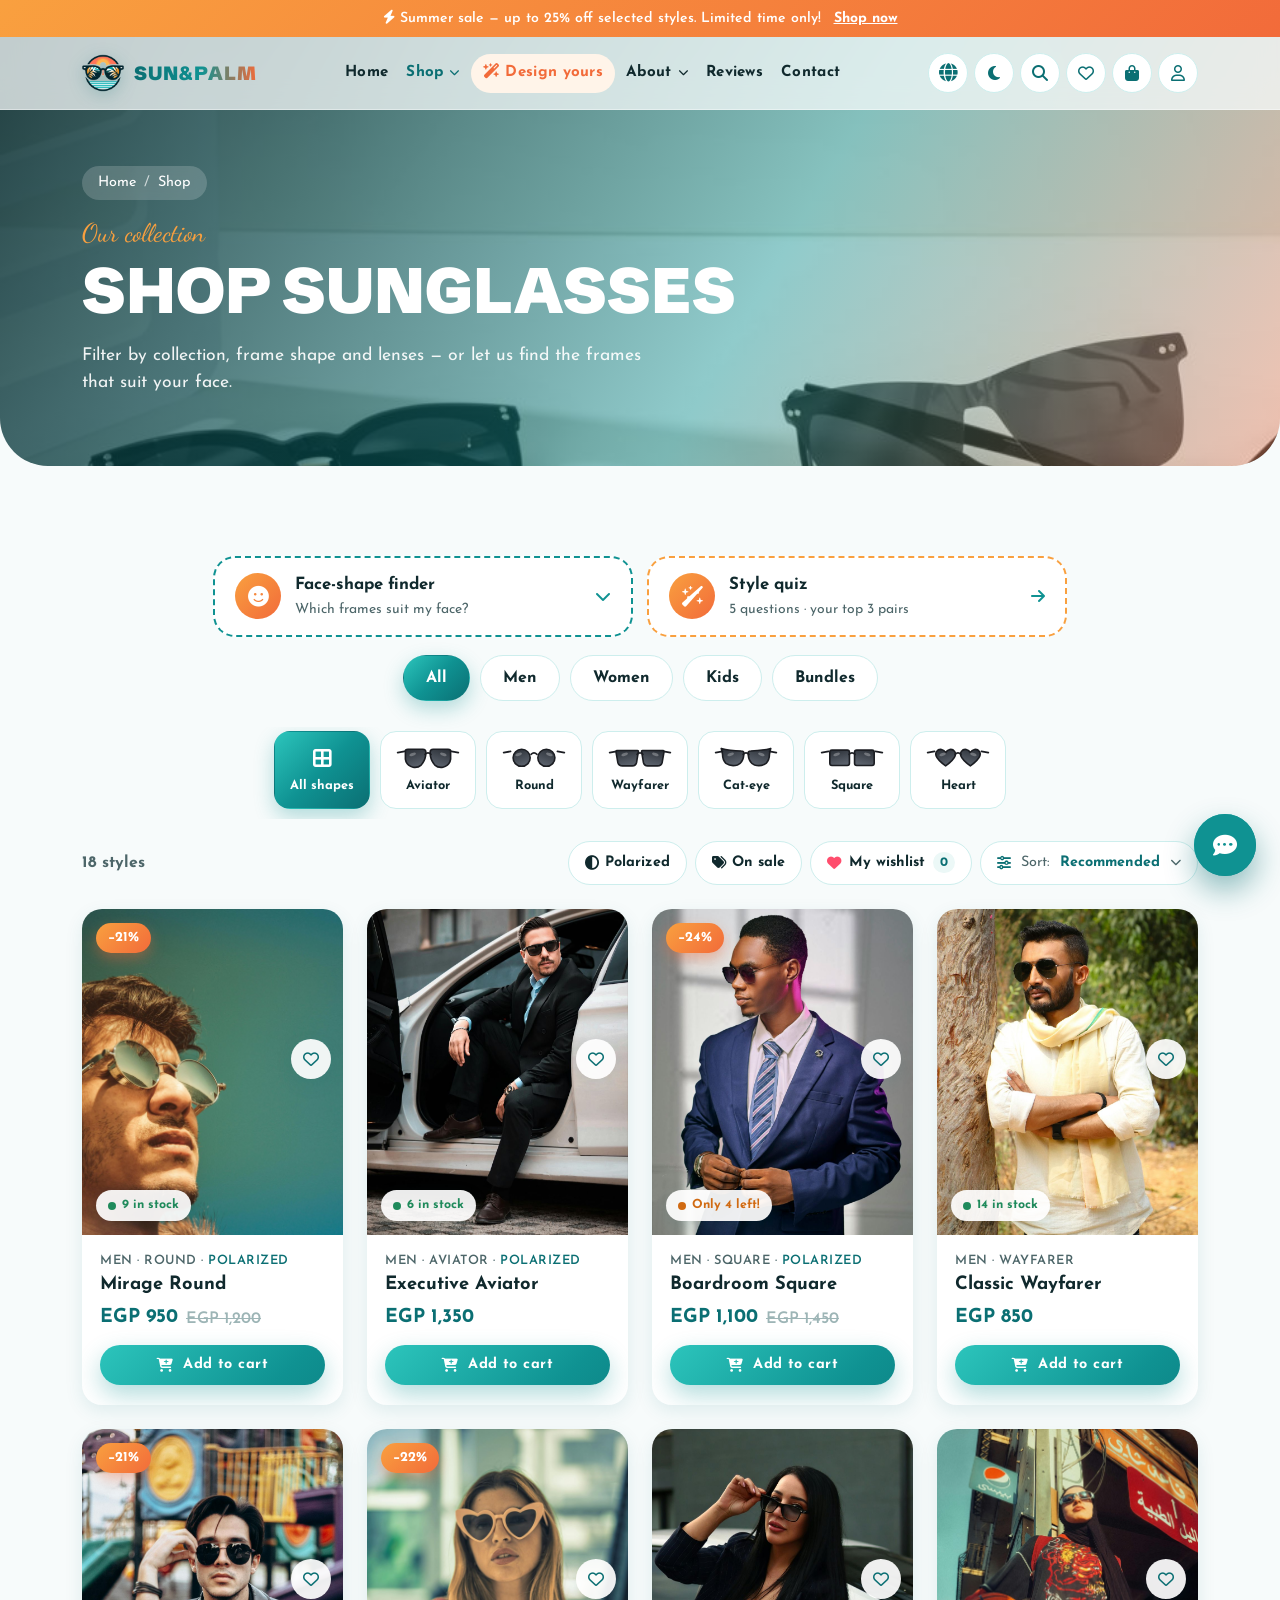
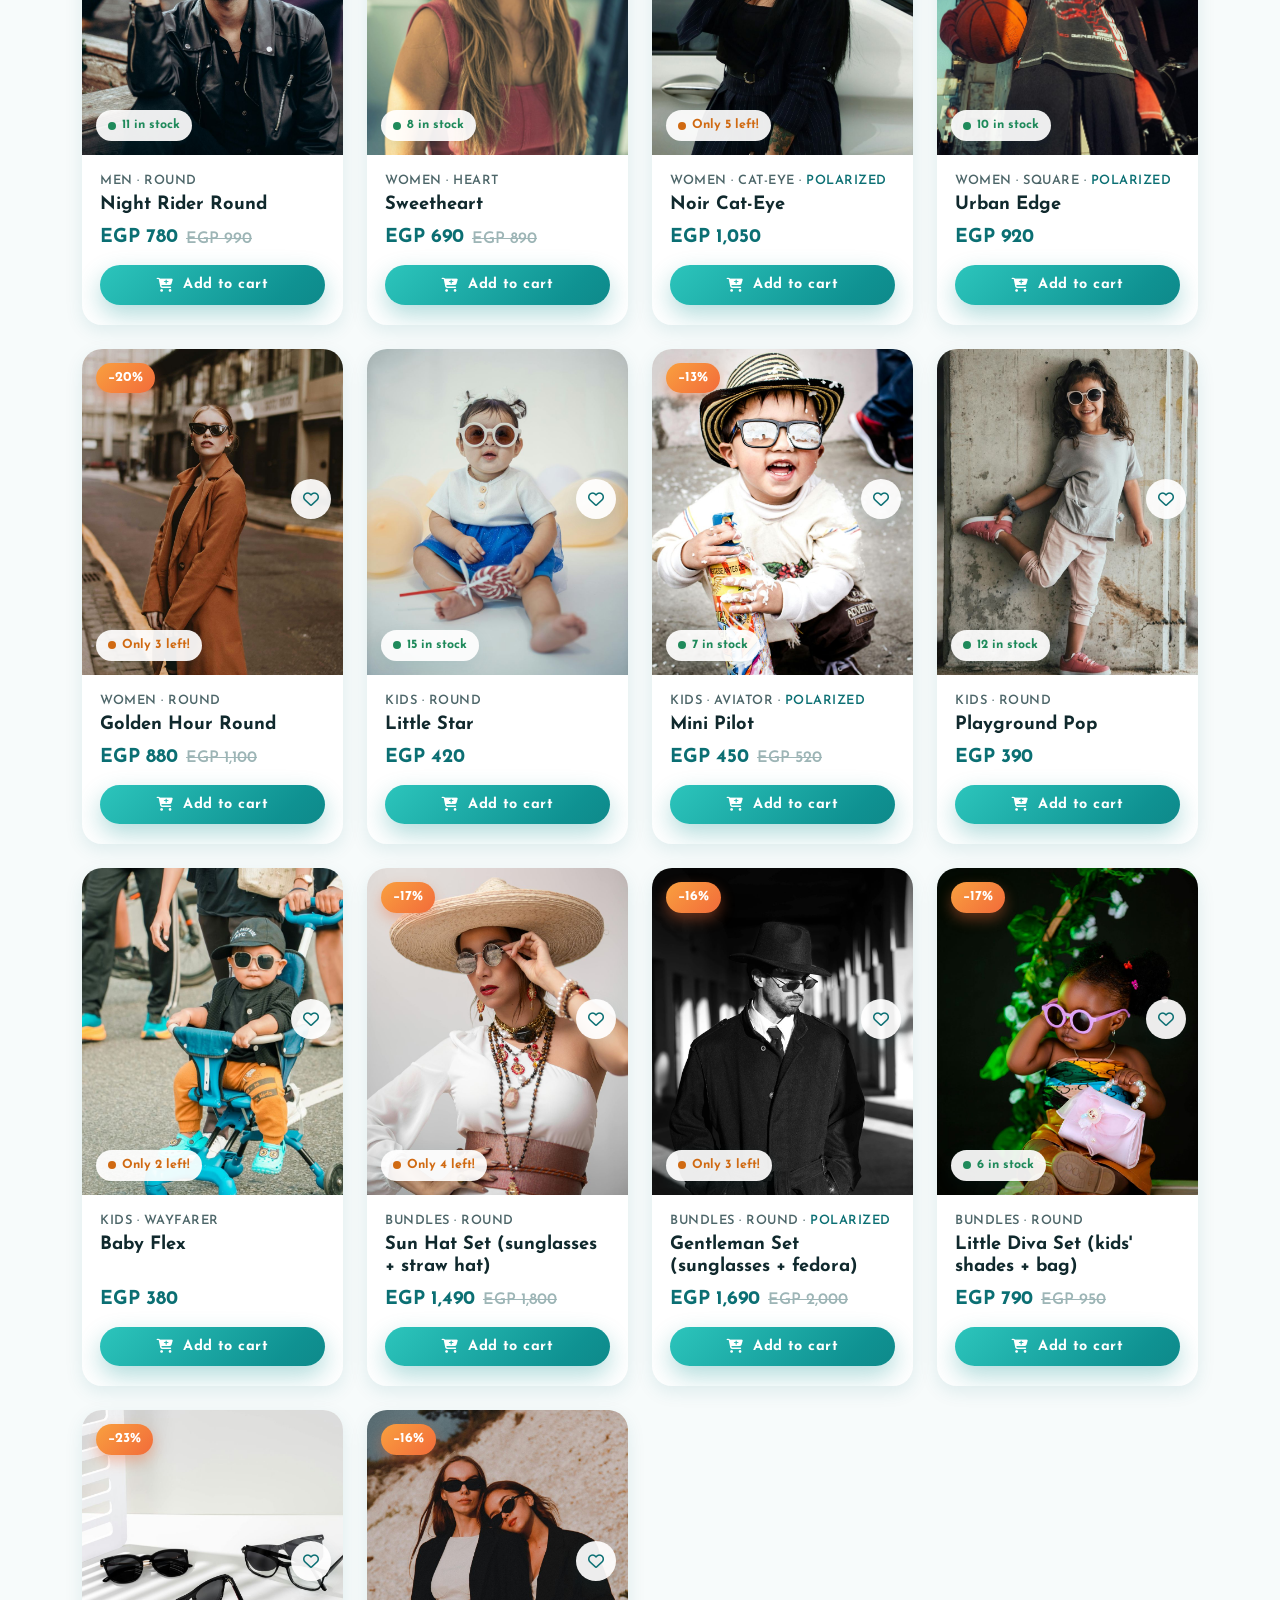
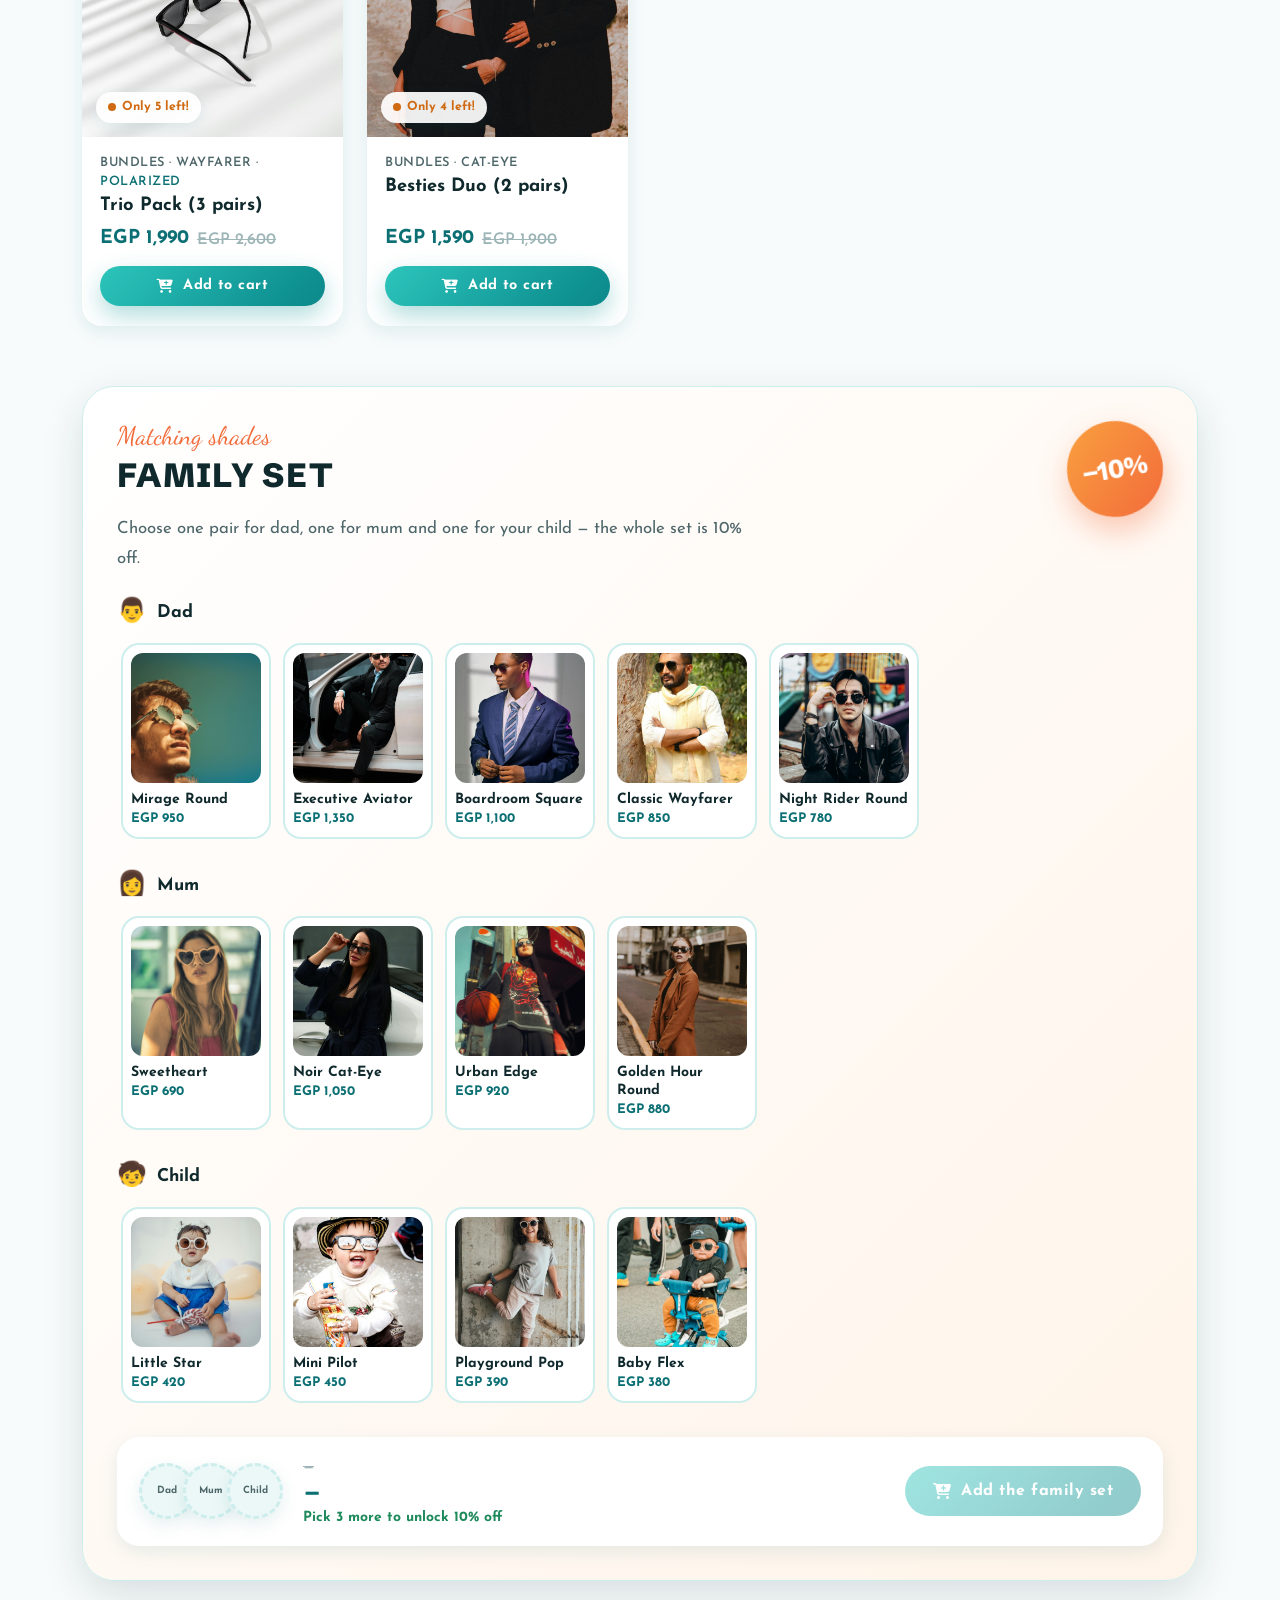
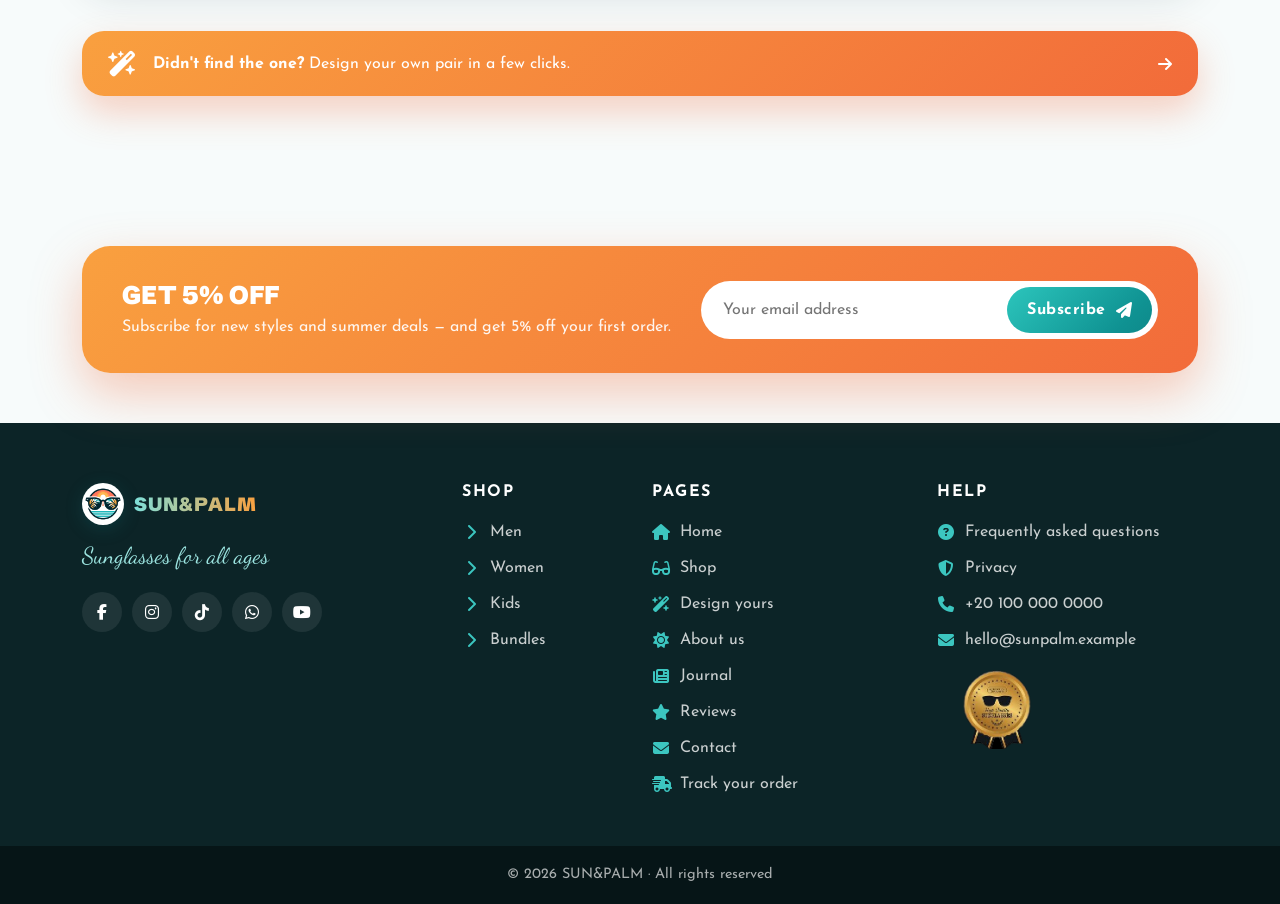
<file: shop.html>
<!DOCTYPE html>
<html lang="en">
<head>
  <meta charset="UTF-8">
  <meta name="viewport" content="width=device-width, initial-scale=1.0">
  <meta name="description" content="Shop sunglasses for men, women and kids, bundles and sale items. Filter by frame shape, polarized lenses and your face shape.">
  <title>SUN&amp;PALM</title>

  <script>
    try {
      var theme = localStorage.getItem("sunpalm-theme");
      if (theme !== "light" && theme !== "dark") theme = matchMedia("(prefers-color-scheme: dark)").matches ? "dark" : "light";
      document.documentElement.setAttribute("data-theme", theme);
    } catch (error) {}
  </script>
  <meta name="theme-color" content="#0f9292">
  <link rel="manifest" href="manifest.webmanifest">
  <link rel="icon" href="images/icons/icon-192.png">
  <link rel="apple-touch-icon" href="images/icons/icon-192.png">
  <link rel="stylesheet" href="css/bootstrap.min.css" id="bootstrap-css">
  <link rel="preconnect" href="https://fonts.googleapis.com">
  <link rel="preconnect" href="https://fonts.gstatic.com" crossorigin>
  <link href="https://fonts.googleapis.com/css2?family=Aref+Ruqaa:wght@400;700&family=Cairo:wght@400;600;700;800&family=Dancing+Script:wght@500..700&family=Josefin+Sans:wght@300..700&family=Schibsted+Grotesk:wght@600..900&display=swap" rel="stylesheet">
  <link rel="stylesheet" href="https://cdnjs.cloudflare.com/ajax/libs/font-awesome/6.4.0/css/all.min.css">
  <link rel="stylesheet" href="css/style.css">
</head>

<body data-page="shop" data-title-key="nav.shop">
  <header id="site-header"></header>

  <main>
    <section class="page-hero">
      <div class="page-hero-bg" style="background-image: url('images/pexels-glassesshop-gs-1317359316-27353347.jpg')"></div>
      <div class="container">
        <nav aria-label="breadcrumb">
          <ol class="sun-breadcrumb">
            <li><a href="index.html" data-i18n="nav.home"></a></li>
            <li aria-current="page" data-i18n="nav.shop"></li>
          </ol>
        </nav>
        <p class="kicker" data-i18n="shop.kicker"></p>
        <h1 class="page-hero-title" data-i18n="shop.title"></h1>
        <p class="page-hero-sub" data-i18n="shop.subtitle"></p>
      </div>
    </section>

    <section class="section">
      <div class="container">
        <!-- Face-shape finder -->
        <div class="finder-head reveal">
          <button type="button" class="finder-toggle" id="finderToggle" aria-controls="finderPanel" aria-expanded="false">
            <span class="finder-ic"><i class="fa-solid fa-face-smile" aria-hidden="true"></i></span>
            <span><strong data-i18n="finder.title"></strong><small data-i18n="finder.subtitle"></small></span>
            <i class="fa-solid fa-chevron-down finder-caret" aria-hidden="true"></i>
          </button>
          <button type="button" class="finder-toggle quiz-toggle" data-quiz-open>
            <span class="finder-ic"><i class="fa-solid fa-wand-sparkles" aria-hidden="true"></i></span>
            <span><strong data-i18n="quiz.title"></strong><small data-i18n="quiz.subtitle"></small></span>
            <i class="fa-solid fa-arrow-right flip-rtl finder-caret" aria-hidden="true"></i>
          </button>
        </div>
        <div class="finder-panel" id="finderPanel" hidden>
          <p class="finder-q" data-i18n="finder.question"></p>
          <div class="face-grid" role="group" data-i18n-aria="finder.question">
            <button type="button" class="face-opt" data-face="oval" aria-pressed="false"><svg viewBox="0 0 60 70" aria-hidden="true"><ellipse cx="30" cy="35" rx="20" ry="28"/></svg><span data-i18n="face.oval"></span></button>
            <button type="button" class="face-opt" data-face="round" aria-pressed="false"><svg viewBox="0 0 60 70" aria-hidden="true"><circle cx="30" cy="35" r="25"/></svg><span data-i18n="face.round"></span></button>
            <button type="button" class="face-opt" data-face="square" aria-pressed="false"><svg viewBox="0 0 60 70" aria-hidden="true"><rect x="7" y="9" width="46" height="52" rx="9"/></svg><span data-i18n="face.square"></span></button>
            <button type="button" class="face-opt" data-face="heart" aria-pressed="false"><svg viewBox="0 0 60 70" aria-hidden="true"><path d="M8,14 Q30,4 52,14 Q54,40 30,64 Q6,40 8,14Z"/></svg><span data-i18n="face.heart"></span></button>
            <button type="button" class="face-opt" data-face="oblong" aria-pressed="false"><svg viewBox="0 0 60 70" aria-hidden="true"><rect x="13" y="3" width="34" height="64" rx="16"/></svg><span data-i18n="face.oblong"></span></button>
          </div>
          <p class="finder-tip" id="finderTip" hidden></p>
          <div class="form-check form-switch finder-switch">
            <input class="form-check-input" type="checkbox" id="matchOnly" disabled>
            <label class="form-check-label" for="matchOnly" data-i18n="finder.matchOnly"></label>
          </div>
          <p class="finder-how"><i class="fa-solid fa-lightbulb" aria-hidden="true"></i> <span data-i18n="finder.how"></span></p>
        </div>

        <div class="filter-bar reveal" role="group" data-i18n-aria="shop.category">
          <button type="button" class="filter-pill" data-filter="all" aria-pressed="false" data-i18n="cat.all"></button>
          <button type="button" class="filter-pill" data-filter="men" aria-pressed="false" data-i18n="cat.men"></button>
          <button type="button" class="filter-pill" data-filter="women" aria-pressed="false" data-i18n="cat.women"></button>
          <button type="button" class="filter-pill" data-filter="kids" aria-pressed="false" data-i18n="cat.kids"></button>
          <button type="button" class="filter-pill" data-filter="bundles" aria-pressed="false" data-i18n="cat.bundles"></button>
        </div>

        <div class="shape-bar reveal" id="shapeBar" role="group" data-i18n-aria="spec.shape">
          <button type="button" class="shape-chip all-shapes" data-shape="all" aria-pressed="false"><i class="fa-solid fa-border-all" aria-hidden="true"></i><span data-i18n="shape.all"></span></button>
        </div>

        <div class="tool-bar reveal">
          <p class="result-count" id="resultCount"></p>
          <div class="tool-group">
            <label class="toggle-pill"><input type="checkbox" id="polarOnly"> <span><i class="fa-solid fa-circle-half-stroke" aria-hidden="true"></i> <span data-i18n="spec.polarized"></span></span></label>
            <label class="toggle-pill sale"><input type="checkbox" id="saleOnly"> <span><i class="fa-solid fa-tags" aria-hidden="true"></i> <span data-i18n="shop.onSale"></span></span></label>
            <button type="button" class="wish-filter" id="wishFilter" aria-pressed="false"><i class="fa-solid fa-heart" aria-hidden="true"></i> <span data-i18n="wish.mine"></span> <span class="wish-count" id="wishCount">0</span></button>
            <div class="dropdown">
              <button type="button" class="sort-btn" id="sortBtn" data-bs-toggle="dropdown" data-bs-offset="0,8" aria-expanded="false" aria-haspopup="true">
                <i class="fa-solid fa-sliders" aria-hidden="true"></i>
                <span class="sort-pre"><span data-i18n="sort.label"></span>:</span>
                <strong id="sortCurrent" data-i18n="sort.default"></strong>
                <i class="fa-solid fa-chevron-down sort-caret" aria-hidden="true"></i>
              </button>
              <ul class="dropdown-menu dropdown-menu-end sun-dropdown sort-menu" role="menu" aria-labelledby="sortBtn">
                <li><button type="button" class="dropdown-item sort-option" data-sort="default" role="menuitemradio" aria-checked="false"><span class="sort-ic"><i class="fa-solid fa-star" aria-hidden="true"></i></span><span data-i18n="sort.default"></span><i class="fa-solid fa-check sort-check" aria-hidden="true"></i></button></li>
                <li><button type="button" class="dropdown-item sort-option" data-sort="discount" role="menuitemradio" aria-checked="false"><span class="sort-ic"><i class="fa-solid fa-percent" aria-hidden="true"></i></span><span data-i18n="sort.discount"></span><i class="fa-solid fa-check sort-check" aria-hidden="true"></i></button></li>
                <li><button type="button" class="dropdown-item sort-option" data-sort="priceAsc" role="menuitemradio" aria-checked="false"><span class="sort-ic"><i class="fa-solid fa-arrow-up-wide-short" aria-hidden="true"></i></span><span data-i18n="sort.priceAsc"></span><i class="fa-solid fa-check sort-check" aria-hidden="true"></i></button></li>
                <li><button type="button" class="dropdown-item sort-option" data-sort="priceDesc" role="menuitemradio" aria-checked="false"><span class="sort-ic"><i class="fa-solid fa-arrow-down-wide-short" aria-hidden="true"></i></span><span data-i18n="sort.priceDesc"></span><i class="fa-solid fa-check sort-check" aria-hidden="true"></i></button></li>
              </ul>
            </div>
          </div>
        </div>

        <div class="search-info" id="searchInfo" hidden>
          <span data-i18n="shop.resultsFor"></span> <strong id="searchTerm"></strong>
          <button type="button" class="link-btn" id="clearSearch"><i class="fa-solid fa-xmark" aria-hidden="true"></i> <span data-i18n="shop.clear"></span></button>
        </div>

        <div class="product-grid" id="shopGrid"></div>
        <p class="shop-empty" id="shopEmpty" hidden><i class="fa-regular fa-face-frown" aria-hidden="true"></i> <span data-i18n="shop.empty"></span></p>

        <section class="family-section reveal" id="family" aria-labelledby="familyTitle">
          <div class="family-head">
            <div>
              <p class="kicker" data-i18n="family.kicker"></p>
              <h2 class="section-title small" id="familyTitle" data-i18n="family.title"></h2>
              <p class="section-sub m-0" data-i18n="family.text"></p>
            </div>
            <span class="family-off big">−10%</span>
          </div>
          <div class="family-builder" id="familyBuilder">
            <div class="family-row" data-role="dad">
              <h3><span class="family-role-ic">👨</span> <span data-i18n="family.dad"></span></h3>
              <div class="family-options"></div>
            </div>
            <div class="family-row" data-role="mom">
              <h3><span class="family-role-ic">👩</span> <span data-i18n="family.mom"></span></h3>
              <div class="family-options"></div>
            </div>
            <div class="family-row" data-role="kid">
              <h3><span class="family-role-ic">🧒</span> <span data-i18n="family.kid"></span></h3>
              <div class="family-options"></div>
            </div>
          </div>
          <div class="family-summary">
            <div class="family-thumbs" id="familyThumbs"></div>
            <div class="family-prices">
              <del id="familyFull">—</del>
              <strong id="familyPrice">—</strong>
              <small id="familySave"></small>
            </div>
            <button type="button" class="btn-sun" id="familyAdd" disabled><i class="fa-solid fa-cart-plus" aria-hidden="true"></i> <span data-i18n="family.add"></span></button>
          </div>
        </section>

        <a class="designer-strip reveal" href="designer.html">
          <i class="fa-solid fa-wand-magic-sparkles" aria-hidden="true"></i>
          <span><strong data-i18n="shop.designTitle"></strong> <span data-i18n="shop.designText"></span></span>
          <i class="fa-solid fa-arrow-right flip-rtl" aria-hidden="true"></i>
        </a>
      </div>
    </section>
  </main>

  <footer id="site-footer" class="site-footer"></footer>

  <script src="js/bootstrap.bundle.min.js"></script>
  <script src="js/i18n.js"></script>
  <script src="js/glasses.js"></script>
  <script src="js/store.js"></script>
  <script src="js/chatbot.js"></script>
  <script src="js/track.js"></script>
  <script src="js/compare.js"></script>
  <script src="js/quiz.js"></script>
  <script src="js/family.js"></script>
  <script src="js/script.js"></script>
</body>
</html>
</file>
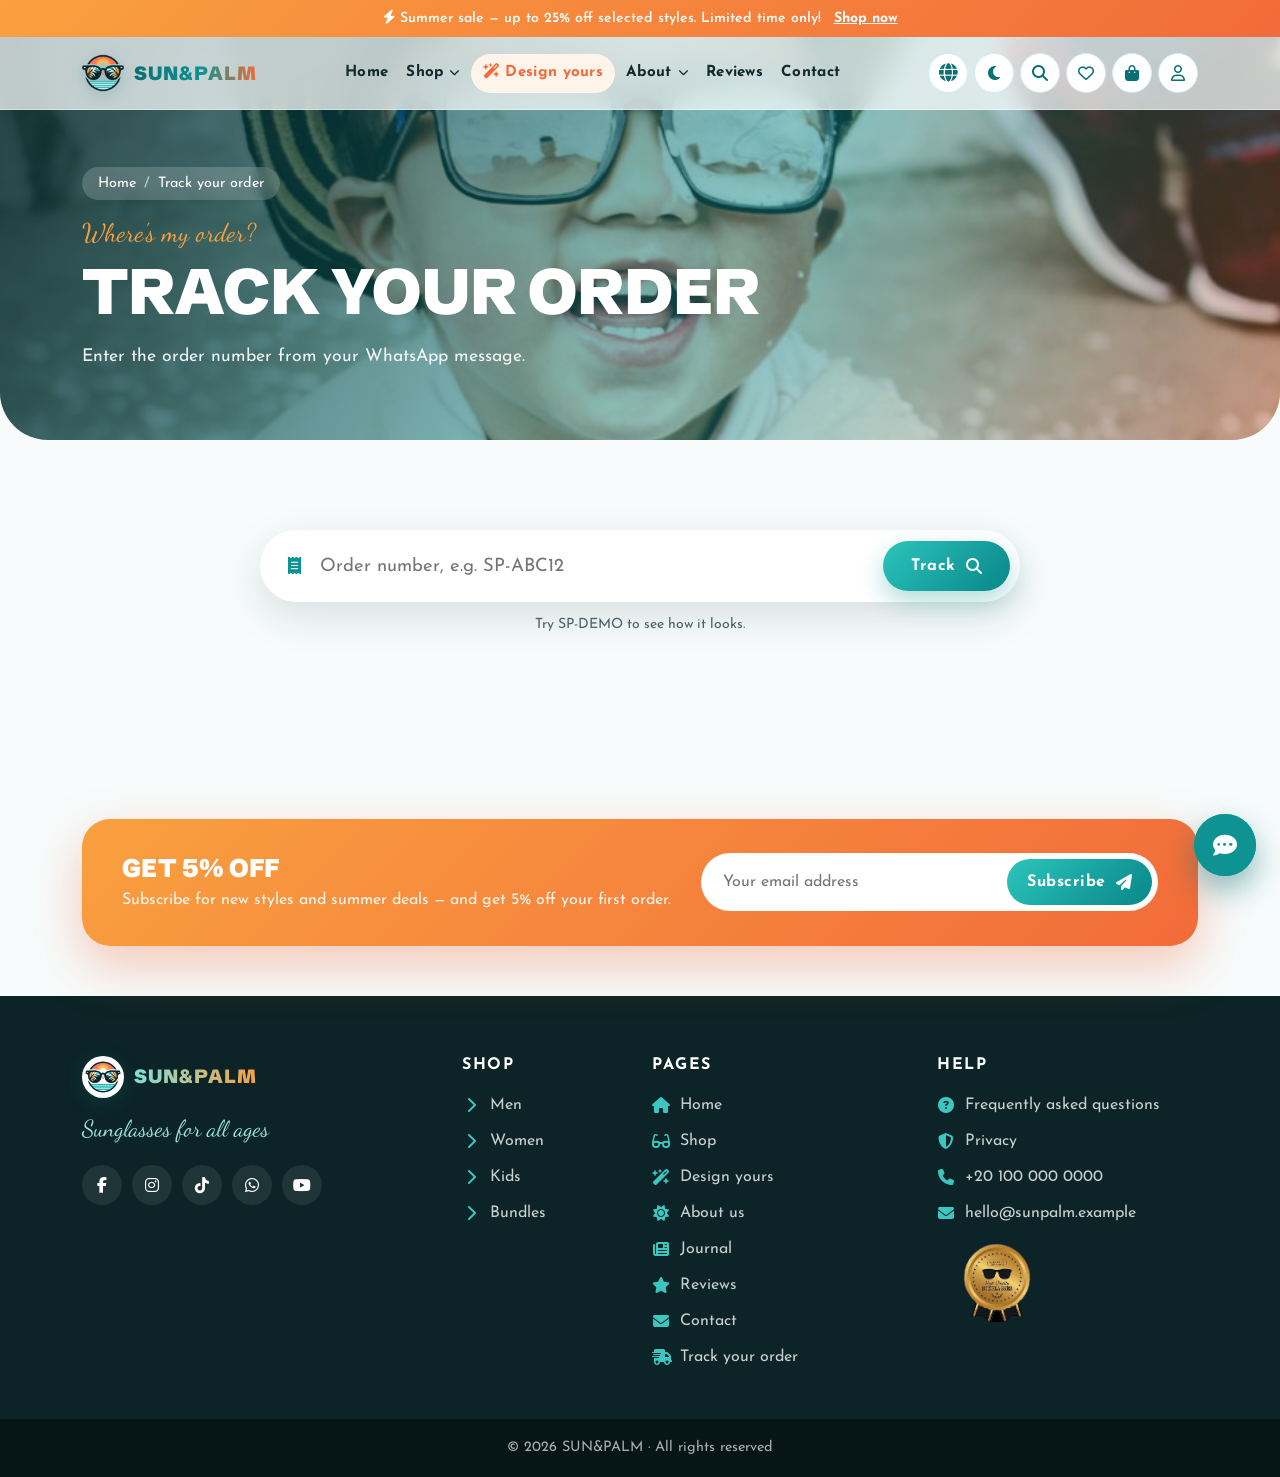
<file: track.html>
<!DOCTYPE html>
<html lang="en">
<head>
  <meta charset="UTF-8">
  <meta name="viewport" content="width=device-width, initial-scale=1.0">
  <meta name="description" content="Track your order with your order number.">
  <title>SUN&amp;PALM</title>

  <script>
    try {
      var theme = localStorage.getItem("sunpalm-theme");
      if (theme !== "light" && theme !== "dark") theme = matchMedia("(prefers-color-scheme: dark)").matches ? "dark" : "light";
      document.documentElement.setAttribute("data-theme", theme);
    } catch (error) {}
  </script>
  <meta name="theme-color" content="#0f9292">
  <link rel="manifest" href="manifest.webmanifest">
  <link rel="icon" href="images/icons/icon-192.png">
  <link rel="apple-touch-icon" href="images/icons/icon-192.png">
  <link rel="stylesheet" href="css/bootstrap.min.css" id="bootstrap-css">
  <link rel="preconnect" href="https://fonts.googleapis.com">
  <link rel="preconnect" href="https://fonts.gstatic.com" crossorigin>
  <link href="https://fonts.googleapis.com/css2?family=Aref+Ruqaa:wght@400;700&family=Cairo:wght@400;600;700;800&family=Dancing+Script:wght@500..700&family=Josefin+Sans:wght@300..700&family=Schibsted+Grotesk:wght@600..900&display=swap" rel="stylesheet">
  <link rel="stylesheet" href="https://cdnjs.cloudflare.com/ajax/libs/font-awesome/6.4.0/css/all.min.css">
  <link rel="stylesheet" href="css/style.css">
</head>

<body data-page="track" data-title-key="track.title">
  <header id="site-header"></header>

  <main>
    <section class="page-hero">
      <div class="page-hero-bg" style="background-image: url('images/pexels-crisstianpantoja-838879.jpg')"></div>
      <div class="container">
        <nav aria-label="breadcrumb">
          <ol class="sun-breadcrumb">
            <li><a href="index.html" data-i18n="nav.home"></a></li>
            <li aria-current="page" data-i18n="track.title"></li>
          </ol>
        </nav>
        <p class="kicker" data-i18n="track.kicker"></p>
        <h1 class="page-hero-title" data-i18n="track.title"></h1>
        <p class="page-hero-sub" data-i18n="track.subtitle"></p>
      </div>
    </section>

    <section class="section">
      <div class="container">
        <div class="track-wrap">
          <form class="track-form" id="trackForm" role="search">
            <i class="fa-solid fa-receipt" aria-hidden="true"></i>
            <input type="text" id="trackInput" dir="ltr" autocomplete="off" spellcheck="false" maxlength="20" data-i18n-placeholder="track.placeholder" data-i18n-aria="track.placeholder">
            <button type="submit" class="btn-sun"><span data-i18n="track.button"></span> <i class="fa-solid fa-magnifying-glass" aria-hidden="true"></i></button>
          </form>
          <p class="track-hint" data-i18n="track.hint"></p>

          <div class="recent-orders" id="recentOrders" hidden>
            <p class="side-label" data-i18n="track.recent"></p>
            <div class="recent-list" id="recentList"></div>
          </div>

          <div id="trackResult" aria-live="polite"></div>
        </div>
      </div>
    </section>
  </main>

  <footer id="site-footer" class="site-footer"></footer>

  <script src="js/bootstrap.bundle.min.js"></script>
  <script src="js/i18n.js"></script>
  <script src="js/glasses.js"></script>
  <script src="js/store.js"></script>
  <script src="js/chatbot.js"></script>
  <script src="js/track.js"></script>
  <script src="js/compare.js"></script>
  <script src="js/quiz.js"></script>
  <script src="js/script.js"></script>
</body>
</html>
</file>
<file: Project 2/css/style.css>
*{
    padding: 0;
    margin: 0;
    box-sizing: border-box ;
} 

body{
    height: 4500px;
}


.home{
   
    width: 100%;
    height: 100vh;
    background-image: url(../images/pexels-asim-razan-343717.jpg);
    background-repeat: no-repeat;
    background-size: cover;
    position: relative;
}

.home-content{
    position: absolute;
    left: 75%;
    top: 50%;
    transform: translate(-50%,-50%);
    
}

.home-content h1{
    animation-name: change;
    animation-duration: 4s;
    animation-timing-function: linear;
    animation-iteration-count: infinite;
    text-shadow: 1px 1px 15px rgb(156, 245, 232);
    font-size: 30px;
    text-transform: uppercase;
    text-align: center;
    margin: 10px 0px;
}


@keyframes change{
    0%{
        color:  rgb(0, 0, 0);
      }
      
      25%{
          color:  rgb(120, 253, 253);
        }

     50%{
          color: rgb(255, 255, 255);
        }

  
      100%{
        color:  rgb(0, 0, 0);
      }

}



.home-content .p1{
    font-family: "Schibsted Grotesk", sans-serif;
    color: white;
    margin: 20px 0px;
    text-align: center;
    letter-spacing: 2px;
    font-family:'Segoe UI', Tahoma, Geneva, Verdana, sans-serif;
}

.home-content .fashion{
    color: white;
    text-shadow: 1px 1px 15px rgb(156, 245, 232);
    font-size: 30px;
    text-transform: uppercase;
    text-align: center;
    margin: 10px 0px;
   font-family: "Dancing Script", cursive;
}


.b1{
    margin: 20px 200px;
    width: 100px;
    height: 40px;
    border-radius: 5px;
    border: none;
    color: rgb(255, 255, 255);
    background-color: rgb(0, 0, 0);
    cursor: pointer;
    text-transform: capitalize;
    font-family:'Segoe UI', Tahoma, Geneva, Verdana, sans-serif;
    font-size: 15px;
    overflow: hidden;
    transition: 1s;
    

  font-family: "Josefin Sans", sans-serif;

}

.b1:hover{
     transform: scale(1.05,1.05);
     transition: 1s;
     background-color: white;
     color: rgb(65, 235, 212);
}






















.youtubei{
    margin-top: 10px;
    padding-top: -10px;
    padding-left: 20px;
}

.linkedin-ini{
    margin-top: 10px;
    padding-left: 20px;
}

.twitteri{
    margin-top: 10px;
    padding-left: 20px;
}

.instagrami{
    margin-top: 10px;
    padding-left: 20px;
}

.faceooki{
    
    margin-top: 10px;
    padding-left: 20px;
}





.social-icons {
  list-style: none;
  display: flex;
  gap: 10px;
  margin-left: 1050px;
  margin-top: -40px;
}

.social-box {
  position: relative;
  width: 40px;
  height: 40px;
  display: flex;
  align-items: center;
  justify-content: center;
  cursor: pointer;
  
}

.social-box::before,
.social-box::after {
  content: '';
  position: absolute;
  width: 2px;
  height: 0;
  background-color: rgb(15, 146, 146);
  transition: height 0.4s ease;
}

/* الخط اللي على اليمين (يتحرك من فوق لتحت) */
.social-box::before {  
  left: 35px;
  top: 10px;
  transform: none;
  transition: 1s;
}

/* الخط اللي على الشمال (يتحرك من تحت لفوق) */
.social-box::after {
  left: 5px;
  bottom: 10;
  transform: none;
  transition: 1s;
}


.social-box:hover::before,
.social-box:hover::after {
  height: 20px;
}

.social-box i {
  font-size: 15px;
  transition: transform 0.6s ease;
  transform-origin: center center;
}

.social-box:hover i {
  transform: rotateY(180deg);
  color: #10a1b4;
}


















hr{
    color:  rgb(15, 146, 146);
    margin-top: 5px;
}

img{
    margin-top: 10px;
    margin-left: 100px;
}

.h{
    margin-top: 70px;
    height: 60px;
    background-color: rgb(242, 255, 255);
}

.sp7{
    color: rgb(255, 255, 255);
    width: 100%;
    height: 70px;
    background-color: rgb(15, 146, 146);
    margin-top: 20px;
    padding-left: 300px;
    font-weight:bold;
    font-size:  20px;
    
}

.sp8{
    color: rgb(255, 255, 255);
    font-family: "Josefin Sans", sans-serif;
   text-underline-offset: 5px;
   text-decoration-thickness:2px ;
   text-decoration: underline;
    font-weight: 500;
    transition: 1s;
    margin-top: -70px;
    margin-left: 850px;
    font-size: 20px;
    font-weight:bold;
} 

.sp8:hover{
  transition: 0.5s;
  transform: scale(1.01);
  letter-spacing: 2px;

}





.chevron-downi{
    font-size: 12px;
    margin-left: 5px;
    font-weight: bold;
}

.shopping-cart {
    position: relative;
    display: inline-block;
    margin: 20px;
    color: white;
    width: 17px;
    height: 17px;
    border-radius: 20px;
    margin-left: 1200px;
    margin-top: -60px;
}

.shopping-carti {
   font-size: 15px;
   cursor: pointer;
   color: #000000;
   margin-left: 18px
}

.s {
  position: absolute;
  top: -17px;
  right: -20px;
  background-color: rgb(82, 175, 175);
  color: white;
  width: 18px;
  height: 18px;
  font-size: 12px;
  text-align: center;
  border-radius: 50%;
  line-height: 18px;
  transition: transform 0.4s ease;
}

.shopping-cart:hover .s {
  transform: translateY(-5px); /* تطلع لفوق */
}

.searchi{
    margin-left: 1120px;
    margin-top: -40px;
    color: black;
    cursor: pointer;
}


.searchi:hover{
   color: rgb(82, 175, 175);
}


.user-alti{
    margin-left: 1170px;
    margin-top: -40px;
    cursor: pointer;
}

.user-alti:hover{
   color: rgb(82, 175, 175);
}


.shopping-carti{
    color: black;
    cursor: pointer;
}

.shopping-carti:hover{
   color: rgb(82, 175, 175);
}



.im{
    position: relative;
    margin-left: 65px;
    margin-top: 100px;
    width: 90%;
    display: flex;
    justify-content: center;
    border: 2px solid;
    
}


.p2{
    position: absolute;
    top: 320;
    left: 190;
    z-index: 20;
    font-weight: bold;
    font:20px;
    color: aqua;
    font-family: 'Lucida Sans', 'Lucida Sans Regular', 'Lucida Grande', 'Lucida Sans Unicode', Geneva, Verdana, sans-serif;
}

.p2:hover{
    margin-top: -30px;
    background-color: rgb(217, 217, 248);
    opacity: 0;
}

.first-img .img1{
     z-index: -2;
     transition: 1s linear;
}


.img1:hover{
   transition: 1s;
   transform: scale(1.04);
} 




.first-img {
    margin-left: -100px;
    overflow: hidden;
    position: relative;
}



.container1{
    margin-top: 90px;
    margin-left: 65px;
    width: 90%;
    height: 400px;
    display: flex;
    justify-content:space-evenly ;
    overflow: hidden;
}


.div-img1{
    position: relative;
    width: 300px;
    height: 100%;
    transition: 1s;
    overflow: hidden;
}

.overlay::after{
    content: '';

      position: absolute;
      bottom: 0;
      width: 100%;
      height: 40%;
      background: -webkit-linear-gradient(to top, black, transparent);
      z-index: 200;
}

.div-img1 .img1{
    margin-left: 0px;
    transition: 1s;
}

.img1:hover{
    transition: 1s;
    transform: scale(1.04);
}

.p-im{
    position: absolute;
    left: 100;
    font-size: 100px;
    color: rgb(106, 36, 172);
    z-index: 100;
}





.div-img2{
   
    border: 2px solid black;
    width: 300px;
    height: 100%;
}

.div-img3{
    border: 2px solid black;
    width: 300px;
    height: 100%;
}

.container2{
    margin-top: 90px;
    margin-left: 65px;
    width: 90%;
    height: 70px;
}



.h3 {
    font-family: "Josefin Sans", sans-serif;
    font-weight: bold;
    display: inline;
    margin-left: 80px;
    font-weight: 20px;
    font-size: 30px;
}




.read11{
    font-weight: bold;
    color: rgb(0, 0, 0);
    margin-top: -20px;
    margin-left: 850px;
    width: 300px;
    font-size:15px;
    cursor: pointer;
    font-family: sans-serif;
}


.read11 span {
    font-family: "Josefin Sans", sans-serif;
  display: inline-block;
}




.read22{
    font-weight: bold;
    color: rgb(0, 0, 0);
    margin-top: -18px;
    margin-left: 920px;
    width: 300px;
   font-size:15px;
    cursor: pointer;
    font-family: sans-serif;
}


.read22 span {
    font-family: "Josefin Sans", sans-serif;
  display: inline-block;
}



.read33{
    font-weight: bold;
    color: rgb(34, 92, 180);
    margin-top: -17px;
    margin-left: 990px;
    width: 300px;
   font-size:15px;
    cursor: pointer;
    font-family: sans-serif;
}


.read33 span {
    font-family: "Josefin Sans", sans-serif;
  display: inline-block;
}



.read44{
    font-weight: bold;
    color: rgb(0, 0, 0);
    margin-top: -18px;
    margin-left: 1070px;
    width: 300px;
    font-size:15px;
    cursor: pointer;
    font-family: sans-serif;
}


.read44 span {
    font-family: "Josefin Sans", sans-serif;
  display: inline-block;
}
















.line1{
    background-color: rgb(34, 92, 180);
    width: 55px;
    height:4px;
    margin-top: 17px;
    margin-left: 990px;

}

.r{
    color: rgb(180, 180, 180);
    margin-left: 78px;
    width: 1055px;
    margin-top: -1px;
}



.card-container{
    margin-top: 50px;
}


.chevron-lefti{
    display: inline;
    font-size: 30px;
    margin-left: -1020px;
    margin-top: 140px;
}


.card{
    margin-top: 30px;
    width: 100%;
    height: 70px;
}




 .p-card{
    font-family: "Josefin Sans", sans-serif;
    margin-left: 140px;
    font-size: 25px;
}

.p-card:hover{
    cursor: pointer;
    color: rgba(8, 40, 143, 0.801);
}

.ssp1{
    font-family: "Josefin Sans", sans-serif;
    margin-top: 25px;
    margin-left: 180px;
    font-size: 20px;
}

.ssp2{
    font-family: "Josefin Sans", sans-serif;
        margin-left: 15px;
        font-size: 20px;
}



.p-card1{
    font-family: "Josefin Sans", sans-serif;
    margin-left: 415px;
    margin-top: -54px;
    font-size: 25px;
}

.p-card1:hover{
    cursor: pointer;
    color: rgba(8, 40, 143, 0.801);
}

.ssp3{
    font-family: "Josefin Sans", sans-serif;
    margin-top: 20px;
    margin-left: 460px;
    font-size: 20px;
}

.ssp4{
    font-family: "Josefin Sans", sans-serif;
        margin-left: 15px;
        font-size: 20px;
}



.p-card2{
    font-family: "Josefin Sans", sans-serif;
    margin-left: 700px;
   margin-top: -54px;
    font-size: 25px;
}

.p-card2:hover{
    cursor: pointer;
    color: rgba(8, 40, 143, 0.801);
}

.ssp5{
    font-family: "Josefin Sans", sans-serif;
    margin-top: 20px;
    margin-left: 740px;
    font-size: 20px;
}

.ssp6{
    font-family: "Josefin Sans", sans-serif;
        margin-left: 15px;
        font-size: 20px;
}



.p-card3{
    font-family: "Josefin Sans", sans-serif;
    margin-left: 980px;
    margin-top: -54px;
    font-size: 25px;
}

.p-card3:hover{
    cursor: pointer;
    color: rgba(8, 40, 143, 0.801);
}

.ssp7{
    font-family: "Josefin Sans", sans-serif;
    margin-top: 20px;
    margin-left: 1000px;
    font-size: 20px;
}

.ssp8{
    font-family: "Josefin Sans", sans-serif;
    margin-left: 15px;
    font-size: 20px;
}




.chevron-righti{
    display: inline;
    font-size: 30px;
    margin-left: 1240px;
    margin-top: -153px;
}





.hr2{
    
    color: rgb(11, 145, 163);
    border: 1px solid ;
    margin-top: 150px;
}

.div1{
    width: 100%;
    height: 400px;
    background-color: rgb(193, 226, 216);
}

.hr3{
    margin-top: -2px;
    color: rgb(11, 145, 163);
    border: 1px solid ;
}

.chevron-leftii{
    color: rgb(5, 76, 85);
    display: inline;
    font-size: 30px;
    margin-left:100px;
    margin-top:190px;
}

.chevron-rightii{
    color: rgb(5, 76, 85);
    display: inline;
    font-size: 30px;
    margin-left: 1220px;
    
}

.p-rev{
    font-family: "Josefin Sans", sans-serif;
    font-weight: bold;
    font-size: 40px;
    margin-top: -170px;
    padding-left: 470px;
}

.p-w{
    font-size: 20px;
    line-height: 25px;
    padding-top: 30px;
    padding-left: 380px;
    width: 1000px;
    height: 100px;
    text-align: center;
}

.div2{
    border-radius: 20px;
}

.ig{
    margin-top: 40px;
    margin-left: 450px;
    border-radius: 70px;
}

.p-img{
       font-family: "Josefin Sans", sans-serif;
    margin-left: 540px;
    margin-top: -65px;
    font-weight: bold;
}

.p-img1{
       font-family: "Josefin Sans", sans-serif;
    width: 400px;
    height: 40px;
    margin-left: 545px;
    margin-top: 5px;
    color: rgb(80, 78, 78);
}





.head{
    font-weight: bold;
    font-family: "Josefin Sans", sans-serif;
    margin-left: 530px;
    margin-top: 30px;
    font-size: 40px;
}


.container3{
    margin-top: 60px;
    margin-left: 30px;
    width: 100%;
    height: 300px;
}




.chevron-leftiii{
    display: inline;
    font-size: 30px;
    margin-left:-1100px;
    margin-top: -230px;
}

.chevron-rightiii{
    display: inline;
    font-size: 30px;
    margin-top: -220px;
    margin-left: 1180px;
    
}


.card1{ 
    margin-top: 320px;
    margin-left: -120px;
    width: 90%;
    height: 40px;
    display: inline-block;
}  




.p-card4{
    font-family: "Josefin Sans", sans-serif;
    padding-top: 5px;
    margin-left: 95px;
    font-size: 25px;
     /* border: 2px solid black; */

}

.p-card4:hover{
    cursor: pointer;
    color: rgba(8, 40, 143, 0.801);
}

.ssp9{
    font-family: "Josefin Sans", sans-serif;
    margin-top: 30px;
    margin-left: 130px;
    font-size: 20px;
}

.ssp10{
       font-family: "Josefin Sans", sans-serif;
        margin-left: 15px;
         margin-top: 30px;
        font-size: 20px;
}



.p-card5{
    font-family: "Josefin Sans", sans-serif;
    margin-left: 390px;
    margin-top: -50px;
    font-size: 25px;

}

.p-card5:hover{
    cursor: pointer;
    color: rgba(8, 40, 143, 0.801);
}

.ssp11{
    font-family: "Josefin Sans", sans-serif;
    margin-top: 20px;
    margin-left: 410px;
    font-size: 20px;
}

.ssp12{
       font-family: "Josefin Sans", sans-serif;
        margin-left: 15px;
        font-size: 20px;
}



.p-card6{
    font-family: "Josefin Sans", sans-serif;
    margin-left: 650px;
    margin-top: -55px;
    font-size: 25px;
}

.p-card6:hover{
    cursor: pointer;
    color: rgba(8, 40, 143, 0.801);
}

.ssp13{
    font-family: "Josefin Sans", sans-serif;
    margin-top: 20px;
    margin-left: 680px;
    font-size: 20px;
}

.ssp14{
       font-family: "Josefin Sans", sans-serif;
        margin-left: 15px;
        font-size: 20px;
}



.p-card7{
    font-family: "Josefin Sans", sans-serif;
    margin-left: 930px;
    margin-top: -50px;
    font-size: 25px;
}

.p-card7:hover{
    cursor: pointer;
    color: rgba(8, 40, 143, 0.801);
}

.ssp15{
    font-family: "Josefin Sans", sans-serif;
    margin-top: -10px;
    margin-left: 960px;
    font-size: 20px;
}

.ssp16{
       font-family: "Josefin Sans", sans-serif;
        margin-left: 15px;
        font-size: 20px;
}



















.container4{
    margin-top: 120px;
    width: 100%;
    height: 750px;
    background-color: rgb(221, 247, 239);
}


.div-latest-news{
    display: flex;
    justify-content:space-evenly ;
    overflow: hidden;
}

.div1-news{
    height: 700px;
}

.div2-news{
    height: 700px;
}

.div3-news{
    height: 700px;
}


.head1{
    font-weight: bold;
    font-family: "Josefin Sans", sans-serif;
    padding-top: 20px;
    margin-left: 540px;
    font-size: 40px;
}

.img7{
    margin-top: 40px;
    margin-left: -10px;
}

.img8{
    margin-top: 40px;
    margin-left: -10px;
}

.img9{
    margin-top: 40px;
    margin-left: -10px;
}

.img7:hover{
    overflow: hidden;
    transform: scale(1.03);
    transition: 0.2s;
    will-change: transform;
}

.img8:hover{
    overflow: hidden;
    transform: scale(1.03);
    transition: 0.2s;
    will-change: transform;
}

.img9:hover{
    overflow: hidden;
    transform: scale(1.03);
    transition: 0.2s;
    will-change: transform;
}

.p-new1{
     font-family: "Josefin Sans", sans-serif;
    margin-left: -10px;
    margin-top: 20px;
    color: rgb(172, 172, 172);
}


.p-new2{
    font-family: "Schibsted Grotesk", sans-serif;
    transition: 0.5;
    width: 300px;
    margin-left: -10px;
    margin-top: 20px;
}

.p-new3{
    font-family: "Schibsted Grotesk", sans-serif;
     margin-top: 20px;
     margin-left: -10px;
     width: 300px;
     color: rgb(172, 172, 172);
}

.read{
     transition: 0.5;
     margin-top: 20px;
     margin-left: -10px;
     width: 300px;
     font-size:15px;
      text-decoration: underline;
      text-decoration-thickness: 2px;
      text-underline-offset: 3px;
      cursor: pointer;
      font-family: "Josefin Sans", sans-serif;
}


.read span {

  display: inline-block;
  font-weight: bold;
   transition: 0.3s;
}

.read span:hover {
  font-weight: 700;
  transition: 0.2s;
  transform: scale(1.1); /* تكبير من المنتصف */
}



.div1-news:hover .p-new2{
     color: rgb(38, 125, 255);
}



.p-new2 .read:hover {
   color: rgb(38, 125, 255);
}





.p-new5{
     font-family: "Josefin Sans", sans-serif;
    margin-left: -10px;
    margin-top: 20px;
    color: rgb(172, 172, 172);
}


.p-new6{
    font-family: "Schibsted Grotesk", sans-serif;
    transition: 0.5;
    width: 300px;
    margin-left: -10px;
    margin-top: 20px;
}

.p-new7{
    font-family: "Schibsted Grotesk", sans-serif;
     margin-top: 20px;
     margin-left: -10px;
     width: 300px;
     color: rgb(172, 172, 172);
}




.div2-news:hover .p-new6{
    color: rgb(38, 125, 255);
}



.p-new6 .read:hover {
     color: rgb(38, 125, 255);
}





.p-new8{
    font-family: "Josefin Sans", sans-serif;
    margin-left: -10px;
    margin-top: 20px;
    color: rgb(172, 172, 172);
}


.p-new9{
     font-family: "Schibsted Grotesk", sans-serif;
    transition: 0.5;
    width: 300px;
    margin-left: -10px;
    margin-top: 20px;
}

.p-new10{
    font-family: "Schibsted Grotesk", sans-serif;
     margin-top: 20px;
     margin-left: -10px;
     width: 300px;
     color: rgb(172, 172, 172);
}




.div3-news:hover .p-new9{
    color: rgb(38, 125, 255);
}



.p-new9 .read:hover {
    color: rgb(38, 125, 255);
}









.container5{
    width: 100%;
    height: 300px;
}









.container6{
    background-color: black;
    width: 100%;
    height: 590px;
    margin-top: -70px;
    border: 2px solid black;
   
}

.pa{
    padding-top: 40px;
    margin-left: 40px;
    color: white;
    font-weight: bold;
    font-size: 22px;
    font-family: "Josefin Sans", sans-serif;
}

.pa1{
    padding-top: 15px;
    margin-left: 40px;
    color: white;
    font-weight: bold;
    font-size: 15px;
    font-family: "Josefin Sans", sans-serif;
}

.input{
    width: 350px;
    height: 40px;
    margin-left: 500px;
    margin-top: -60px;
}

.input::placeholder {
  font-size: 17px;        
  color: #888;             
 padding-left: 30px;      
   
}

.b{
    font-family: "Josefin Sans", sans-serif;
    font-weight: bold;
    font-size: 17px;
    color: rgb(38, 125, 255);
    background-color: rgb(9, 10, 63);
    width: 130px;
    height: 40px;
    margin-left: 860px;
    margin-top: -75px;
    border: none;
    transition: 0.2s;
}

.f{
    font-size: 20px;
    margin-left: 150px;
     color: #888;  
    margin-top: -50px;
    
}

.ins{
    margin-top: -50px;
    font-size: 20px;
    margin-left: 15px;
      color: #888;  
}

.y{
    margin-top: -50px;
    font-size: 20px;
    margin-left: 15px;
      color: #888;  
}

.f:hover{
    transition: 0.2s;
    color: white;
    transform: scale(1.1);
}

.ins:hover{
    transition: 0.2s;
    color: white;
    transform: scale(1.1);
}


.y:hover{
    transition: 0.2s;
    color: white;
    transform: scale(1.1);
}


.b:hover{
    transition: 0.2s;
    transform: scale(1.1);
}



.ho1{
   color: rgb(38, 125, 255);
  margin-left: 40px;
  width: 1200px;
  margin-top: 15px
}

.sun{

    margin-top: 90px;
    margin-left: -20px;
}



.red .rd1{
   margin-left: 440px;
   margin-top: -200px;
   color: white;
    display: inline-block;
    font-family: "Josefin Sans", sans-serif;
}


.red span {
  display: inline-block;
}


.red .rd2{
   margin-left: 130px;
  margin-top: -203px;
   display: inline-block;
   color: white;
   font-family: "Josefin Sans", sans-serif;
}


.red .rd3{
   margin-left: 850px;
   margin-top: -207px;
   display: inline-block;
   color: white;
   font-family: "Josefin Sans", sans-serif;
}



.red .rd4{
   margin-left: 1060px;
  margin-top: -207px;
   display: inline-block;
   color: white;
   font-family: "Josefin Sans", sans-serif;
}





.read1{
    color: white;
    transition: 0.5s;
    margin-top: -155px;
    margin-left: 440px;
    width: 300px;
    font-size:12px;
    cursor: pointer;
    font-family: sans-serif;
}


.read1 span {
  display: inline-block;
   transition: 0.5s;
}

.read1 span:hover {
  text-underline-offset: 1px;
  text-decoration-thickness:0.5px ;
  text-decoration: underline;
  font-weight: 500;
  transition: 0.5s;
  transform: scale(1.1); 
}

.read2{
    color: white;
     transition: 0.5s;
     margin-top: -12px;
     margin-left: 650px;
     width: 300px;
     font-size:12px;
      cursor: pointer;
      font-family: sans-serif;
}


.read2 span {
  display: inline-block;
   transition: 0.5s;
}

.read2 span:hover {
  text-underline-offset: 1px;
  text-decoration-thickness:0.5px ;
  text-decoration: underline;
  font-weight: 500;
  transition: 0.5s;
  transform: scale(1.1); 
}


.read3{
    color: white;
     transition: 0.5s;
     margin-top: -12px;
     margin-left: 850px;
     width: 300px;
     font-size:12px;
      cursor: pointer;
      font-family: sans-serif;
}


.read3 span {
  display: inline-block;
   transition: 0.5s;
}

.read3 span:hover {
  text-underline-offset: 1px;
  text-decoration-thickness:0.5px ;
  text-decoration: underline;
  font-weight: 500;
  transition: 0.5s;
  transform: scale(1.1); 
}


.read4{
    color: white;
     transition: 0.5s;
     margin-top: -12px;
     margin-left: 1060px;
     width: 300px;
     font-size:12px;
      cursor: pointer;
      font-family: sans-serif;
}


.read4 span {
  display: inline-block;
   transition: 0.5s;
}

.read4 span:hover {
  text-underline-offset: 1px;
  text-decoration-thickness:0.5px ;
  text-decoration: underline;
  font-weight: 500;
  transition: 0.5s;
  transform: scale(1.1); 
}





.read5{
    color: white;
    transition: 0.5s;
    margin-top: 10px;
    margin-left: 440px;
    width: 300px;
    font-size:12px;
    cursor: pointer;
    font-family: sans-serif;
}


.read5 span {
  display: inline-block;
   transition: 0.5s;
}

.read5 span:hover {
  text-underline-offset: 1px;
  text-decoration-thickness:0.5px ;
  text-decoration: underline;
  font-weight: 500;
  transition: 0.5s;
  transform: scale(1.1); 
}

.read6{
    color: white;
     transition: 0.5s;
     margin-left: 650px;
     margin-top: -12px;
     width: 300px;
      font-size:12px;
      cursor: pointer;
      font-family: sans-serif;
}


.read6 span {
  display: inline-block;
   transition: 0.5s;
}

.read6 span:hover {
  text-underline-offset: 1px;
  text-decoration-thickness:0.5px ;
  text-decoration: underline;
  font-weight: 500;
  transition: 0.5s;
  transform: scale(1.1); 
}


.read7{
    color: white;
     transition: 0.5s;
     margin-left: 850px;
      margin-top: -12px;
     width: 300px;
      font-size:12px;
      cursor: pointer;
      font-family: sans-serif;
}


.read7 span {
  display: inline-block;
   transition: 0.5s;
}

.read7 span:hover {
  text-underline-offset: 1px;
  text-decoration-thickness:0.5px ;
  text-decoration: underline;
  font-weight: 500;
  transition: 0.5s;
  transform: scale(1.1); 
}


.read8{
    color: white;
     transition: 0.5s;
     margin-left: 1060px;
       margin-top: -12px;
     width: 300px;
     font-size:12px;
      cursor: pointer;
      font-family: sans-serif;
}


.read8 span {
  display: inline-block;
   transition: 0.5s;
}

.read8 span:hover {
  text-underline-offset: 1px;
  text-decoration-thickness:0.5px ;
  text-decoration: underline;
  font-weight: 500;
  transition: 0.5s;
  transform: scale(1.1); 
}


.read9{
    color: white;
     transition: 0.5s;
     margin-left: 1060px;
      margin-top: 15px;
     width: 300px;
     font-size:12px;
      cursor: pointer;
      font-family: sans-serif;
}


.read9 span {
  display: inline-block;
   transition: 0.5s;
}

.read9 span:hover {
  text-underline-offset: 1px;
  text-decoration-thickness:0.5px ;
  text-decoration: underline;
  font-weight: 500;
  transition: 0.5s;
  transform: scale(1.1); 
}


.ho2{
   color: rgb(38, 125, 255);
  margin-left: 40px;
  width: 1200px;
  margin-top: 50px
}


.pr{
    margin-left: 400px;
    margin-top: 10px;
    color: white;
}

.he {
    margin-left: 3px;
    font-size: 20px;
    display: inline;
    animation-duration: 2s;
    animation-name: change1;
    animation-iteration-count: infinite;
    animation-timing-function: linear;
}

@keyframes change1{

    0%{
        color: white;
    }

      50%{
        color: rgb(38, 125, 255);
    }

      100%{
        color: white;
    }




}

.he .heart{
    
    display: inline;
}

.he .heart:hover{
    
    transform: scale(1.1)
}

.pr1{
    font-size: 15px;
    margin-left: 453px;
    margin-top: -19px;
}

.rd5{
    color: rgb(38, 125, 255);
     transition: 0.3s;
     margin-left: 22px;
     margin-top: -18px;
     width: 300px;
     font-size:15px;
     font-weight: bold;
      cursor: pointer;
      font-family: sans-serif;

}


.rd5 span {
  display: inline-block;
   transition: 0.3s;
}

.rd5 span:hover {
  font-weight: 500;
  transition: 0.3s;
  transform: scalex(1.1);
  letter-spacing: 1px;
    text-decoration: underline;
    text-underline-offset: 2px;
    text-decoration-thickness:0.5px ; 
}
</file>
<file: css/style.css>
:root {
  --primary: #0f9292;
  --primary-deep: #0b6f73;
  --primary-light: #3cc6c0;
  --accent: #f26b3a;
  --accent-2: #f9a03f;
  --tint: #cdeeed;
  --tint-soft: #ecf8f7;
  --bg: #f7fbfb;
  --ink: #10292d;
  --ink-soft: #4d6669;
  --white: #ffffff;

  --grad: linear-gradient(135deg, #2cc5bc 0%, #0f9292 50%, #0b6f73 100%);
  --grad-sun: linear-gradient(135deg, #f9a03f 0%, #f26b3a 100%);
  --shadow-sm: 0 6px 18px rgba(11, 111, 115, 0.10);
  --shadow-md: 0 14px 40px rgba(16, 41, 45, 0.13);
  --shadow-lg: 0 26px 60px rgba(16, 41, 45, 0.22);
  --radius: 20px;
  --nav-h: 76px;

  --surface: #ffffff;
  --surface-glass: rgba(255, 255, 255, 0.92);
  --nav-bg: rgba(247, 251, 251, 0.75);
  --nav-bg-scrolled: rgba(255, 255, 255, 0.95);
  --footer-bg: #0c2427;
  --faint: #9db5b6;
  --faint-2: #d5e4e4;
  --ok-fg: #1f8a5b;
  --ok-bg: #e4f6ec;
  --bad-fg: #c2412d;
  --bad-bg: #fde9e4;
  --bad-solid: #c2412d;
  --warn-fg: #d06a12;
  --warn-bg: #fff1e2;
  --sun-bg: #fff4e9;
  color-scheme: light;

  --font-body: "Josefin Sans", system-ui, sans-serif;
  --font-script: "Dancing Script", cursive;
  --font-brand: "Schibsted Grotesk", "Josefin Sans", sans-serif;
}

/* ---------- Dark mode ---------- */
:root[data-theme="dark"] {
  --tint: #24403f;
  --tint-soft: #172c2e;
  --bg: #0b1517;
  --ink: #e3f2f1;
  --ink-soft: #9fb9bb;
  --primary-deep: #4fd1c9;
  --surface: #122326;
  --surface-glass: rgba(18, 35, 38, 0.92);
  --nav-bg: rgba(11, 21, 23, 0.7);
  --nav-bg-scrolled: rgba(11, 21, 23, 0.95);
  --footer-bg: #061012;
  --faint: #5f7a7c;
  --faint-2: #2c4446;
  --ok-fg: #6fdca6;
  --ok-bg: rgba(111, 220, 166, 0.13);
  --bad-fg: #ff9a85;
  --bad-bg: rgba(255, 154, 133, 0.13);
  --warn-fg: #ffb36b;
  --warn-bg: rgba(255, 179, 107, 0.13);
  --sun-bg: rgba(249, 160, 63, 0.1);
  --shadow-sm: 0 6px 18px rgba(0, 0, 0, 0.35);
  --shadow-md: 0 14px 40px rgba(0, 0, 0, 0.45);
  --shadow-lg: 0 26px 60px rgba(0, 0, 0, 0.55);
  color-scheme: dark;
}

[data-theme="dark"] .modal-content,
[data-theme="dark"] .offcanvas,
[data-theme="dark"] .dropdown-menu { background-color: var(--surface); color: var(--ink); }
[data-theme="dark"] .form-control,
[data-theme="dark"] .form-select { color: var(--ink); border-color: var(--tint); }
[data-theme="dark"] .form-control::placeholder { color: var(--faint); }
[data-theme="dark"] .form-text { color: var(--ink-soft); }
[data-theme="dark"] .form-select {
  background-image: url("data:image/svg+xml,%3csvg xmlns='http://www.w3.org/2000/svg' viewBox='0 0 16 16'%3e%3cpath fill='none' stroke='%23e3f2f1' stroke-linecap='round' stroke-linejoin='round' stroke-width='2' d='M2 5l6 6 6-6'/%3e%3c/svg%3e");
}
[data-theme="dark"] .form-check-input:not(:checked) { background-color: var(--tint-soft); border-color: var(--faint); }
[data-theme="dark"] .form-switch .form-check-input:not(:checked) {
  background-image: url("data:image/svg+xml,%3csvg xmlns='http://www.w3.org/2000/svg' viewBox='-4 -4 8 8'%3e%3ccircle r='3' fill='%239fb9bb'/%3e%3c/svg%3e");
}
[data-theme="dark"] .item-modal-close { background-color: #fff; }
[data-theme="dark"] .dropdown-divider { border-color: var(--tint); }
[data-theme="dark"] .hero-img,
[data-theme="dark"] .page-hero-bg { filter: brightness(0.85); }
[data-theme="dark"] .accordion-item { background: var(--surface); }
/* the frame drawings are mostly black, so they sit on a light tile in dark mode */
[data-theme="dark"] .shape-chip svg,
[data-theme="dark"] .opt-svg svg { background: #e6f2f1; border-radius: 10px; padding: 2px 6px; }

/* theme switch button */
.theme-btn .fa-sun { display: none; }
[data-theme="dark"] .theme-btn .fa-moon { display: none; }
[data-theme="dark"] .theme-btn .fa-sun { display: inline-block; color: var(--accent-2); }
.theme-btn i { transition: transform 0.5s ease; }
.theme-btn:hover i { transform: rotate(-30deg); }
body { transition: background-color 0.35s ease, color 0.35s ease; }

html[lang="ar"] {
  --font-body: "Cairo", system-ui, sans-serif;
  --font-script: "Aref Ruqaa", serif;
}

*, *::before, *::after { box-sizing: border-box; }
html { scroll-behavior: smooth; }
body { margin: 0; font-family: var(--font-body); color: var(--ink); background: var(--bg); overflow-x: hidden; }
img { max-width: 100%; display: block; }
a { color: inherit; text-decoration: none; }
::selection { background: var(--primary); color: var(--white); }
.flip-rtl { display: inline-block; }
html[dir="rtl"] .flip-rtl { transform: scaleX(-1); }
[hidden] { display: none !important; }

/* ---------- Shared pieces ---------- */

.section { padding: 90px 0; position: relative; scroll-margin-top: calc(var(--nav-h) + 20px); }
.section-head { text-align: center; margin-bottom: 44px; }
.kicker { font-family: var(--font-script); font-size: 1.6rem; color: var(--accent); margin: 0 0 4px; line-height: 1.2; }
.section-title {
  font-family: var(--font-brand);
  font-weight: 800;
  font-size: clamp(1.9rem, 4vw, 2.9rem);
  text-transform: uppercase;
  letter-spacing: 0.04em;
  margin: 0 0 18px;
  color: var(--ink);
}
html[lang="ar"] .section-title { font-family: var(--font-body); letter-spacing: 0; }
.section-title.small { font-size: clamp(1.5rem, 3vw, 2.1rem); }
.section-head .section-title::after {
  content: ""; display: block; width: 70px; height: 4px; border-radius: 4px; margin: 14px auto 0; background: var(--grad-sun);
}
.section-sub { max-width: 640px; margin: 0 auto; color: var(--ink-soft); font-size: 1.05rem; line-height: 1.8; }
.lead-text { font-size: 1.1rem; line-height: 1.9; color: var(--ink-soft); margin-bottom: 22px; }
.card-title { font-weight: 700; font-size: 1.5rem; margin-bottom: 24px; }
.card-title::after { content: ""; display: block; width: 54px; height: 4px; margin-top: 10px; border-radius: 4px; background: var(--grad-sun); }

.btn-sun {
  display: inline-flex; align-items: center; gap: 10px; padding: 13px 28px; border: 0; border-radius: 999px;
  background: var(--grad); background-size: 160% 160%; color: var(--white);
  font-family: var(--font-body); font-weight: 700; font-size: 1rem; letter-spacing: 0.03em;
  box-shadow: 0 10px 24px rgba(15, 146, 146, 0.32);
  transition: transform 0.25s ease, box-shadow 0.25s ease, background-position 0.4s ease; cursor: pointer;
}
.btn-sun:hover, .btn-sun:focus-visible { color: var(--white); transform: translateY(-3px); background-position: 100% 0; box-shadow: 0 16px 30px rgba(15, 146, 146, 0.42); }
.btn-sun:disabled { opacity: 0.45; cursor: not-allowed; transform: none; box-shadow: none; }
.btn-sm-sun { padding: 9px 18px; font-size: 0.9rem; }

.btn-outline-sun {
  display: inline-flex; align-items: center; justify-content: center; gap: 8px; padding: 9px 20px;
  border: 1.5px solid var(--primary); border-radius: 999px; background: transparent; color: var(--primary-deep);
  font-family: var(--font-body); font-weight: 700; font-size: 0.92rem; transition: all 0.2s ease; cursor: pointer;
}
.btn-outline-sun:hover { background: var(--primary); color: var(--white); }
.btn-lg-outline { padding: 13px 28px; font-size: 1rem; }

.btn-light-sun {
  display: inline-flex; align-items: center; gap: 10px; margin-top: 10px; padding: 13px 28px; border-radius: 999px;
  background: var(--white); color: var(--accent); font-weight: 700; box-shadow: 0 10px 24px rgba(16, 41, 45, 0.15);
  transition: transform 0.25s ease, gap 0.25s ease;
}

.btn-glass {
  display: inline-flex; align-items: center; gap: 10px; padding: 13px 26px; border-radius: 999px;
  border: 1.5px solid rgba(255, 255, 255, 0.6); background: rgba(255, 255, 255, 0.15); color: var(--white);
  font-weight: 700; backdrop-filter: blur(8px); transition: background 0.2s ease, transform 0.2s ease;
}
.btn-glass:hover { background: rgba(255, 255, 255, 0.3); color: var(--white); transform: translateY(-3px); }

.link-btn { border: 0; background: none; color: var(--primary-deep); font-weight: 700; margin-inline-start: 10px; text-decoration: underline; padding: 0; }

:focus-visible { outline: 3px solid rgba(15, 146, 146, 0.55); outline-offset: 3px; }

.reveal { opacity: 0; transform: translateY(28px); transition: opacity 0.7s ease, transform 0.7s ease; }
.reveal.visible { opacity: 1; transform: none; }
@keyframes riseIn { from { opacity: 0; transform: translateY(24px); } to { opacity: 1; transform: none; } }
@keyframes pop { from { transform: scale(0); } to { transform: scale(1); } }
@keyframes float { 50% { transform: translateY(-10px); } }
@keyframes pulseBadge { 50% { transform: scale(1.06); } }

@media (prefers-reduced-motion: reduce) {
  html { scroll-behavior: auto; }
  .reveal { opacity: 1; transform: none; transition: none; }
}

/* ---------- Navbar ---------- */

.sun-nav {
  position: fixed; top: 0; inset-inline: 0; z-index: 1030; flex-wrap: wrap; padding: 0 0 10px;
  background: var(--nav-bg); backdrop-filter: blur(14px); -webkit-backdrop-filter: blur(14px);
  border-bottom: 1px solid rgba(255, 255, 255, 0.4); transition: background 0.3s ease, box-shadow 0.3s ease;
}
.sun-nav.scrolled { background: var(--nav-bg-scrolled); box-shadow: 0 8px 30px rgba(16, 41, 45, 0.08); }
.sun-nav > .container { padding-top: 10px; }

.promo-bar {
  width: 100%; max-height: 40px; overflow: hidden; background: var(--grad-sun); color: var(--white);
  text-align: center; font-size: 0.88rem; font-weight: 600; transition: max-height 0.3s ease;
}
.promo-bar p { margin: 0; padding: 8px 16px; white-space: nowrap; overflow: hidden; text-overflow: ellipsis; }
.promo-bar a { margin-inline-start: 8px; text-decoration: underline; font-weight: 800; }
.sun-nav.scrolled .promo-bar { max-height: 0; }

.brand { display: inline-flex; align-items: center; gap: 10px; margin: 0; }
.brand-logo { width: 50px; height: 50px; object-fit: contain; filter: drop-shadow(0 4px 8px rgba(11, 111, 115, 0.25)); }
.brand-name {
  font-family: var(--font-brand); font-weight: 900; font-size: 1.4rem; letter-spacing: 0.06em;
  background: linear-gradient(90deg, var(--primary-deep), var(--primary) 55%, var(--accent)); -webkit-background-clip: text; background-clip: text; color: transparent;
}

.sun-nav .nav-link {
  position: relative; font-weight: 700; color: var(--ink); padding: 8px 13px !important; letter-spacing: 0.02em; white-space: nowrap; transition: color 0.2s ease;
}
.sun-nav .nav-link::after {
  content: ""; position: absolute; inset-inline: 13px; bottom: 2px; height: 3px; border-radius: 3px;
  background: var(--grad-sun); transform: scaleX(0); transition: transform 0.25s ease;
}
.sun-nav .nav-link:hover, .sun-nav .nav-link.active { color: var(--primary-deep); }
.sun-nav .nav-link:hover::after, .sun-nav .nav-link.active::after { transform: scaleX(1); }
.sun-nav .dropdown-toggle::after { display: none; }
.sun-nav .dropdown-toggle span::after { content: "\f078"; font-family: "Font Awesome 6 Free"; font-weight: 900; font-size: 0.65rem; margin-inline-start: 6px; }
.sun-nav .nav-link.nav-cta { margin-inline: 4px; padding: 8px 16px !important; border-radius: 999px; background: var(--sun-bg); color: var(--accent); }
.sun-nav .nav-link.nav-cta::after { display: none; }
.sun-nav .nav-link.nav-cta:hover, .sun-nav .nav-link.nav-cta.active { background: var(--grad-sun); color: var(--white); }

.sun-dropdown { border: 0; border-radius: 18px; padding: 10px; min-width: 220px; background: var(--surface); box-shadow: var(--shadow-md); animation: dropIn 0.2s ease; }
@keyframes dropIn { from { opacity: 0; transform: translateY(8px); } to { opacity: 1; transform: none; } }
.sun-dropdown .dropdown-item { border-radius: 12px; padding: 10px 14px; font-weight: 600; color: var(--ink); text-align: start; }
.sun-dropdown .dropdown-item:hover, .sun-dropdown .dropdown-item:focus { background: var(--tint-soft); color: var(--primary-deep); }
.sun-dropdown .dropdown-item.active, .sun-dropdown .dropdown-item:active { background: var(--grad); color: var(--white); }
.sun-dropdown .accent-link { color: var(--primary-deep); }
.sun-dropdown .sale-link { color: var(--accent); }

.icon-btn {
  position: relative; display: inline-flex; align-items: center; justify-content: center; gap: 6px; min-width: 44px; height: 44px; padding: 0 12px;
  border: 1.5px solid var(--tint); border-radius: 999px; background: var(--surface); color: var(--primary-deep); font-weight: 700; font-size: 1rem; transition: all 0.2s ease;
}
.icon-btn:hover, .icon-btn[aria-expanded="true"] { background: var(--grad); border-color: transparent; color: var(--white); }
.navbar-toggler.icon-btn { box-shadow: none; }
.lang-btn .fa-globe { font-size: 1.15rem; }
.lang-btn:hover .fa-globe { animation: spin 1.2s ease; }
@keyframes spin { to { transform: rotate(360deg); } }
.lang-current { font-size: 0.85rem; letter-spacing: 0.05em; }
.lang-menu { min-width: 190px; }
.lang-option { display: flex; align-items: center; gap: 12px; }
.lang-option[lang="ar"] { font-family: "Cairo", sans-serif; }
.lang-code {
  display: inline-grid; place-items: center; width: 34px; height: 26px; border-radius: 8px; background: var(--tint-soft);
  color: var(--primary-deep); font-family: "Josefin Sans", sans-serif; font-size: 0.75rem; font-weight: 700;
}
.lang-option.active .lang-code { background: rgba(255, 255, 255, 0.25); color: var(--white); }

.search-panel { width: 100%; }
.sun-search { position: relative; display: flex; align-items: center; gap: 10px; max-width: 640px; margin: 14px auto 6px; }
.sun-search > i { position: absolute; inset-inline-start: 18px; color: var(--primary); pointer-events: none; }
.sun-search input {
  flex: 1; min-width: 0; height: 48px; padding-inline: 46px 18px; border: 1.5px solid var(--tint); border-radius: 999px;
  background: var(--surface); font-family: var(--font-body); color: var(--ink); transition: border-color 0.2s ease, box-shadow 0.2s ease;
}
.sun-search input:focus { outline: none; border-color: var(--primary); box-shadow: 0 0 0 4px rgba(15, 146, 146, 0.15); }

@media (min-width: 1200px) and (max-width: 1399.98px) {
  .sun-nav .nav-link { padding: 8px 9px !important; font-size: 0.95rem; }
  .sun-nav .nav-link::after { inset-inline: 9px; }
  .sun-nav .nav-link.nav-cta { padding: 8px 12px !important; margin-inline: 2px; }
  .brand-name { font-size: 1.2rem; }
  .brand-logo { width: 42px; height: 42px; }
  .sun-nav .gap-2 { gap: 6px !important; }
  .icon-btn { min-width: 40px; height: 40px; padding: 0 9px; }
  .lang-current { display: none; }
}
@media (max-width: 1199.98px) {
  .sun-nav .navbar-collapse { margin-top: 12px; padding: 14px; border-radius: 20px; background: var(--surface); box-shadow: var(--shadow-md); }
  .sun-nav .nav-link::after { display: none; }
  .sun-dropdown { box-shadow: none; background: var(--tint-soft); }
}
@media (max-width: 575.98px) {
  /* phones: logo + language, search, cart and menu buttons must fit on one row */
  .sun-nav .container { flex-wrap: nowrap; position: relative; }
  .sun-nav .navbar-collapse { position: absolute; top: 100%; inset-inline: 12px; }
  .brand { gap: 6px; min-width: 0; }
  .brand-name { font-size: 1.05rem; letter-spacing: 0.03em; }
  .brand-logo { width: 38px; height: 38px; }
  .sun-nav .gap-2 { gap: 6px !important; }
  .icon-btn { min-width: 38px; height: 38px; padding: 0 8px; font-size: 0.95rem; }
  .lang-current { display: none; }
  .promo-bar { font-size: 0.78rem; }
}
@media (max-width: 374.98px) {
  .brand-name { font-size: 0.85rem; }
  .brand-logo { width: 32px; height: 32px; }
}
@media (max-width: 329.98px) { .brand-name { display: none; } }

/* ---------- Modals + toast ---------- */

.sun-modal { border: 0; border-radius: 26px; overflow: hidden; box-shadow: var(--shadow-lg); }
.modal-head { position: relative; padding: 26px 24px 18px; text-align: center; background: var(--grad); color: var(--white); }
.login-logo { width: 74px; height: 74px; margin: 0 auto 6px; object-fit: contain; background: var(--white); border-radius: 50%; padding: 6px; box-shadow: var(--shadow-sm); }
.modal-head .modal-title { font-weight: 700; letter-spacing: 0.05em; text-transform: uppercase; }
.modal-head .btn-close { position: absolute; top: 16px; inset-inline-end: 16px; filter: invert(1); opacity: 0.9; }
.sun-modal .modal-body { padding: 28px; }
.sun-modal .form-label { font-weight: 600; }
.sun-input { border: 1.5px solid var(--tint); border-radius: 14px; padding: 12px 14px; background-color: var(--bg); transition: border-color 0.2s ease, box-shadow 0.2s ease; }
.sun-input:focus { border-color: var(--primary); box-shadow: 0 0 0 4px rgba(15, 146, 146, 0.15); background-color: var(--surface); }
textarea.sun-input { resize: vertical; }
html[dir="rtl"] .form-select.sun-input { background-position: left 0.75rem center; }
.form-check-input:checked { background-color: var(--primary); border-color: var(--primary); }
.form-check-input:focus { box-shadow: 0 0 0 4px rgba(15, 146, 146, 0.15); border-color: var(--primary); }
.req { color: var(--accent); }

.sun-toast {
  position: fixed; bottom: 100px; left: 50%; z-index: 2000; max-width: calc(100% - 32px); padding: 14px 26px; border-radius: 999px;
  background: var(--footer-bg); color: var(--white); font-weight: 600; box-shadow: var(--shadow-lg);
  transform: translate(-50%, 140%); opacity: 0; transition: transform 0.35s ease, opacity 0.35s ease; pointer-events: none;
}
.sun-toast.show { transform: translate(-50%, 0); opacity: 1; }

/* ---------- Home: hero ---------- */

.hero { position: relative; height: 100vh; height: 100svh; min-height: 600px; overflow: hidden; }
.hero .carousel, .hero .carousel-inner, .hero .carousel-item { height: 100%; }
.hero-img { width: 100%; height: 100%; object-fit: cover; object-position: center 30%; transform: scale(1.08); transition: transform 6s ease; }
.hero-img-right { object-position: 70% 30%; }
.hero .carousel-item.active .hero-img { transform: scale(1); }
.hero .carousel-item::after {
  content: ""; position: absolute; inset: 0;
  background: linear-gradient(90deg, rgba(6, 40, 43, 0.82) 0%, rgba(6, 40, 43, 0.45) 45%, rgba(6, 40, 43, 0) 75%),
    linear-gradient(0deg, rgba(242, 107, 58, 0.3), rgba(242, 107, 58, 0) 40%);
}
html[dir="rtl"] .hero .carousel-item::after {
  background: linear-gradient(270deg, rgba(6, 40, 43, 0.82) 0%, rgba(6, 40, 43, 0.45) 45%, rgba(6, 40, 43, 0) 75%),
    linear-gradient(0deg, rgba(242, 107, 58, 0.3), rgba(242, 107, 58, 0) 40%);
}
.hero-caption {
  position: absolute; z-index: 2; top: 50%; inset-inline-start: max(7vw, 24px); max-width: min(620px, 86vw);
  transform: translateY(-38%); color: var(--white);
}
.carousel-item.active .hero-caption > * { animation: riseIn 0.9s ease both; }
.carousel-item.active .hero-caption > *:nth-child(2) { animation-delay: 0.15s; }
.carousel-item.active .hero-caption > *:nth-child(3) { animation-delay: 0.3s; }
.carousel-item.active .hero-caption > *:nth-child(4) { animation-delay: 0.45s; }
.hero-kicker { font-family: var(--font-script); font-size: clamp(1.4rem, 2.6vw, 2rem); color: var(--accent-2); margin-bottom: 6px; }
.hero-title {
  font-family: var(--font-brand); font-weight: 900; font-size: clamp(2.5rem, 6.5vw, 5rem); line-height: 1.02;
  text-transform: uppercase; letter-spacing: 0.02em; color: var(--white); text-shadow: 0 6px 30px rgba(0, 0, 0, 0.35); margin-bottom: 18px;
}
html[lang="ar"] .hero-title { font-family: var(--font-body); line-height: 1.3; letter-spacing: 0; }

.carousel-item.active .hero-caption > .hero-title { animation: riseIn 0.9s ease both, titleGlow 6s ease-in-out 0.9s infinite; }
@keyframes titleGlow {
  0%, 100% { color: var(--white); text-shadow: 0 6px 30px rgba(0, 0, 0, 0.35), 0 0 10px rgba(156, 245, 232, 0.25); }
  50% { color: #c9f7f3; text-shadow: 0 6px 30px rgba(0, 0, 0, 0.3), 0 0 14px rgba(156, 245, 232, 0.45); }
}
@media (prefers-reduced-motion: reduce) {
  .carousel-item.active .hero-caption > .hero-title { animation: none; text-shadow: 0 6px 30px rgba(0, 0, 0, 0.35), 0 0 10px rgba(156, 245, 232, 0.25); }
}
.hero-text { font-size: 1.15rem; line-height: 1.7; opacity: 0.92; max-width: 480px; margin-bottom: 28px; }
.hero-actions { display: flex; flex-wrap: wrap; gap: 12px; }
.hero .carousel-indicators { margin-bottom: 30px; }
.hero .carousel-indicators [data-bs-target] {
  width: 12px; height: 12px; border-radius: 999px; border: 0; margin: 0 5px; background: var(--white); opacity: 0.6; transition: width 0.3s ease, opacity 0.3s ease;
}
.hero .carousel-indicators .active { width: 36px; opacity: 1; background: var(--accent-2); }
.hero .carousel-control-prev, .hero .carousel-control-next { width: 7%; opacity: 1; z-index: 3; }
.hero-arrow {
  display: grid; place-items: center; width: 52px; height: 52px; border-radius: 50%; background: rgba(255, 255, 255, 0.18);
  border: 1px solid rgba(255, 255, 255, 0.45); color: var(--white); backdrop-filter: blur(6px); transition: background 0.2s ease, transform 0.2s ease;
}
.hero .carousel-control-prev:hover .hero-arrow, .hero .carousel-control-next:hover .hero-arrow { background: var(--accent); transform: scale(1.08); }
html[dir="rtl"] .hero-arrow i { transform: scaleX(-1); }
@media (max-width: 767.98px) {
  .hero .carousel-control-prev, .hero .carousel-control-next { display: none; }
  .hero .carousel-item::after { background: linear-gradient(0deg, rgba(6, 40, 43, 0.88) 10%, rgba(6, 40, 43, 0.25) 70%); }
  html[dir="rtl"] .hero .carousel-item::after { background: linear-gradient(0deg, rgba(6, 40, 43, 0.88) 10%, rgba(6, 40, 43, 0.25) 70%); }
  .hero-caption { top: auto; bottom: 70px; transform: none; inset-inline: 20px; max-width: none; }
  .hero-text { font-size: 1rem; }
}

/* ---------- Home: services, collections, banners ---------- */

.services { position: relative; z-index: 3; padding-top: 40px; }
.services-grid {
  display: grid; grid-template-columns: repeat(4, 1fr); gap: 4px; padding: 10px; border-radius: 26px; background: var(--surface); box-shadow: var(--shadow-md);
}
.service { display: flex; align-items: center; gap: 14px; padding: 16px 18px; border-radius: 18px; transition: background 0.2s ease; }
.service:hover { background: var(--tint-soft); }
.service-ic { display: grid; place-items: center; flex: none; width: 50px; height: 50px; border-radius: 16px; background: var(--grad); color: var(--white); font-size: 1.2rem; }
.service:nth-child(even) .service-ic { background: var(--grad-sun); }
.service h3 { font-size: 1rem; font-weight: 700; margin: 0 0 2px; }
.service p { margin: 0; font-size: 0.85rem; color: var(--ink-soft); }
@media (max-width: 991.98px) { .services-grid { grid-template-columns: repeat(2, 1fr); } }
@media (max-width: 575.98px) { .services-grid { grid-template-columns: 1fr; } .services { padding-top: 24px; } }

.collection-grid { display: grid; grid-template-columns: repeat(3, 1fr); gap: 24px; }
.collection-tile { position: relative; aspect-ratio: 3 / 4; border-radius: var(--radius); overflow: hidden; box-shadow: var(--shadow-md); isolation: isolate; }
.collection-tile img { position: absolute; inset: 0; width: 100%; height: 100%; object-fit: cover; transition: transform 0.7s ease; z-index: -2; }
.collection-tile::before { content: ""; position: absolute; inset: 0; z-index: -1; background: linear-gradient(0deg, rgba(6, 40, 43, 0.85), rgba(6, 40, 43, 0) 55%); transition: background 0.4s ease; }
.collection-tile:hover img { transform: scale(1.08); }
.collection-tile:hover::before { background: linear-gradient(0deg, rgba(242, 107, 58, 0.85), rgba(242, 107, 58, 0) 65%); }
.collection-text { position: absolute; bottom: 0; inset-inline: 0; padding: 26px; color: var(--white); }
.collection-text h3 { font-family: var(--font-brand); font-weight: 900; font-size: 1.8rem; text-transform: uppercase; color: var(--white); margin-bottom: 6px; }
html[lang="ar"] .collection-text h3 { font-family: var(--font-body); }
.collection-text > span { display: inline-flex; align-items: center; gap: 8px; font-weight: 700; text-decoration: underline; text-underline-offset: 5px; transition: gap 0.25s ease; }
.collection-tile:hover .collection-text > span { gap: 14px; }
@media (max-width: 767.98px) { .collection-grid { grid-template-columns: 1fr; } .collection-tile { aspect-ratio: 16 / 10; } }

.trending { background: linear-gradient(180deg, var(--bg), var(--tint-soft)); }
.deals { background: radial-gradient(circle at 90% 10%, var(--sun-bg), transparent 50%); }

.cta-wrap { padding: 20px 0 30px; }
.designer-cta {
  position: relative; display: flex; align-items: center; justify-content: space-between; gap: 30px; padding: 50px 56px;
  border-radius: 34px; overflow: hidden; color: var(--white); background: var(--grad); box-shadow: 0 24px 60px rgba(11, 111, 115, 0.35);
}
.designer-cta .kicker { color: var(--accent-2); }
.designer-cta h2 { color: var(--white); font-family: var(--font-brand); font-weight: 900; font-size: clamp(1.8rem, 4vw, 2.6rem); text-transform: uppercase; }
html[lang="ar"] .designer-cta h2 { font-family: var(--font-body); }
.designer-cta p { color: var(--white); opacity: 0.92; max-width: 540px; }
.designer-cta:hover { color: var(--white); }
.designer-cta:hover .btn-light-sun { gap: 14px; transform: translateY(-3px); }
.cta-art { position: relative; flex: none; width: min(320px, 40%); aspect-ratio: 1; display: grid; place-items: center; }
.cta-sun { position: absolute; inset: 12%; border-radius: 50%; background: var(--grad-sun); box-shadow: 0 0 80px rgba(249, 160, 63, 0.6); animation: float 5s ease-in-out infinite; }
.cta-glasses { position: relative; width: 100%; filter: drop-shadow(0 16px 20px rgba(0, 0, 0, 0.3)); animation: float 4s ease-in-out infinite reverse; }
@media (max-width: 767.98px) { .designer-cta { flex-direction: column-reverse; text-align: center; padding: 36px 24px; } .designer-cta p { margin-inline: auto; } .cta-art { width: 60%; } }

/* ---------- UV index ---------- */

.uv-section { background: linear-gradient(180deg, var(--bg), var(--sun-bg)); }
.uv-note { margin: 14px 0 0; font-size: 0.82rem; color: var(--ink-soft); }
.uv-card {
  --uv: #2fae66;
  position: relative; display: flex; align-items: center; min-height: 260px; padding: 32px; border-radius: 28px;
  background: var(--surface); box-shadow: var(--shadow-md); overflow: hidden;
}
.uv-card::before { content: ""; position: absolute; width: 260px; height: 260px; border-radius: 50%; inset-inline-end: -80px; top: -90px; background: var(--uv); opacity: 0.12; }
.uv-card[data-level="moderate"] { --uv: #e3b21b; }
.uv-card[data-level="high"] { --uv: #f28a1f; }
.uv-card[data-level="veryhigh"] { --uv: #e2452a; }
.uv-card[data-level="extreme"] { --uv: #8b3fbf; }
#uvResult { position: relative; display: flex; flex-wrap: wrap; align-items: center; gap: 30px; width: 100%; }
.uv-loading { margin: 0 auto; color: var(--ink-soft); }
.uv-gauge {
  position: relative; flex: none; width: 200px; height: 100px; border-radius: 200px 200px 0 0; overflow: hidden;
  background: conic-gradient(from 270deg at 50% 100%, #2fae66 0deg 41deg, #e3b21b 41deg 90deg, #f28a1f 90deg 120deg, #e2452a 120deg 165deg, #8b3fbf 165deg 180deg, transparent 180deg);
}
.uv-gauge::after { content: ""; position: absolute; left: 22px; right: 22px; bottom: 0; height: 78px; border-radius: 160px 160px 0 0; background: var(--surface); }
.uv-needle {
  position: absolute; z-index: 1; left: calc(50% - 3px); bottom: 0; width: 6px; height: 92px; border-radius: 6px; background: var(--ink);
  transform-origin: 50% 100%; transition: transform 1.2s cubic-bezier(0.34, 1.4, 0.64, 1);
}
.uv-needle::after { content: ""; position: absolute; left: -7px; bottom: -10px; width: 20px; height: 20px; border-radius: 50%; background: var(--ink); }
.uv-read { flex: 1; min-width: 220px; }
.uv-place { margin: 0 0 4px; color: var(--ink-soft); font-weight: 600; }
.uv-value { margin: 0; display: flex; align-items: baseline; gap: 12px; }
.uv-value strong { font-family: var(--font-brand); font-size: 3.6rem; line-height: 1; color: var(--uv); }
.uv-value span { padding: 4px 14px; border-radius: 999px; background: var(--uv); color: var(--white); font-weight: 800; }
.uv-now { margin: 6px 0 12px; font-size: 0.88rem; color: var(--ink-soft); }
.uv-advice { margin-bottom: 16px; line-height: 1.7; }

/* ---------- Inner page hero ---------- */

.page-hero {
  position: relative; min-height: 440px; display: flex; align-items: flex-end; padding: calc(var(--nav-h) + 90px) 0 70px;
  overflow: hidden; color: var(--white); border-radius: 0 0 48px 48px; isolation: isolate;
}
.page-hero-bg { position: absolute; inset: 0; z-index: -2; background-size: cover; background-position: center 30%; animation: slowZoom 18s ease-in-out infinite alternate; }
@keyframes slowZoom { to { transform: scale(1.1); } }
.page-hero::before { content: ""; position: absolute; inset: 0; z-index: -1; background: linear-gradient(120deg, rgba(6, 40, 43, 0.88), rgba(15, 146, 146, 0.45) 60%, rgba(242, 107, 58, 0.35)); }
.page-hero .kicker { color: var(--accent-2); }
.page-hero-title { font-family: var(--font-brand); font-weight: 900; font-size: clamp(2.3rem, 6vw, 4rem); text-transform: uppercase; color: var(--white); margin: 0; }
html[lang="ar"] .page-hero-title { font-family: var(--font-body); }
.page-hero-sub { max-width: 580px; margin: 14px 0 0; font-size: 1.1rem; opacity: 0.92; color: var(--white); }
.sun-breadcrumb {
  display: flex; flex-wrap: wrap; gap: 8px; list-style: none; padding: 6px 16px; margin: 0 0 18px; width: fit-content;
  border-radius: 999px; background: rgba(255, 255, 255, 0.18); backdrop-filter: blur(6px); font-size: 0.9rem;
}
.sun-breadcrumb li + li::before { content: "/"; margin-inline-end: 8px; opacity: 0.7; }
.sun-breadcrumb a:hover { color: var(--accent-2); }

/* ---------- Product cards ---------- */

.filter-bar { display: flex; flex-wrap: wrap; justify-content: center; gap: 10px; margin-bottom: 26px; }
.filter-pill {
  padding: 10px 22px; border: 1.5px solid var(--tint); border-radius: 999px; background: var(--surface); color: var(--ink);
  font-family: var(--font-body); font-weight: 700; transition: all 0.2s ease;
}
.filter-pill:hover { border-color: var(--primary); color: var(--primary-deep); }
.filter-pill.active { background: var(--grad); border-color: transparent; color: var(--white); box-shadow: 0 8px 20px rgba(15, 146, 146, 0.3); }

.product-grid { display: grid; grid-template-columns: repeat(4, 1fr); gap: 24px; }
@media (max-width: 1199.98px) { .product-grid { grid-template-columns: repeat(3, 1fr); } }
@media (max-width: 767.98px) { .product-grid { grid-template-columns: repeat(2, 1fr); gap: 14px; } }
.product-card {
  display: flex; flex-direction: column; border-radius: var(--radius); overflow: hidden; background: var(--surface); box-shadow: var(--shadow-sm);
  transition: transform 0.3s ease, box-shadow 0.3s ease; animation: riseIn 0.5s ease both;
}
.product-card:hover { transform: translateY(-8px); box-shadow: var(--shadow-lg); }
.product-img { position: relative; aspect-ratio: 4 / 5; overflow: hidden; background: var(--tint-soft); }
.product-img img { width: 100%; height: 100%; object-fit: cover; transition: transform 0.7s ease; }
.product-card:hover .product-img img { transform: scale(1.07); }
.sale-badge {
  position: absolute; top: 14px; inset-inline-start: 14px; z-index: 2; padding: 5px 12px; border-radius: 999px;
  background: var(--grad-sun); color: var(--white); font-weight: 800; font-size: 0.85rem; box-shadow: 0 6px 14px rgba(242, 107, 58, 0.4);
}
.fit-ribbon {
  position: absolute; top: 14px; inset-inline-end: 14px; z-index: 2; padding: 5px 12px; border-radius: 999px;
  background: var(--ok-fg); color: var(--white); font-weight: 700; font-size: 0.78rem; animation: pop 0.35s ease;
}
.product-tools {
  position: absolute; z-index: 2; inset-inline-end: 12px; bottom: 12px; display: flex; flex-direction: column; gap: 8px;
}
.product-tools .icon-round:not([data-wish]) { opacity: 0; transform: translateX(14px); transition: opacity 0.3s ease, transform 0.3s ease; }
html[dir="rtl"] .product-tools .icon-round:not([data-wish]) { transform: translateX(-14px); }
.product-card:hover .product-tools .icon-round, .product-card:focus-within .product-tools .icon-round { opacity: 1; transform: none; }
.product-tools .icon-round:nth-child(2) { transition-delay: 0.05s; }
.product-tools .icon-round:nth-child(3) { transition-delay: 0.1s; }
@media (hover: none) { .product-tools .icon-round:not([data-wish]) { opacity: 1; transform: none; } }

.icon-round {
  display: grid; place-items: center; width: 40px; height: 40px; border: 0; border-radius: 50%; background: var(--surface-glass);
  color: var(--primary-deep); font-size: 1rem; box-shadow: var(--shadow-sm); transition: background 0.2s ease, color 0.2s ease, transform 0.2s ease;
}
.icon-round:hover { background: var(--primary); color: var(--white); }
.icon-round[data-wish] i { grid-area: 1 / 1; transition: opacity 0.2s ease, transform 0.3s ease; }
.icon-round[data-wish] .fa-solid { opacity: 0; transform: scale(0.4); }
.icon-round[data-wish].active .fa-solid { opacity: 1; transform: none; color: #ff4d6d; }
.icon-round[data-wish].active .fa-regular { opacity: 0; }
.icon-round[data-wish]:hover { background: var(--surface); color: #ff4d6d; }
.icon-round.pop { animation: heartPop 0.45s ease; }
@keyframes heartPop { 30% { transform: scale(1.35); } 60% { transform: scale(0.92); } }

.product-body { display: flex; flex-direction: column; flex: 1; padding: 16px 18px 20px; }
.product-meta { margin: 0 0 4px; font-size: 0.8rem; font-weight: 600; color: var(--ink-soft); text-transform: uppercase; letter-spacing: 0.04em; }
html[lang="ar"] .product-meta { letter-spacing: 0; }
.pol-tag { color: var(--primary-deep); }
.product-body h3 { font-weight: 700; font-size: 1.15rem; margin-bottom: 8px; }
.product-body .price-row { margin-top: auto; margin-bottom: 12px; }
.price-row { display: flex; flex-wrap: wrap; align-items: center; gap: 8px; }
.price-row.start { justify-content: flex-start; }
.price-tag { margin: 0; font-weight: 800; font-size: 1.2rem; color: var(--primary-deep); }
.price-tag.big { font-size: 1.6rem; }
.was-price { color: var(--faint); font-weight: 600; }

.stock-badge {
  position: absolute; bottom: 14px; inset-inline-start: 14px; z-index: 2; display: inline-flex; align-items: center; gap: 6px; padding: 6px 12px;
  border-radius: 999px; background: var(--surface-glass); color: var(--ok-fg); font-size: 0.78rem; font-weight: 700; box-shadow: var(--shadow-sm);
}
.stock-badge::before { content: ""; width: 8px; height: 8px; border-radius: 50%; background: currentColor; }
.stock-badge.low { color: var(--warn-fg); animation: pulseBadge 1.8s ease-in-out infinite; }
.stock-badge.out { color: var(--bad-fg); }
.stock-badge.static { position: static; box-shadow: none; background: var(--tint-soft); width: fit-content; }

/* quick view */
.item-modal .row { min-height: 420px; }
.item-modal-img { width: 100%; height: 100%; min-height: 280px; object-fit: cover; }
.item-modal .sale-badge { top: 18px; }
.item-modal-text { padding: 38px 34px; display: flex; flex-direction: column; justify-content: center; }
.item-modal-text h3 { font-weight: 800; font-size: 1.9rem; color: var(--ink); }
.item-modal-close {
  position: absolute; top: 14px; inset-inline-end: 14px; z-index: 5; width: 36px; height: 36px; border-radius: 50%; background-color: var(--surface); opacity: 1; box-shadow: var(--shadow-sm);
}
.spec-list { list-style: none; padding: 0; margin: 16px 0; display: flex; flex-direction: column; gap: 8px; }
.spec-list li { display: grid; grid-template-columns: 22px 1fr auto; align-items: center; gap: 10px; padding: 8px 12px; border-radius: 12px; background: var(--tint-soft); font-size: 0.92rem; }
.spec-list i { color: var(--primary); }
.spec-list span { color: var(--ink-soft); }
.fit-line { margin: 0 0 10px; color: var(--ok-fg); font-weight: 600; font-size: 0.92rem; }
.qv-desc { color: var(--ink-soft); line-height: 1.75; }
.product-actions { display: flex; flex-wrap: wrap; align-items: center; gap: 10px; }
.product-actions .icon-round { background: var(--tint-soft); }
@media (max-width: 767.98px) { .item-modal-img { max-height: 300px; } .item-modal-text { padding: 26px 22px; } }

/* ---------- Shop page ---------- */

.finder-head { display: flex; justify-content: center; margin-bottom: 18px; }
.finder-toggle {
  display: flex; align-items: center; gap: 14px; width: min(560px, 100%); padding: 14px 20px; text-align: start;
  border: 2px dashed var(--primary); border-radius: 22px; background: var(--surface); color: var(--ink); transition: all 0.2s ease;
}
.finder-toggle:hover { border-style: solid; box-shadow: var(--shadow-sm); }
.finder-toggle strong { display: block; font-size: 1.05rem; }
.finder-toggle small { color: var(--ink-soft); }
.finder-ic { display: grid; place-items: center; flex: none; width: 46px; height: 46px; border-radius: 50%; background: var(--grad-sun); color: var(--white); font-size: 1.3rem; }
.finder-caret { margin-inline-start: auto; color: var(--primary); transition: transform 0.25s ease; }
.finder-toggle[aria-expanded="true"] .finder-caret { transform: rotate(180deg); }
.finder-panel {
  max-width: 860px; margin: 0 auto 28px; padding: 24px; border-radius: 24px; background: var(--surface); box-shadow: var(--shadow-md);
  text-align: center; animation: riseIn 0.35s ease both;
}
.finder-q { font-weight: 700; font-size: 1.1rem; }
.face-grid { display: grid; grid-template-columns: repeat(5, 1fr); gap: 10px; margin-bottom: 14px; }
.face-opt {
  display: flex; flex-direction: column; align-items: center; gap: 8px; padding: 14px 6px; border: 2px solid var(--tint); border-radius: 18px;
  background: var(--bg); color: var(--ink); font-family: var(--font-body); font-weight: 700; transition: all 0.2s ease;
}
.face-opt svg { width: 46px; height: 54px; fill: var(--tint); stroke: var(--primary); stroke-width: 3; transition: fill 0.2s ease; }
.face-opt:hover { border-color: var(--primary); transform: translateY(-3px); }
.face-opt.active { border-color: var(--primary); background: var(--tint-soft); box-shadow: 0 8px 20px rgba(15, 146, 146, 0.2); }
.face-opt.active svg { fill: var(--accent-2); stroke: var(--accent); }
.finder-tip { margin: 0 auto 12px; max-width: 640px; padding: 10px 16px; border-radius: 14px; background: var(--ok-bg); color: var(--ok-fg); font-weight: 600; }
.finder-switch { display: inline-flex; gap: 10px; align-items: center; padding-inline-start: 2.6em; margin-bottom: 10px; }
.finder-how { margin: 0; font-size: 0.85rem; color: var(--ink-soft); }
.finder-how i { color: var(--accent-2); }
@media (max-width: 575.98px) { .face-grid { grid-template-columns: repeat(3, 1fr); } }

.shape-bar { display: flex; gap: 10px; margin: 0 auto 22px; padding: 4px 4px 10px; overflow-x: auto; justify-content: safe center; scrollbar-width: thin; }
.shape-chip {
  display: flex; flex-direction: column; align-items: center; justify-content: center; gap: 4px; flex: none; width: 96px; height: 78px;
  border: 1.5px solid var(--tint); border-radius: 16px; background: var(--surface); color: var(--ink); font-family: var(--font-body);
  font-weight: 700; font-size: 0.8rem; transition: all 0.2s ease;
}
.shape-chip svg { width: 64px; height: 28px; }
.shape-chip.all-shapes i { font-size: 1.3rem; color: var(--primary); height: 28px; line-height: 28px; }
.shape-chip:hover { border-color: var(--primary); }
.shape-chip.active { border-color: transparent; background: var(--grad); color: var(--white); box-shadow: 0 8px 20px rgba(15, 146, 146, 0.3); }
.shape-chip.active.all-shapes i { color: var(--white); }

.tool-bar { display: flex; flex-wrap: wrap; align-items: center; justify-content: space-between; gap: 12px; margin-bottom: 24px; }
.result-count { margin: 0; font-weight: 700; color: var(--ink-soft); }
.tool-group { display: flex; flex-wrap: wrap; align-items: center; gap: 8px; }
.toggle-pill { position: relative; cursor: pointer; }
.toggle-pill input { position: absolute; opacity: 0; }
.toggle-pill > span {
  display: inline-flex; align-items: center; gap: 6px; padding: 10px 16px; border: 1.5px solid var(--tint); border-radius: 999px;
  background: var(--surface); font-weight: 700; font-size: 0.9rem; transition: all 0.2s ease;
}
.toggle-pill input:checked + span { background: var(--grad); border-color: transparent; color: var(--white); }
.toggle-pill.sale input:checked + span { background: var(--grad-sun); }
.toggle-pill input:focus-visible + span { outline: 3px solid rgba(15, 146, 146, 0.55); outline-offset: 2px; }
.wish-filter {
  display: inline-flex; align-items: center; gap: 8px; padding: 10px 16px; border: 1.5px solid var(--tint); border-radius: 999px;
  background: var(--surface); color: var(--ink); font-family: var(--font-body); font-weight: 700; font-size: 0.9rem; transition: all 0.2s ease;
}
.wish-filter i { color: #ff4d6d; }
.wish-filter.active { background: #ff4d6d; border-color: transparent; color: var(--white); }
.wish-filter.active i { color: var(--white); }
.wish-count { min-width: 22px; padding: 1px 7px; border-radius: 999px; background: var(--tint-soft); color: var(--primary-deep); font-size: 0.8rem; }
.wish-filter.active .wish-count { background: rgba(255, 255, 255, 0.25); color: var(--white); }

.sort-btn {
  display: inline-flex; align-items: center; gap: 10px; padding: 10px 16px; border: 1.5px solid var(--tint); border-radius: 999px;
  background: var(--surface); color: var(--ink); font-family: var(--font-body); font-size: 0.9rem; transition: border-color 0.2s ease, box-shadow 0.2s ease;
}
.sort-btn > .fa-sliders { color: var(--primary-deep); }
.sort-pre { color: var(--ink-soft); }
.sort-btn strong { color: var(--primary-deep); }
.sort-caret { font-size: 0.7rem; color: var(--ink-soft); transition: transform 0.25s ease; }
.sort-btn:hover, .sort-btn[aria-expanded="true"] { border-color: var(--primary); box-shadow: 0 8px 22px rgba(15, 146, 146, 0.18); }
.sort-btn[aria-expanded="true"] .sort-caret { transform: rotate(180deg); }
.sort-menu { min-width: 240px; padding: 8px; }
.sort-option { display: flex; align-items: center; gap: 12px; }
.sort-ic { display: grid; place-items: center; flex: none; width: 32px; height: 32px; border-radius: 10px; background: var(--tint-soft); color: var(--primary-deep); font-size: 0.85rem; }
.sort-option[data-sort="discount"] .sort-ic { background: var(--sun-bg); color: var(--accent); }
.sort-check { margin-inline-start: auto; opacity: 0; transform: scale(0.5); transition: all 0.2s ease; }
.sun-dropdown .sort-option.active .sort-ic { background: rgba(255, 255, 255, 0.25); color: var(--white); }
.sun-dropdown .sort-option.active .sort-check { opacity: 1; transform: none; color: var(--white); }

.search-info { text-align: center; margin-bottom: 24px; color: var(--ink-soft); }
.search-info strong { color: var(--primary-deep); }
.shop-empty { text-align: center; padding: 50px 0; font-size: 1.15rem; color: var(--ink-soft); }
.designer-strip {
  display: flex; align-items: center; gap: 16px; margin-top: 50px; padding: 20px 26px; border-radius: 22px;
  background: var(--grad-sun); color: var(--white); box-shadow: 0 16px 36px rgba(242, 107, 58, 0.3); transition: transform 0.2s ease;
}
.designer-strip > i:first-child { font-size: 1.6rem; }
.designer-strip > i:last-child { margin-inline-start: auto; }
.designer-strip:hover { color: var(--white); transform: translateY(-3px); }

/* ---------- Designer ---------- */

.stock-note { display: flex; align-items: center; gap: 10px; padding: 12px 18px; margin-bottom: 20px; border-radius: 16px; background: var(--tint-soft); color: var(--ink-soft); font-size: 0.92rem; }
.stock-note i { color: var(--primary-deep); }
.builder-steps { display: flex; flex-direction: column; gap: 20px; }
.step-card { padding: 24px; border-radius: var(--radius); background: var(--surface); box-shadow: var(--shadow-sm); }
.step-title { display: flex; align-items: center; gap: 12px; font-size: 1.15rem; font-weight: 700; margin-bottom: 18px; }
.step-num { display: grid; place-items: center; flex: none; width: 34px; height: 34px; border-radius: 50%; background: var(--grad); color: var(--white); font-size: 0.95rem; }
.face-card { background: linear-gradient(135deg, var(--surface), var(--sun-bg)); }
.face-card .step-num { background: var(--grad-sun); }
.face-pick-row { display: flex; flex-wrap: wrap; gap: 8px; margin-bottom: 12px; }
.face-chip { padding: 8px 16px; border: 1.5px solid var(--tint); border-radius: 999px; background: var(--surface); color: var(--ink); font-family: var(--font-body); font-weight: 700; transition: all 0.2s ease; }
.face-chip:hover { border-color: var(--accent); }
.face-chip.active { background: var(--grad-sun); border-color: transparent; color: var(--white); }
.face-card .finder-tip { margin: 0; text-align: start; }

.opt-grid { display: grid; grid-template-columns: repeat(auto-fill, minmax(112px, 1fr)); gap: 12px; }
.opt-grid-shape { grid-template-columns: repeat(3, 1fr); }
.opt-grid-3 { grid-template-columns: repeat(3, 1fr); }
.opt {
  position: relative; display: flex; flex-direction: column; align-items: center; gap: 6px; padding: 16px 8px 14px;
  border: 2px solid var(--tint); border-radius: 18px; background: var(--bg); color: var(--ink); font-family: var(--font-body);
  transition: border-color 0.2s ease, transform 0.2s ease, box-shadow 0.2s ease, background 0.2s ease;
}
.opt:hover:not(:disabled) { border-color: var(--primary); transform: translateY(-3px); box-shadow: var(--shadow-sm); }
.opt.selected { border-color: var(--primary); background: var(--surface); box-shadow: 0 10px 24px rgba(15, 146, 146, 0.2); }
.opt:disabled { cursor: not-allowed; opacity: 0.45; filter: grayscale(0.7); }
.opt.unavailable.selected { border-color: var(--bad-solid); }
.opt-name { font-weight: 700; font-size: 0.9rem; line-height: 1.25; text-align: center; }
.opt-check {
  position: absolute; top: 8px; inset-inline-end: 8px; display: grid; place-items: center; width: 22px; height: 22px; border-radius: 50%;
  background: var(--grad); color: var(--white); font-size: 0.65rem; transform: scale(0); transition: transform 0.25s cubic-bezier(0.34, 1.56, 0.64, 1);
}
.opt.selected .opt-check { transform: scale(1); }
.opt-svg svg { width: 100%; max-width: 120px; height: 52px; }
.opt-price { font-size: 0.75rem; font-weight: 800; color: var(--accent); }
.opt-stock { padding: 2px 9px; border-radius: 999px; font-size: 0.7rem; font-weight: 700; background: var(--ok-bg); color: var(--ok-fg); }
.opt-stock.low { background: var(--warn-bg); color: var(--warn-fg); }
.opt-stock.out { background: var(--bad-bg); color: var(--bad-fg); }
.fit-badge { padding: 2px 8px; border-radius: 999px; background: var(--ok-fg); color: var(--white); font-size: 0.68rem; font-weight: 700; }
.swatch {
  --c: #1b1d22;
  --g: var(--grad);
  width: 42px; height: 42px; border-radius: 50%; background: var(--c);
  box-shadow: inset 0 -6px 10px rgba(0, 0, 0, 0.15), 0 0 0 3px var(--surface), 0 0 0 4px var(--tint);
}
.swatch.metal { background: linear-gradient(135deg, #fff 0%, var(--c) 35%, var(--c) 65%, rgba(0, 0, 0, 0.35) 100%), var(--c); }
.swatch.tortoise {
  background: radial-gradient(circle at 30% 30%, #2f1a0b 0 18%, transparent 19%), radial-gradient(circle at 70% 60%, #a5672e 0 22%, transparent 23%),
    radial-gradient(circle at 40% 80%, #c98b45 0 12%, transparent 13%), #6b3d17;
}
.lens-swatch { background: var(--g); }
.opt-emoji { font-size: 2rem; line-height: 42px; }
.size-dot { display: grid; place-items: center; height: 42px; }
.size-dot::before { content: ""; border-radius: 40%; background: var(--grad); }
.size-kids::before { width: 22px; height: 14px; }
.size-medium::before { width: 34px; height: 20px; }
.size-large::before { width: 44px; height: 26px; }
.extra-switch { padding: 12px 16px 12px 3em; border-radius: 16px; background: var(--tint-soft); }
html[dir="rtl"] .extra-switch { padding: 12px 3em 12px 16px; }
.extra-switch small { display: block; color: var(--ink-soft); }
.engrave-input { font-family: var(--font-script); font-size: 1.3rem; }
.msg-count { display: block; margin-top: 6px; text-align: end; color: var(--ink-soft); }
@media (max-width: 575.98px) {
  .opt-grid, .opt-grid-shape { grid-template-columns: repeat(2, 1fr); }
  .step-card { padding: 18px; }
}

.preview-card { position: sticky; top: calc(var(--nav-h) + 20px); padding: 24px; border-radius: var(--radius); background: var(--surface); box-shadow: var(--shadow-md); }
.side-label { font-weight: 800; text-transform: uppercase; letter-spacing: 0.08em; font-size: 0.82rem; color: var(--ink-soft); margin-bottom: 12px; }
html[lang="ar"] .side-label { letter-spacing: 0; }
.live-dot { display: inline-block; width: 9px; height: 9px; margin-inline-end: 6px; border-radius: 50%; background: var(--accent); animation: pulseBadge 1.4s ease-in-out infinite; }
.design-stage {
  position: relative; display: flex; flex-direction: column; align-items: center; justify-content: center; gap: 12px; min-height: 250px; padding: 30px 16px;
  border-radius: 20px; background: radial-gradient(circle at 50% 35%, #fff7ea, #ffe0bf 45%, #9be3df 100%); overflow: hidden;
}
.design-stage::before { content: ""; position: absolute; width: 140px; height: 140px; top: -40px; inset-inline-end: -30px; border-radius: 50%; background: var(--grad-sun); opacity: 0.55; }
#designStage { position: relative; width: 100%; }
.design-svg { width: 100%; height: auto; filter: drop-shadow(0 14px 14px rgba(16, 41, 45, 0.28)); animation: popIn 0.4s cubic-bezier(0.34, 1.4, 0.64, 1); }
@keyframes popIn { from { opacity: 0.4; transform: scale(0.92); } to { opacity: 1; transform: none; } }
.pol-badge { position: absolute; top: 14px; inset-inline-start: 14px; padding: 5px 12px; border-radius: 999px; background: var(--primary); color: var(--white); font-weight: 700; font-size: 0.78rem; z-index: 1; }
.engrave-preview { position: relative; padding: 6px 22px; border-radius: 999px; background: #1b1d22; box-shadow: inset 0 2px 4px rgba(255, 255, 255, 0.2); }
.engrave-preview span { font-family: "Dancing Script", var(--font-script), cursive; font-size: 1.15rem; font-weight: 700; color: #e9d29a; letter-spacing: 0.04em; }
.design-price {
  display: flex; justify-content: space-between; align-items: center; margin: 16px 0 12px; padding: 14px 18px;
  border-radius: 16px; background: var(--grad); color: var(--white); font-weight: 700;
}
.design-price strong { font-size: 1.6rem; }
.design-summary { list-style: none; padding: 0; margin: 0 0 14px; display: flex; flex-direction: column; gap: 6px; }
.design-summary li { display: flex; justify-content: space-between; gap: 14px; padding: 8px 12px; border-radius: 12px; background: var(--bg); font-size: 0.9rem; }
.design-summary span { color: var(--ink-soft); }
.design-summary strong { text-align: end; }
.design-warning { padding: 10px 14px; border-radius: 12px; background: var(--bad-bg); color: var(--bad-fg); font-weight: 600; font-size: 0.9rem; }
.share-row { display: grid; grid-template-columns: repeat(3, 1fr); gap: 8px; margin-top: 12px; }
.share-btn {
  display: inline-flex; align-items: center; justify-content: center; gap: 6px; padding: 9px 6px; border: 1.5px solid var(--tint); border-radius: 14px;
  background: var(--surface); color: var(--ink); font-family: var(--font-body); font-weight: 700; font-size: 0.85rem; cursor: pointer; transition: all 0.2s ease; margin: 0;
}
.share-btn:hover { border-color: var(--primary); color: var(--primary-deep); background: var(--tint-soft); }
.share-btn.wa { color: #128c7e; }
.share-btn.wa:hover { border-color: #25d366; background: var(--ok-bg); }
.preview-links { display: flex; align-items: center; justify-content: space-between; gap: 10px; margin-top: 16px; }
@media (max-width: 991.98px) { .preview-card { position: static; } }

/* try-on */
.tryon-section { background: linear-gradient(180deg, var(--bg), var(--tint-soft)); }
.try-stage {
  position: relative; aspect-ratio: 4 / 3; border-radius: 26px; overflow: hidden; background: #cfe9e7; box-shadow: var(--shadow-md); touch-action: none; user-select: none;
}
.try-model, .try-video, .try-photo { position: absolute; inset: 0; width: 100%; height: 100%; object-fit: cover; display: none; }
.try-stage[data-mode="model"] .try-model,
.try-stage[data-mode="camera"] .try-video,
.try-stage[data-mode="photo"] .try-photo { display: block; }
.try-video { transform: scaleX(-1); }
.try-glasses {
  position: absolute; z-index: 2; height: auto; cursor: grab; filter: drop-shadow(0 6px 8px rgba(0, 0, 0, 0.35));
  touch-action: none; outline-offset: 6px;
}
.try-glasses:active { cursor: grabbing; }
.try-hint { margin: 12px 0 0; text-align: center; color: var(--ink-soft); font-size: 0.9rem; }
.try-panel { padding: 24px; border-radius: var(--radius); background: var(--surface); box-shadow: var(--shadow-md); }
.try-sources { display: grid; grid-template-columns: repeat(3, 1fr); gap: 8px; }
.sun-range::-webkit-slider-thumb { background: var(--primary); }
.sun-range::-moz-range-thumb { background: var(--primary); }
.sun-range::-webkit-slider-runnable-track { background: var(--tint); }
.sun-range::-moz-range-track { background: var(--tint); }
.try-privacy { margin: 14px 0 0; font-size: 0.82rem; color: var(--ink-soft); }
.try-privacy i { color: var(--ok-fg); }
@media (max-width: 575.98px) { .try-stage { aspect-ratio: 3 / 4; } .try-sources { grid-template-columns: 1fr; } }

/* ---------- Cart & checkout ---------- */

.cart-btn, .wish-btn { position: relative; }
.cart-badge {
  position: absolute; top: -4px; inset-inline-end: -4px; min-width: 20px; height: 20px; padding: 0 5px; display: grid; place-items: center;
  border-radius: 999px; border: 2px solid var(--surface); background: var(--accent); color: var(--white); font-size: 0.7rem; font-weight: 700; line-height: 1;
}
.wish-btn .cart-badge { background: #ff4d6d; }
.cart-btn.bump { animation: bump 0.45s ease; }
@keyframes bump { 30% { transform: scale(1.25) rotate(-8deg); } 60% { transform: scale(0.95); } }
.cart-flyer {
  position: fixed; z-index: 3000; object-fit: cover; border-radius: 50%; pointer-events: none; box-shadow: var(--shadow-lg);
  transition: left 0.7s cubic-bezier(0.5, -0.3, 0.7, 1), top 0.7s cubic-bezier(0.3, 0.6, 0.4, 1), width 0.7s ease, height 0.7s ease, opacity 0.7s ease;
}
svg.cart-flyer { border-radius: 0; box-shadow: none; animation: none; }

.cart-drawer { width: min(410px, 100vw) !important; border: 0 !important; background: var(--bg); display: flex; flex-direction: column; }
.cart-head { background: var(--grad); color: var(--white); }
.cart-head .offcanvas-title { font-weight: 700; letter-spacing: 0.04em; }
.cart-head .btn-close { filter: invert(1); opacity: 0.9; }
.cart-items { display: flex; flex-direction: column; gap: 14px; }
.cart-line {
  display: grid; grid-template-columns: 72px 1fr auto; gap: 14px; align-items: center; padding: 12px; border-radius: 18px;
  background: var(--surface); box-shadow: var(--shadow-sm); animation: riseIn 0.35s ease both;
}
.cart-line img { width: 72px; height: 72px; object-fit: cover; border-radius: 14px; }
.cart-line h6 { margin: 0 0 2px; font-weight: 700; }
.line-price { float: inline-end; color: var(--primary-deep); font-size: 0.9rem; }
.cart-meta { margin: 0 0 2px; font-size: 0.8rem; color: var(--ink-soft); }
.cart-stock { margin: 0 0 8px; font-size: 0.8rem; font-weight: 600; color: var(--ok-fg); }
.cart-stock.low { color: var(--warn-fg); }
.cart-stock.out { color: var(--bad-fg); }
.qty { display: inline-flex; align-items: center; gap: 10px; padding: 3px; border-radius: 999px; background: var(--tint-soft); }
.qty button { display: grid; place-items: center; width: 28px; height: 28px; border: 0; border-radius: 50%; background: var(--surface); color: var(--primary-deep); font-size: 0.75rem; }
.qty button:hover:not(:disabled) { background: var(--primary); color: var(--white); }
.qty button:disabled { opacity: 0.4; }
.qty span { min-width: 18px; text-align: center; font-weight: 700; }
.cart-remove { border: 0; background: none; color: var(--ink-soft); font-size: 1.05rem; padding: 6px; border-radius: 8px; }
.cart-remove:hover { color: var(--bad-fg); background: var(--bad-bg); }
.custom-thumb { display: grid; place-items: center; width: 72px; height: 72px; padding: 6px; border-radius: 14px; background: radial-gradient(circle, #fff7ea, #ffe0bf); }
.custom-thumb svg { width: 100%; height: auto; }
.custom-detail { margin: 0; font-size: 0.78rem; color: var(--ink-soft); line-height: 1.5; }
.cart-empty { text-align: center; padding: 60px 10px; color: var(--ink-soft); }
.cart-empty-ic { display: grid; place-items: center; width: 90px; height: 90px; margin: 0 auto 18px; border-radius: 50%; background: var(--tint-soft); color: var(--primary); font-size: 2.2rem; }
.cart-foot { padding: 16px 20px 20px; background: var(--surface); box-shadow: 0 -8px 24px rgba(16, 41, 45, 0.06); text-align: center; }
.cart-total { display: flex; justify-content: space-between; align-items: center; margin-bottom: 10px; font-weight: 600; }
.cart-total strong { font-size: 1.1rem; color: var(--primary-deep); }
.cart-discount, .cart-discount strong { color: var(--ok-fg); }
.cart-discount .link-btn { font-size: 0.8rem; }
.cart-grand { padding-top: 10px; border-top: 1px dashed var(--tint); }
.cart-grand strong { font-size: 1.4rem; }
.free-ship { margin: 0 0 12px; font-size: 0.82rem; color: var(--ok-fg); font-weight: 600; }
.promo-form { position: relative; display: flex; gap: 8px; margin-bottom: 14px; }
.promo-form > i { position: absolute; inset-inline-start: 14px; top: 50%; transform: translateY(-50%); color: var(--accent); }
.promo-form input {
  flex: 1; min-width: 0; height: 42px; padding-inline: 38px 12px; border: 1.5px dashed var(--accent-2); border-radius: 12px;
  background: var(--sun-bg); color: var(--ink); font-family: var(--font-body); font-weight: 700; letter-spacing: 0.06em; text-transform: uppercase;
}
html[dir="rtl"] .promo-form input { text-align: right; padding: 0 38px 0 12px; }
.promo-form input::placeholder { text-transform: none; letter-spacing: 0; font-weight: 400; }
.promo-form input:focus { outline: none; border-style: solid; }
.promo-form button { padding: 0 16px; border: 0; border-radius: 12px; background: var(--grad-sun); color: var(--white); font-weight: 700; }

.reorder-btn {
  display: flex; align-items: center; gap: 14px; width: 100%; margin-top: 16px; padding: 14px 16px; text-align: start;
  border: 2px dashed var(--primary); border-radius: 18px; background: var(--surface); color: var(--ink); transition: all 0.2s ease;
}
.reorder-btn:hover { background: var(--tint-soft); border-style: solid; }
.reorder-ic { display: grid; place-items: center; flex: none; width: 44px; height: 44px; border-radius: 50%; background: var(--grad); color: var(--white); }
.reorder-btn strong { display: block; }
.reorder-btn small { color: var(--ink-soft); }

.checkout-head { text-align: start; padding: 20px 24px; }
.checkout-head .modal-title { font-size: 1.2rem; }
.pill-group { display: flex; flex-wrap: wrap; gap: 8px; }
.pill-choice {
  display: inline-flex; align-items: center; gap: 8px; padding: 9px 18px; border: 1.5px solid var(--tint); border-radius: 999px;
  background: var(--bg); font-weight: 700; font-size: 0.92rem; cursor: pointer; transition: all 0.2s ease;
}
.pill-choice:hover { border-color: var(--primary); }
.btn-check:checked + .pill-choice { background: var(--grad); border-color: transparent; color: var(--white); box-shadow: 0 8px 18px rgba(15, 146, 146, 0.28); }
.btn-check:focus-visible + .pill-choice { outline: 3px solid rgba(15, 146, 146, 0.55); outline-offset: 2px; }
.gift-switch { padding: 12px 16px 12px 3em; border-radius: 16px; background: var(--sun-bg); }
html[dir="rtl"] .gift-switch { padding: 12px 3em 12px 16px; }
.gift-switch small { color: var(--ink-soft); }
.gift-box { padding: 16px; border-radius: 18px; border: 2px dashed var(--accent-2); background: var(--sun-bg); }
.gift-card-input { font-family: var(--font-script); font-size: 1.15rem; }
.co-summary { position: sticky; top: 0; padding: 20px; border-radius: 20px; background: var(--tint-soft); }
.co-summary ul { list-style: none; padding: 0; margin: 0 0 14px; display: flex; flex-direction: column; gap: 10px; }
.co-summary li { display: flex; justify-content: space-between; gap: 12px; font-size: 0.88rem; }
.co-summary li strong { white-space: nowrap; color: var(--primary-deep); }
.co-discount { display: flex; justify-content: space-between; gap: 12px; margin-bottom: 8px; font-size: 0.9rem; font-weight: 700; color: var(--ok-fg); }
.co-total { display: flex; justify-content: space-between; align-items: center; padding: 12px 0; margin-bottom: 8px; border-top: 1px dashed var(--primary); font-weight: 700; }
.co-total strong { font-size: 1.4rem; color: var(--primary-deep); }
.co-hint { margin: 0 0 12px; font-size: 0.82rem; color: var(--ink-soft); }
.co-note { margin: 10px 0 0; font-size: 0.8rem; color: var(--ink-soft); text-align: center; }
.btn-whatsapp {
  display: inline-flex; align-items: center; justify-content: center; gap: 10px; padding: 13px 24px; border: 0; border-radius: 999px;
  background: linear-gradient(135deg, #3ddc84, #25d366 50%, #128c7e); color: var(--white); font-family: var(--font-body); font-weight: 700;
  font-size: 1rem; box-shadow: 0 10px 24px rgba(37, 211, 102, 0.35); transition: transform 0.2s ease, box-shadow 0.2s ease;
}
.btn-whatsapp i { font-size: 1.3rem; }
.btn-whatsapp:hover { color: var(--white); transform: translateY(-2px); box-shadow: 0 14px 30px rgba(37, 211, 102, 0.45); }
.co-done-actions { display: flex; flex-wrap: wrap; justify-content: center; gap: 10px; }
.co-done-actions .btn-outline-sun { padding: 12px 22px; font-size: 1rem; }
.contact-success { text-align: center; padding: 46px 10px; }
.success-icon {
  display: grid; place-items: center; width: 90px; height: 90px; margin: 0 auto 22px; border-radius: 50%; background: var(--grad);
  color: var(--white); font-size: 2.4rem; box-shadow: 0 16px 36px rgba(15, 146, 146, 0.4); animation: pop 0.5s cubic-bezier(0.34, 1.56, 0.64, 1);
}
.contact-success h2 { font-weight: 700; }
.contact-success p { color: var(--ink-soft); font-size: 1.05rem; }
.contact-success .demo-note { font-size: 0.85rem; opacity: 0.8; margin-bottom: 24px; }
.track-link {
  display: flex; align-items: center; gap: 10px; margin-bottom: 16px; padding: 12px 16px; border-radius: 16px;
  background: var(--surface); color: var(--primary-deep); font-weight: 700; box-shadow: var(--shadow-sm); transition: all 0.2s ease;
}
.track-link:hover { color: var(--white); background: var(--grad); }

/* ---------- Contact & FAQ ---------- */

.contact-card, .feedback-form, .contact-side, .map-card, .rating-summary { border-radius: var(--radius); background: var(--surface); box-shadow: var(--shadow-md); }
.contact-card, .feedback-form { padding: 38px; height: 100%; }
.contact-card .form-label, .feedback-form .form-label { font-weight: 700; font-size: 0.95rem; }
.contact-actions { display: flex; flex-wrap: wrap; align-items: center; gap: 16px; margin-top: 26px; }
.req-note { font-size: 0.88rem; color: var(--ink-soft); }
.contact-side { padding: 28px; margin-bottom: 24px; }
.side-brand { display: flex; align-items: center; gap: 14px; padding-bottom: 20px; margin-bottom: 20px; border-bottom: 1px dashed var(--tint); }
.side-brand img { width: 62px; height: 62px; object-fit: contain; }
.side-brand h3 { font-family: var(--font-brand); font-weight: 900; font-size: 1.25rem; margin: 0; color: var(--primary-deep); }
.side-brand p { margin: 0; color: var(--ink-soft); font-size: 0.9rem; }
.side-list { list-style: none; padding: 0; margin: 0 0 22px; display: flex; flex-direction: column; gap: 16px; }
.side-list li { display: flex; align-items: center; gap: 14px; }
.side-list small { display: block; color: var(--ink-soft); }
.side-ic { display: grid; place-items: center; flex: none; width: 44px; height: 44px; border-radius: 14px; background: var(--tint-soft); color: var(--primary-deep); }
.map-card { padding: 16px; }
.map-card iframe { display: block; width: 100%; height: 240px; border: 0; border-radius: 16px; }
.faq-section { background: linear-gradient(180deg, var(--bg), var(--tint-soft)); }
.faq-wrap { max-width: 860px; margin: 0 auto; }
.sun-accordion { display: flex; flex-direction: column; gap: 14px; }
.sun-accordion .accordion-item { border: 0; border-radius: var(--radius) !important; overflow: hidden; background: var(--surface); box-shadow: var(--shadow-sm); }
.sun-accordion .accordion-button { gap: 14px; padding: 20px 24px; font-family: var(--font-body); font-weight: 700; font-size: 1.05rem; color: var(--ink); background: var(--surface); box-shadow: none; }
.sun-accordion .accordion-button:not(.collapsed) { color: var(--primary-deep); }
.sun-accordion .accordion-button:focus { box-shadow: none; }
.sun-accordion .accordion-button::after {
  background-image: none; content: "\2b"; font-family: "Font Awesome 6 Free"; font-weight: 900; display: grid; place-items: center;
  width: 32px; height: 32px; flex: none; border-radius: 50%; background: var(--tint-soft); color: var(--primary-deep); transform: none;
}
.sun-accordion .accordion-button:not(.collapsed)::after { content: "\f068"; background: var(--grad); color: var(--white); transform: none; }
html[dir="rtl"] .sun-accordion .accordion-button::after { margin-left: 0; margin-right: auto; }
.sun-accordion .accordion-body { padding: 0 24px 22px; line-height: 1.85; color: var(--ink-soft); }
@media (max-width: 575.98px) { .contact-card, .feedback-form { padding: 24px 18px; } }

/* ---------- About ---------- */

.story-art { position: relative; padding-bottom: 40px; }
.story-img { width: 100%; aspect-ratio: 4 / 5; object-fit: cover; border-radius: 28px; box-shadow: var(--shadow-lg); }
.story-badge { position: absolute; bottom: 0; inset-inline-end: -10px; width: 170px; animation: float 4s ease-in-out infinite; filter: drop-shadow(0 12px 18px rgba(0, 0, 0, 0.3)); }
.stat-row { display: grid; grid-template-columns: repeat(3, 1fr); gap: 12px; }
.stat-row > div { padding: 16px; border-radius: 18px; background: var(--surface); box-shadow: var(--shadow-sm); text-align: center; }
.stat-row strong { display: block; font-family: var(--font-brand); font-size: 1.7rem; color: var(--primary-deep); }
.stat-row span { font-size: 0.85rem; color: var(--ink-soft); }
.values-section { background: linear-gradient(180deg, var(--tint-soft), var(--bg)); }
.values-grid { display: grid; grid-template-columns: repeat(4, 1fr); gap: 22px; }
.value-card { padding: 30px 24px; border-radius: var(--radius); background: var(--surface); box-shadow: var(--shadow-sm); text-align: center; transition: transform 0.3s ease, box-shadow 0.3s ease; }
.value-card:hover { transform: translateY(-8px); box-shadow: var(--shadow-lg); }
.value-ic { display: grid; place-items: center; flex: none; width: 64px; height: 64px; margin: 0 auto 16px; border-radius: 20px; background: var(--grad); color: var(--white); font-size: 1.6rem; }
.value-card:nth-child(even) .value-ic { background: var(--grad-sun); }
.value-card h3 { font-weight: 700; font-size: 1.15rem; }
.value-card p { margin: 0; color: var(--ink-soft); line-height: 1.7; }
.jobs-list { max-width: 860px; margin: 0 auto; display: flex; flex-direction: column; gap: 14px; }
.job-card { display: flex; flex-wrap: wrap; align-items: center; justify-content: space-between; gap: 14px; padding: 20px 24px; border-radius: 20px; background: var(--surface); box-shadow: var(--shadow-sm); }
.job-card h3 { font-weight: 700; font-size: 1.15rem; margin: 0 0 4px; }
.job-card p { margin: 0; color: var(--ink-soft); font-size: 0.9rem; }
.job-card p i { color: var(--accent); }
.privacy-section { padding-top: 20px; }
.privacy-card { display: flex; gap: 24px; max-width: 920px; margin: 0 auto; padding: 34px; border-radius: 26px; background: var(--surface); box-shadow: var(--shadow-md); }
.privacy-card .value-ic { margin: 0; }
.privacy-card p { color: var(--ink-soft); line-height: 1.8; }
@media (max-width: 991.98px) { .values-grid { grid-template-columns: repeat(2, 1fr); } }
@media (max-width: 575.98px) { .values-grid { grid-template-columns: 1fr; } .privacy-card { flex-direction: column; padding: 24px; } .stat-row strong { font-size: 1.3rem; } }

/* ---------- News / journal ---------- */

.journal-grid { display: grid; grid-template-columns: repeat(3, 1fr); gap: 24px; }
.journal-card { display: flex; flex-direction: column; border-radius: var(--radius); overflow: hidden; background: var(--surface); box-shadow: var(--shadow-sm); transition: transform 0.3s ease, box-shadow 0.3s ease; }
.journal-card:hover { transform: translateY(-8px); box-shadow: var(--shadow-lg); }
.journal-card img { width: 100%; aspect-ratio: 4 / 3; object-fit: cover; }
.journal-card > div { padding: 20px 22px 24px; }
.journal-tag { display: inline-block; margin-bottom: 8px; padding: 4px 12px; border-radius: 999px; background: var(--sun-bg); color: var(--accent); font-weight: 700; font-size: 0.8rem; }
.journal-card h3 { font-weight: 700; font-size: 1.2rem; }
.journal-card p { color: var(--ink-soft); line-height: 1.7; }
.read-more { display: inline-flex; align-items: center; gap: 8px; font-weight: 700; color: var(--primary-deep); transition: gap 0.2s ease; }
.journal-card:hover .read-more { gap: 14px; }
@media (max-width: 991.98px) { .journal-grid { grid-template-columns: 1fr; max-width: 560px; margin: 0 auto; } }

.news-list { display: flex; flex-direction: column; gap: 34px; }
.news-card { display: grid; grid-template-columns: 1fr 1.2fr; border-radius: var(--radius); overflow: hidden; background: var(--surface); box-shadow: var(--shadow-sm); scroll-margin-top: calc(var(--nav-h) + 30px); }
.news-card:nth-child(even) .news-img { order: 2; }
.news-img { position: relative; min-height: 320px; overflow: hidden; }
.news-img img { position: absolute; inset: 0; width: 100%; height: 100%; object-fit: cover; transition: transform 0.8s ease; }
.news-card:hover .news-img img { transform: scale(1.05); }
.news-body { padding: 38px 42px; display: flex; flex-direction: column; justify-content: center; }
.news-date { color: var(--accent); font-weight: 700; margin-bottom: 8px; }
.news-body h2 { font-weight: 800; font-size: 1.7rem; }
.news-divider { width: 60px; height: 4px; border-radius: 4px; background: var(--grad-sun); margin: 6px 0 18px; }
.news-desc { color: var(--ink-soft); line-height: 1.85; }
.read-toggle { align-self: flex-start; display: inline-flex; align-items: center; gap: 8px; padding: 9px 18px; border: 0; border-radius: 999px; background: var(--tint-soft); color: var(--primary-deep); font-weight: 700; }
.read-toggle i { transition: transform 0.25s ease; }
.read-toggle[aria-expanded="true"] i { transform: rotate(180deg); }
.read-toggle .less, .read-toggle[aria-expanded="true"] .more { display: none; }
.read-toggle[aria-expanded="true"] .less { display: inline; }
@media (max-width: 767.98px) {
  .news-card { grid-template-columns: 1fr; }
  .news-card:nth-child(even) .news-img { order: 0; }
  .news-img { min-height: 240px; }
  .news-body { padding: 26px 22px; }
}

/* ---------- Reviews ---------- */

.rating-summary { padding: 32px 28px; height: 100%; text-align: center; }
.avg-number { font-family: var(--font-brand); font-weight: 900; font-size: 4.2rem; line-height: 1; color: var(--primary-deep); }
.rating-summary .stars { font-size: 1.3rem; margin: 10px 0 4px; }
.avg-count { color: var(--ink-soft); margin-bottom: 22px; }
.bars { display: flex; flex-direction: column; gap: 10px; }
.bar-row { display: grid; grid-template-columns: 44px 1fr 24px; align-items: center; gap: 10px; font-weight: 700; font-size: 0.9rem; }
.bar-row i { color: var(--accent-2); font-size: 0.75rem; }
.bar { height: 10px; border-radius: 999px; background: var(--tint-soft); overflow: hidden; }
.bar-fill { height: 100%; width: 0; border-radius: inherit; background: var(--grad-sun); transition: width 1s ease; }
.bar-count { color: var(--ink-soft); }
.stars { display: inline-flex; gap: 3px; color: var(--accent-2); }
.star-input { display: inline-flex; flex-direction: row-reverse; gap: 6px; }
.star-input input { position: absolute; opacity: 0; pointer-events: none; }
.star-input label { font-size: 2rem; color: var(--faint-2); cursor: pointer; transition: color 0.15s ease, transform 0.15s ease; }
.star-input label:hover, .star-input label:hover ~ label, .star-input input:checked ~ label { color: var(--accent-2); }
.star-input label:hover { transform: scale(1.2); }
.star-input input:focus-visible + label { outline: 3px solid rgba(15, 146, 146, 0.55); outline-offset: 2px; border-radius: 6px; }

.reviews-home { background: linear-gradient(180deg, var(--tint-soft), var(--bg)); }
.review-grid { display: grid; grid-template-columns: repeat(3, 1fr); gap: 24px; }
.review-card {
  --i: 0;
  position: relative; display: flex; flex-direction: column; padding: 30px 26px 24px; border-radius: var(--radius); background: var(--surface);
  box-shadow: var(--shadow-sm); overflow: hidden; transition: transform 0.3s ease, box-shadow 0.3s ease; animation: riseIn 0.6s ease both; animation-delay: calc(var(--i) * 0.08s);
}
.review-card::after { content: ""; position: absolute; inset-inline: 0; bottom: 0; height: 4px; background: var(--grad-sun); transform: scaleX(0); transform-origin: left; transition: transform 0.4s ease; }
html[dir="rtl"] .review-card::after { transform-origin: right; }
.review-card:hover { transform: translateY(-8px); box-shadow: var(--shadow-lg); }
.review-card:hover::after { transform: scaleX(1); }
.review-quote { position: absolute; top: 18px; inset-inline-end: 22px; font-size: 3.2rem; color: var(--tint); }
html[dir="rtl"] .review-quote { transform: scaleX(-1); }
.review-top { display: flex; align-items: center; gap: 10px; margin-bottom: 16px; }
.review-new { padding: 3px 10px; border-radius: 999px; background: var(--grad-sun); color: var(--white); font-size: 0.75rem; font-weight: 700; }
.review-text { flex: 1; font-size: 1.03rem; line-height: 1.8; margin-bottom: 22px; overflow-wrap: anywhere; }
.review-author { display: flex; align-items: center; gap: 14px; padding-top: 18px; border-top: 1px dashed var(--tint); }
.review-avatar { display: grid; place-items: center; flex: none; width: 48px; height: 48px; border-radius: 50%; background: var(--grad); color: var(--white); font-weight: 700; font-size: 1.2rem; }
.review-author h4 { font-size: 1.05rem; font-weight: 700; margin: 0; }
.review-meta { margin: 0; font-size: 0.85rem; color: var(--primary-deep); }

.review-slider { position: relative; display: flex; align-items: center; gap: 14px; }
.slider-viewport { flex: 1; min-width: 0; overflow: hidden; padding: 14px 4px 24px; touch-action: pan-y; }
.review-track { display: flex; gap: 24px; transition: transform 0.6s cubic-bezier(0.65, 0, 0.35, 1); }
.review-track .review-card { flex: 0 0 calc((100% - 48px) / 3); transition: transform 0.3s ease, box-shadow 0.3s ease, opacity 0.5s ease; opacity: 0.35; user-select: none; }
.review-track .review-card.is-visible { opacity: 1; }
.slider-arrow {
  display: grid; place-items: center; flex: none; width: 52px; height: 52px; border: 0; border-radius: 50%; background: var(--surface);
  color: var(--primary-deep); font-size: 1.1rem; box-shadow: var(--shadow-md); transition: transform 0.2s ease, background 0.2s ease, color 0.2s ease;
}
.slider-arrow:hover { background: var(--grad); color: var(--white); transform: scale(1.08); }
.slider-dots { display: flex; justify-content: center; gap: 8px; margin-top: 6px; }
.slider-dots button { width: 10px; height: 10px; padding: 0; border: 0; border-radius: 999px; background: var(--tint); transition: width 0.3s ease, background 0.3s ease; }
.slider-dots button.active { width: 30px; background: var(--grad-sun); }
@media (max-width: 991.98px) {
  .review-grid { grid-template-columns: repeat(2, 1fr); }
  .review-track .review-card { flex-basis: calc((100% - 24px) / 2); }
}
@media (max-width: 639.98px) {
  .review-track .review-card { flex-basis: 100%; }
  .review-slider { gap: 0; }
  /* keep the arrows on the card's edge, clear of the review text */
  .slider-viewport { margin-inline: 16px; }
  .slider-arrow { position: absolute; z-index: 2; top: 50%; width: 36px; height: 36px; font-size: 0.9rem; transform: translateY(-50%); }
  .slider-arrow:hover { transform: translateY(-50%); }
  .slider-arrow.prev { inset-inline-start: 0; }
  .slider-arrow.next { inset-inline-end: 0; }
}
@media (prefers-reduced-motion: reduce) { .review-track { transition: none; } }
@media (max-width: 575.98px) { .review-grid { grid-template-columns: 1fr; } }

/* ---------- Order tracking ---------- */

.track-wrap { max-width: 760px; margin: 0 auto; }
.track-form { position: relative; display: flex; align-items: center; gap: 10px; padding: 10px; border-radius: 999px; background: var(--surface); box-shadow: var(--shadow-md); }
.track-form > i { position: absolute; inset-inline-start: 28px; color: var(--primary); font-size: 1.1rem; }
.track-form input {
  flex: 1; min-width: 0; height: 52px; padding-inline: 50px 16px; border: 0; background: none; font-family: var(--font-body);
  font-size: 1.15rem; font-weight: 700; letter-spacing: 0.08em; text-transform: uppercase; color: var(--ink);
}

html[dir="rtl"] .track-form input { text-align: right; padding: 0 50px 0 16px; }
.track-form input::placeholder { text-transform: none; letter-spacing: 0; font-weight: 400; }
.track-form input:focus { outline: none; }
.track-hint { margin: 12px 0 0; text-align: center; color: var(--ink-soft); font-size: 0.88rem; }
.recent-orders { margin-top: 26px; text-align: center; }
.recent-list { display: flex; flex-wrap: wrap; justify-content: center; gap: 10px; }
.recent-chip {
  display: inline-flex; align-items: center; gap: 8px; padding: 9px 16px; border: 1.5px solid var(--tint); border-radius: 999px;
  background: var(--surface); color: var(--ink); font-family: var(--font-body); transition: all 0.2s ease;
}
.recent-chip i { color: var(--primary); }
.recent-chip small { color: var(--ink-soft); }
.recent-chip:hover { border-color: var(--primary); transform: translateY(-2px); box-shadow: var(--shadow-sm); }
#trackResult { margin-top: 34px; }
.track-message { padding: 40px 24px; border-radius: var(--radius); background: var(--surface); box-shadow: var(--shadow-sm); text-align: center; animation: riseIn 0.35s ease both; }
.track-message > span { display: block; font-size: 2.6rem; margin-bottom: 10px; color: var(--primary); }
.track-message p { margin: 0 auto; max-width: 480px; color: var(--ink-soft); line-height: 1.8; }
.track-card { padding: 34px; border-radius: 28px; background: var(--surface); box-shadow: var(--shadow-md); animation: riseIn 0.4s ease both; }
.track-card.cancelled { text-align: center; }
.track-head { display: flex; flex-wrap: wrap; align-items: center; justify-content: space-between; gap: 12px; margin-bottom: 8px; }
.track-card.cancelled .track-head { justify-content: center; }
.track-no { font-family: "Josefin Sans", sans-serif; font-size: 1.5rem; font-weight: 700; letter-spacing: 0.08em; direction: ltr; }
.track-badge { padding: 7px 16px; border-radius: 999px; background: var(--grad); color: var(--white); font-weight: 700; }
.track-badge.cancelled { background: var(--bad-solid); }
.track-lead { font-size: 1.1rem; color: var(--ink-soft); margin-bottom: 22px; }
.track-bar { height: 10px; border-radius: 999px; background: var(--tint-soft); overflow: hidden; margin-bottom: 28px; }
.track-bar span { display: block; height: 100%; border-radius: inherit; background: var(--grad-sun); transition: width 1s ease; animation: barIn 1.1s ease both; }
@keyframes barIn { from { width: 0 !important; } }
html[dir="rtl"] .track-bar { transform: scaleX(-1); }
.track-steps { list-style: none; padding: 0; margin: 0; display: flex; flex-direction: column; }
.track-step { position: relative; display: flex; align-items: center; gap: 16px; padding-bottom: 22px; }
.track-step:last-child { padding-bottom: 0; }
.track-step::before { content: ""; position: absolute; top: 46px; bottom: 0; inset-inline-start: 22px; width: 3px; border-radius: 3px; background: var(--tint); }
.track-step:last-child::before { display: none; }
.track-step.done::before { background: var(--primary); }
.step-dot { position: relative; z-index: 1; display: grid; place-items: center; flex: none; width: 46px; height: 46px; border-radius: 50%; background: var(--tint-soft); color: var(--faint); font-size: 1.05rem; }
.track-step.done .step-dot { background: var(--primary); color: var(--white); }
.track-step.current .step-dot { background: var(--grad-sun); color: var(--white); box-shadow: 0 0 0 6px rgba(242, 107, 58, 0.2); animation: pulseRing 1.8s ease-in-out infinite; }
@keyframes pulseRing { 50% { box-shadow: 0 0 0 12px rgba(242, 107, 58, 0.08); } }
.track-step strong { display: block; }
.track-step small { color: var(--ink-soft); }
.track-step.todo strong { color: var(--faint); }
.track-step.current strong { color: var(--accent); font-size: 1.1rem; }
.track-note { margin: 24px 0 0; padding: 14px 18px; border-radius: 16px; background: var(--sun-bg); color: var(--warn-fg); }
.track-updated { margin: 18px 0 0; font-size: 0.82rem; color: var(--ink-soft); }
@media (max-width: 575.98px) {
  .track-form { border-radius: 24px; flex-wrap: wrap; }
  .track-form button { width: 100%; justify-content: center; }
  .track-form > i { top: 28px; }
  .track-card { padding: 24px 18px; }
}

/* ---------- Chatbot ---------- */

.chat-fab {
  position: fixed; z-index: 1040; bottom: 24px; inset-inline-end: 24px; display: grid; place-items: center; width: 62px; height: 62px;
  border: 0; border-radius: 50%; background: var(--grad); color: var(--white); font-size: 1.5rem; box-shadow: 0 14px 30px rgba(11, 111, 115, 0.45); transition: transform 0.25s ease;
}
.chat-fab::before { content: ""; position: absolute; inset: 0; border-radius: 50%; background: var(--primary); z-index: -1; animation: ring 2.4s ease-out infinite; }
.chat-fab.open::before { animation: none; }
@keyframes ring { from { transform: scale(1); opacity: 0.5; } to { transform: scale(1.7); opacity: 0; } }
.chat-fab:hover { transform: scale(1.08); }
.chat-fab i { grid-area: 1 / 1; transition: transform 0.3s ease, opacity 0.3s ease; }
.chat-fab-close { opacity: 0; transform: rotate(-90deg); }
.chat-fab.open .chat-fab-open { opacity: 0; transform: rotate(90deg); }
.chat-fab.open .chat-fab-close { opacity: 1; transform: none; }
.chat-panel {
  position: fixed; z-index: 1040; bottom: 100px; inset-inline-end: 24px; display: flex; flex-direction: column;
  width: min(370px, calc(100vw - 32px)); height: min(540px, calc(100vh - 130px)); border-radius: 26px; overflow: hidden;
  background: var(--bg); box-shadow: var(--shadow-lg); animation: chatIn 0.3s cubic-bezier(0.34, 1.4, 0.64, 1); transform-origin: bottom right;
}
html[dir="rtl"] .chat-panel { transform-origin: bottom left; }
@keyframes chatIn { from { opacity: 0; transform: scale(0.6); } to { opacity: 1; transform: none; } }
.chat-head { display: flex; align-items: center; gap: 12px; padding: 16px 18px; background: var(--grad); color: var(--white); }
.chat-head img { width: 44px; height: 44px; border-radius: 50%; background: var(--white); padding: 3px; object-fit: contain; }
.chat-head h5 { margin: 0; font-weight: 700; font-size: 1.05rem; color: var(--white); }
.chat-head p { margin: 0; font-size: 0.8rem; opacity: 0.9; display: flex; align-items: center; gap: 6px; color: var(--white); }
.online-dot { width: 8px; height: 8px; border-radius: 50%; background: #7dffb0; box-shadow: 0 0 0 3px rgba(125, 255, 176, 0.3); }
.chat-close { margin-inline-start: auto; border: 0; background: rgba(255, 255, 255, 0.2); color: var(--white); width: 34px; height: 34px; border-radius: 50%; }
.chat-body { flex: 1; overflow-y: auto; padding: 18px 16px; display: flex; flex-direction: column; gap: 12px; }
.msg { display: flex; align-items: flex-end; gap: 8px; max-width: 88%; animation: riseIn 0.3s ease both; }
.msg-user { align-self: flex-end; }
.msg-avatar { width: 30px; height: 30px; flex: none; border-radius: 50%; background: var(--white); padding: 2px; object-fit: contain; box-shadow: var(--shadow-sm); }
.bubble { padding: 11px 15px; border-radius: 18px; font-size: 0.93rem; line-height: 1.6; overflow-wrap: anywhere; }
.msg-bot .bubble { background: var(--surface); color: var(--ink); border-end-start-radius: 6px; box-shadow: var(--shadow-sm); }
.msg-user .bubble { background: var(--grad); color: var(--white); border-end-end-radius: 6px; }
.bubble a { color: var(--primary-deep); font-weight: 700; text-decoration: underline; }
.bot-list { list-style: none; padding: 0; margin: 8px 0; display: flex; flex-direction: column; gap: 4px; }
.bot-list li { display: flex; justify-content: space-between; gap: 16px; padding: 4px 10px; border-radius: 10px; background: var(--tint-soft); font-size: 0.85rem; }
.bot-list strong { color: var(--ok-fg); text-align: end; }
.bot-list strong.low { color: var(--warn-fg); }
.bot-list strong.out { color: var(--bad-fg); }
.chips { display: flex; flex-wrap: wrap; gap: 8px; padding-inline-start: 38px; }
.chips button {
  padding: 7px 14px; border: 1.5px solid var(--primary); border-radius: 999px; background: var(--surface); color: var(--primary-deep);
  font-family: var(--font-body); font-size: 0.85rem; font-weight: 700; transition: all 0.2s ease;
}
.chips button:hover { background: var(--grad); border-color: transparent; color: var(--white); }
.typing { display: inline-flex; gap: 4px; padding: 4px 0; }
.typing i { width: 7px; height: 7px; border-radius: 50%; background: var(--primary); animation: typing 1s infinite ease-in-out; }
.typing i:nth-child(2) { animation-delay: 0.15s; }
.typing i:nth-child(3) { animation-delay: 0.3s; }
@keyframes typing { 0%, 60%, 100% { transform: translateY(0); opacity: 0.4; } 30% { transform: translateY(-5px); opacity: 1; } }
.chat-input { display: flex; gap: 8px; padding: 12px; background: var(--surface); border-top: 1px solid var(--tint); }
.chat-input input { flex: 1; min-width: 0; height: 44px; padding: 0 16px; border: 1.5px solid var(--tint); border-radius: 999px; font-family: var(--font-body); background: var(--bg); color: var(--ink); }
.chat-input input:focus { outline: none; border-color: var(--primary); }
.chat-input button { width: 44px; height: 44px; flex: none; border: 0; border-radius: 50%; background: var(--grad); color: var(--white); }
@media (max-width: 575.98px) {
  .chat-fab { bottom: 16px; inset-inline-end: 16px; width: 56px; height: 56px; }
  .chat-panel { bottom: 84px; inset-inline-end: 16px; }
}

/* ---------- Footer ---------- */

.site-footer { position: relative; margin-top: 60px; color: rgba(255, 255, 255, 0.78); }
.footer-news { position: relative; z-index: 1; margin-bottom: 50px; }
.newsletter {
  display: flex; flex-wrap: wrap; align-items: center; justify-content: space-between; gap: 20px 30px; padding: 34px 40px;
  border-radius: 28px; background: var(--grad-sun); color: var(--white); box-shadow: 0 20px 50px rgba(242, 107, 58, 0.35);
}
.newsletter h2 { font-family: var(--font-brand); font-weight: 900; font-size: 1.6rem; text-transform: uppercase; margin: 0 0 4px; color: var(--white); }
html[lang="ar"] .newsletter h2 { font-family: var(--font-body); }
.newsletter p { margin: 0; opacity: 0.92; }
.newsletter-form { display: flex; gap: 8px; flex: 1; max-width: 460px; min-width: 260px; padding: 6px; border-radius: 999px; background: var(--white); }
.newsletter-form input { flex: 1; min-width: 0; border: 0; padding: 0 16px; border-radius: 999px; font-family: var(--font-body); color: #10292d; background: transparent; }
.newsletter-form input:focus { outline: none; }
.newsletter-form .btn-sun { padding: 11px 20px; box-shadow: none; }
.newsletter-done { flex: 1; max-width: 460px; margin: 0; padding: 14px 20px; border-radius: 18px; background: rgba(255, 255, 255, 0.2); font-weight: 600; }
.promo-code { display: inline-block; padding: 2px 10px; border-radius: 8px; background: var(--white); color: var(--accent); letter-spacing: 0.08em; }
.footer-body { background: var(--footer-bg); padding: 60px 0 50px; }
.footer-brand { margin-bottom: 14px; }
.footer-brand .brand-logo { background: var(--white); border-radius: 50%; padding: 3px; }
.footer-brand .brand-name { background: linear-gradient(90deg, #7fe0da, var(--accent-2)); -webkit-background-clip: text; background-clip: text; }
.footer-tagline { font-family: var(--font-script); font-size: 1.45rem; color: #9be3df; }
.footer-title { color: var(--white); font-weight: 700; text-transform: uppercase; letter-spacing: 0.1em; margin-bottom: 18px; }
html[lang="ar"] .footer-title { letter-spacing: 0; }
.footer-list { list-style: none; padding: 0; margin: 0; display: flex; flex-direction: column; gap: 12px; }
.footer-list li, .footer-list a { display: flex; align-items: center; gap: 10px; }
.footer-list i { color: var(--primary-light); width: 18px; text-align: center; }
.footer-list a { transition: color 0.2s ease, transform 0.2s ease; }
.footer-list a:hover { color: var(--accent-2); transform: translateX(4px); }
html[dir="rtl"] .footer-list a:hover { transform: translateX(-4px); }
.footer-badge { width: 120px; margin-top: 18px; }
.social-row { display: flex; gap: 10px; margin-top: 18px; }
.social-row a { display: grid; place-items: center; width: 40px; height: 40px; border-radius: 50%; background: rgba(255, 255, 255, 0.08); color: var(--white); transition: all 0.2s ease; }
.social-row a:hover { background: var(--accent); transform: translateY(-3px); }
.footer-bottom { background: #061517; padding: 18px 16px; text-align: center; }
.footer-bottom p { margin: 0; font-size: 0.9rem; color: rgba(255, 255, 255, 0.65); }
@media (max-width: 575.98px) { .newsletter { padding: 26px 20px; } .newsletter-form { min-width: 0; width: 100%; } }

/* =========================================================    =========================================================
   Smart tools: quiz, compare, family set, lens lab,prescription, back-in-stock and face-tracking try-on
   =========================================================    =========================================================*/

/* ---------- Home: smart tools ---------- */

.tools-section { background: radial-gradient(circle at 10% 0%, var(--sun-bg), transparent 45%), var(--bg); }
.tools-grid { display: grid; grid-template-columns: repeat(4, 1fr); gap: 22px; }
.tool-card {
  position: relative; display: flex; flex-direction: column; align-items: flex-start; gap: 6px; padding: 28px 24px; overflow: hidden;
  border: 1px solid var(--tint); border-radius: 24px; background: var(--surface); color: var(--ink); text-align: start;
  font-family: var(--font-body); box-shadow: var(--shadow-sm); transition: transform 0.3s ease, box-shadow 0.3s ease, border-color 0.3s ease;
}
.tool-card::before {
  content: ""; position: absolute; width: 160px; height: 160px; border-radius: 50%; top: -70px; inset-inline-end: -60px;
  background: var(--grad); opacity: 0.08; transition: transform 0.5s ease, opacity 0.3s ease;
}
.tool-card:nth-child(even)::before { background: var(--grad-sun); }
.tool-card:hover { transform: translateY(-8px); box-shadow: var(--shadow-lg); border-color: transparent; color: var(--ink); }
.tool-card:hover::before { transform: scale(1.5); opacity: 0.14; }
.tool-ic { display: grid; place-items: center; width: 58px; height: 58px; margin-bottom: 10px; border-radius: 18px; background: var(--grad); color: var(--white); font-size: 1.5rem; }
.tool-card:nth-child(even) .tool-ic { background: var(--grad-sun); }
.tool-card h3 { font-weight: 800; font-size: 1.2rem; margin: 0; }
.tool-card p { color: var(--ink-soft); line-height: 1.7; margin: 0 0 8px; flex: 1; }
@media (max-width: 991.98px) { .tools-grid { grid-template-columns: repeat(2, 1fr); } }
@media (max-width: 575.98px) { .tools-grid { grid-template-columns: 1fr; } }

/* ---------- Back in stock ---------- */

.btn-notify {
  display: inline-flex; align-items: center; justify-content: center; gap: 8px; padding: 9px 18px; border: 1.5px dashed var(--accent);
  border-radius: 999px; background: var(--sun-bg); color: var(--accent); font-family: var(--font-body); font-weight: 700; font-size: 0.9rem; transition: all 0.2s ease;
}
.btn-notify:hover { background: var(--grad-sun); border-style: solid; border-color: transparent; color: var(--white); }
.btn-notify:hover i { animation: ring-bell 0.6s ease; }
@keyframes ring-bell { 25% { transform: rotate(18deg); } 50% { transform: rotate(-14deg); } 75% { transform: rotate(8deg); } }

/* ---------- Compare ---------- */

.icon-round[data-compare].active { background: var(--primary); color: var(--white); opacity: 1 !important; transform: none !important; }
.compare-bar {
  position: fixed; z-index: 1035; left: 50%; bottom: 22px; transform: translateX(-50%); display: flex; align-items: center; gap: 14px;
  max-width: calc(100vw - 120px); padding: 10px 12px 10px 14px; border-radius: 999px; background: var(--surface-glass);
  backdrop-filter: blur(14px); box-shadow: var(--shadow-lg); border: 1px solid var(--tint); animation: riseIn 0.35s ease both;
}
.compare-thumbs { display: flex; }
.compare-thumbs img, .compare-slot {
  width: 42px; height: 42px; border-radius: 50%; object-fit: cover; border: 3px solid var(--surface); margin-inline-start: -10px; flex: none;
}
.compare-thumbs > :first-child { margin-inline-start: 0; }
.compare-slot { display: grid; place-items: center; background: var(--tint-soft); color: var(--faint); font-size: 0.75rem; border-style: dashed; border-color: var(--tint); }
.compare-hint { margin: 0; font-size: 0.85rem; font-weight: 600; color: var(--ink-soft); white-space: nowrap; }
.compare-clear { display: grid; place-items: center; width: 34px; height: 34px; border: 0; border-radius: 50%; background: var(--tint-soft); color: var(--ink-soft); }
.compare-clear:hover { background: var(--bad-bg); color: var(--bad-fg); }
@media (max-width: 575.98px) {
  .compare-bar { left: 12px; right: 84px; transform: none; max-width: none; bottom: 18px; gap: 8px; }
  .compare-hint { display: none; }
  .compare-bar .btn-sun { padding: 9px 14px; flex: 1; justify-content: center; }
}
.compare-grid { --cols: 3; display: grid; grid-template-columns: repeat(var(--cols), minmax(220px, 1fr)); gap: 16px; overflow-x: auto; }
.compare-col { position: relative; display: flex; flex-direction: column; gap: 12px; padding: 16px; border-radius: 22px; background: var(--bg); border: 1px solid var(--tint); }
.compare-img { width: 100%; aspect-ratio: 4 / 3; object-fit: cover; border-radius: 16px; }
.compare-col h3 { font-weight: 800; font-size: 1.15rem; margin: 0; }
.compare-col dl { margin: 0; display: flex; flex-direction: column; flex: 1; }
.compare-col dl > div { display: flex; flex-direction: column; gap: 2px; padding: 9px 0; border-bottom: 1px dashed var(--tint); }
.compare-col dt { font-size: 0.75rem; font-weight: 700; text-transform: uppercase; letter-spacing: 0.06em; color: var(--ink-soft); }
html[lang="ar"] .compare-col dt { letter-spacing: 0; }
.compare-col dd { margin: 0; font-weight: 600; }
.compare-col dd del { color: var(--faint); font-weight: 500; }
.cmp-price { font-size: 1.2rem; color: var(--primary-deep); }
.cmp-best, .cmp-sale { display: inline-block; padding: 2px 10px; border-radius: 999px; font-size: 0.75rem; font-weight: 800; }
.cmp-best { background: var(--ok-bg); color: var(--ok-fg); }
.cmp-sale { background: var(--grad-sun); color: var(--white); }
.cmp-yes { color: var(--ok-fg); }
.compare-remove {
  position: absolute; top: 24px; inset-inline-end: 24px; z-index: 1; display: grid; place-items: center; width: 32px; height: 32px;
  border: 0; border-radius: 50%; background: var(--surface-glass); color: var(--ink); box-shadow: var(--shadow-sm);
}
.compare-remove:hover { background: var(--bad-solid); color: var(--white); }

/* ---------- Style quiz ---------- */

.quiz-toggle { border-color: var(--accent-2); }
.finder-head { flex-wrap: wrap; gap: 14px; }
.finder-head .finder-toggle { width: min(420px, 100%); }
.quiz-head { text-align: start; padding: 20px 24px 0; }
.quiz-head .modal-title { margin-bottom: 16px; }
.quiz-progress { height: 6px; margin: 0 -24px; background: rgba(255, 255, 255, 0.25); }
.quiz-progress span { display: block; height: 100%; width: 0; background: var(--grad-sun); transition: width 0.45s ease; }
.quiz-modal .modal-body { padding: 28px; min-height: 360px; }
.quiz-count { margin: 0 0 4px; font-weight: 700; color: var(--accent); font-size: 0.9rem; }
.quiz-q { font-family: var(--font-brand); font-weight: 800; font-size: clamp(1.4rem, 3vw, 1.9rem); margin-bottom: 22px; }
html[lang="ar"] .quiz-q { font-family: var(--font-body); }
.quiz-options { display: grid; grid-template-columns: repeat(3, 1fr); gap: 14px; animation: riseIn 0.35s ease both; }
.quiz-options.six { grid-template-columns: repeat(3, 1fr); }
.quiz-opt {
  display: flex; flex-direction: column; align-items: center; gap: 10px; padding: 24px 12px; border: 2px solid var(--tint); border-radius: 22px;
  background: var(--bg); color: var(--ink); font-family: var(--font-body); font-size: 1rem; transition: all 0.2s ease;
}
.quiz-opt:hover { border-color: var(--primary); transform: translateY(-4px); box-shadow: var(--shadow-sm); }
.quiz-opt.active { border-color: var(--primary); background: var(--tint-soft); }
.quiz-emoji { font-size: 2.4rem; line-height: 1; transition: transform 0.3s ease; }
.quiz-opt:hover .quiz-emoji { transform: scale(1.15) rotate(-6deg); }
.quiz-back { margin: 20px 0 0; }
.quiz-result-head { display: flex; align-items: center; gap: 16px; margin-bottom: 20px; }
.quiz-result-head .quiz-q { margin: 0; }
.quiz-result-head p { margin: 4px 0 0; color: var(--ink-soft); }
.quiz-badge { display: grid; place-items: center; flex: none; width: 58px; height: 58px; border-radius: 50%; background: var(--grad-sun); font-size: 1.7rem; animation: pop 0.5s cubic-bezier(0.34, 1.56, 0.64, 1); }
.quiz-picks { display: flex; flex-direction: column; gap: 14px; }
.quiz-pick {
  --i: 0;
  position: relative; display: grid; grid-template-columns: 130px 1fr; gap: 18px; padding: 14px; border-radius: 22px; background: var(--bg);
  border: 1px solid var(--tint); animation: riseIn 0.45s ease both; animation-delay: calc(var(--i) * 0.12s);
}
.quiz-pick:first-child { border-color: var(--accent-2); box-shadow: 0 10px 30px rgba(249, 160, 63, 0.18); }
.quiz-pick img { width: 130px; height: 150px; object-fit: cover; border-radius: 16px; }
.quiz-rank {
  position: absolute; top: 6px; inset-inline-start: 6px; display: grid; place-items: center; width: 32px; height: 32px; border-radius: 50%;
  background: var(--grad-sun); color: var(--white); font-weight: 800; box-shadow: var(--shadow-sm);
}
.quiz-pick h4 { font-weight: 800; font-size: 1.15rem; margin: 0 0 4px; }
.quiz-why { list-style: none; padding: 0; margin: 8px 0 12px; display: flex; flex-wrap: wrap; gap: 6px; }
.quiz-why li { display: inline-flex; align-items: center; gap: 6px; padding: 4px 10px; border-radius: 999px; background: var(--ok-bg); color: var(--ok-fg); font-size: 0.8rem; font-weight: 700; }
.quiz-pick-actions { display: flex; flex-wrap: wrap; align-items: center; gap: 8px; }
.quiz-pick-actions .icon-round { background: var(--surface); }
.quiz-end { display: flex; flex-wrap: wrap; align-items: center; justify-content: space-between; gap: 12px; margin-top: 20px; }
@media (max-width: 575.98px) {
  .quiz-options, .quiz-options.six { grid-template-columns: repeat(2, 1fr); }
  .quiz-pick { grid-template-columns: 90px 1fr; gap: 12px; }
  .quiz-pick img { width: 90px; height: 110px; }
}

/* ---------- Family set ---------- */

.family-section {
  margin-top: 60px; padding: 34px; border-radius: 32px; scroll-margin-top: calc(var(--nav-h) + 20px);
  background: linear-gradient(135deg, var(--surface), var(--sun-bg)); box-shadow: var(--shadow-md); border: 1px solid var(--tint);
}
.family-head { display: flex; align-items: flex-start; justify-content: space-between; gap: 20px; margin-bottom: 24px; }
.family-off { display: inline-block; padding: 2px 10px; border-radius: 999px; background: var(--grad-sun); color: var(--white); font-weight: 800; font-size: 0.78rem; }
.family-off.big { flex: none; display: grid; place-items: center; width: 96px; height: 96px; border-radius: 50%; font-size: 1.6rem; font-family: var(--font-brand); box-shadow: 0 14px 30px rgba(242, 107, 58, 0.35); transform: rotate(-10deg); }
.family-builder { display: flex; flex-direction: column; gap: 22px; }
.family-row h3 { display: flex; align-items: center; gap: 10px; font-weight: 800; font-size: 1.1rem; margin-bottom: 12px; }
.family-role-ic { font-size: 1.5rem; }
.family-options { display: flex; gap: 12px; overflow-x: auto; padding: 4px 4px 10px; scroll-snap-type: x proximity; }
.family-opt {
  position: relative; display: flex; flex-direction: column; flex: none; width: 150px; padding: 8px; border: 2px solid var(--tint); border-radius: 18px;
  background: var(--surface); color: var(--ink); font-family: var(--font-body); text-align: start; scroll-snap-align: start; transition: all 0.2s ease;
}
.family-opt img { width: 100%; aspect-ratio: 1; object-fit: cover; border-radius: 12px; margin-bottom: 8px; }
.family-opt-name { font-weight: 700; font-size: 0.88rem; line-height: 1.3; }
.family-opt-price { font-size: 0.82rem; font-weight: 800; color: var(--primary-deep); }
.family-opt:hover:not(:disabled) { border-color: var(--primary); transform: translateY(-3px); }
.family-opt.active { border-color: var(--primary); box-shadow: 0 10px 24px rgba(15, 146, 146, 0.25); }
.family-opt.active .opt-check { transform: scale(1); }
.family-opt:disabled { opacity: 0.45; filter: grayscale(0.8); cursor: not-allowed; }
.family-summary {
  display: flex; flex-wrap: wrap; align-items: center; gap: 20px; margin-top: 24px; padding: 18px 22px; border-radius: 22px; background: var(--surface); box-shadow: var(--shadow-sm);
}
.family-thumbs { display: flex; }
.family-thumbs img, .family-empty {
  width: 56px; height: 56px; flex: none; border-radius: 50%; object-fit: cover; border: 3px solid var(--surface); margin-inline-start: -12px; box-shadow: var(--shadow-sm);
}
.family-thumbs > :first-child { margin-inline-start: 0; }
.family-empty { display: grid; place-items: center; background: var(--tint-soft); color: var(--ink-soft); font-size: 0.62rem; font-weight: 700; text-align: center; border-style: dashed; border-color: var(--tint); }
.family-prices { display: flex; flex-direction: column; flex: 1; min-width: 150px; }
.family-prices del { color: var(--faint); font-weight: 600; }
.family-prices strong { font-size: 1.6rem; color: var(--primary-deep); line-height: 1.1; }
.family-prices small { color: var(--ok-fg); font-weight: 700; }
.cart-line .family-thumbs { width: 72px; flex-wrap: wrap; justify-content: center; }
.cart-line .family-thumbs img { width: 40px; height: 40px; margin: -6px 0 0 -8px; border-width: 2px; }
@media (max-width: 575.98px) {
  .family-section { padding: 22px 16px; }
  .family-off.big { width: 70px; height: 70px; font-size: 1.15rem; }
  .family-summary .btn-sun { width: 100%; justify-content: center; }
}

/* ---------- Lens lab ---------- */

.lab-scenes { display: grid; grid-template-columns: repeat(4, 1fr); gap: 10px; margin-bottom: 14px; }
.lab-scene {
  --thumb: none; /* set per scene by js/lenslab.js */
  position: relative; height: 64px; border: 2px solid transparent; border-radius: 16px; overflow: hidden; color: var(--white);
  background: linear-gradient(0deg, rgba(6, 40, 43, 0.75), rgba(6, 40, 43, 0.1)), var(--thumb) center / cover; font-family: var(--font-body); font-weight: 700;
  display: flex; align-items: flex-end; padding: 8px 12px; transition: all 0.2s ease;
}
.lab-scene:hover { transform: translateY(-3px); }
.lab-scene.active { border-color: var(--accent-2); box-shadow: 0 10px 24px rgba(249, 160, 63, 0.35); }
.lab-stage {

  --split: 50%;
  --scene: none;
  --glare: none;
  --lens-tint: #3b4149;
  --strength: 0.5;
  --bright: 0.8;
  position: relative; aspect-ratio: 3 / 2; border-radius: 28px; overflow: hidden; box-shadow: var(--shadow-lg); user-select: none; background: #000;
}
.lab-layer { position: absolute; inset: 0; background: var(--scene) center / cover; }
.lab-through { clip-path: inset(0 0 0 var(--split)); filter: brightness(var(--bright)); transition: filter 0.4s ease; }
.lab-stage.is-polarized .lab-through { filter: brightness(var(--bright)) contrast(1.2) saturate(1.3); }
.lab-tint { position: absolute; inset: 0; background: var(--lens-tint); opacity: var(--strength); mix-blend-mode: multiply; transition: background 0.4s ease, opacity 0.4s ease; }
.lab-stage.tint-gradient .lab-tint { background: linear-gradient(180deg, var(--lens-tint) 0%, var(--lens-tint) 30%, transparent 90%); opacity: calc(var(--strength) + 0.25); }
.lab-glare { position: absolute; inset: 0; background: var(--glare); mix-blend-mode: screen; transition: opacity 0.5s ease; }
.lab-stage.is-polarized .lab-through .lab-glare { opacity: 0.08; }
.lab-divider {
  position: absolute; z-index: 2; top: 0; bottom: 0; left: var(--split); width: 4px; margin-left: -2px; background: var(--white);
  box-shadow: 0 0 20px rgba(0, 0, 0, 0.4); pointer-events: none;
}
.lab-divider i {
  position: absolute; top: 50%; left: 50%; transform: translate(-50%, -50%); display: grid; place-items: center; width: 48px; height: 48px;
  border-radius: 50%; background: var(--white); color: var(--primary-deep); box-shadow: var(--shadow-md);
}
.lab-label {
  position: absolute; z-index: 2; top: 16px; padding: 6px 14px; border-radius: 999px; background: rgba(0, 0, 0, 0.45); color: var(--white);
  font-weight: 700; font-size: 0.85rem; backdrop-filter: blur(6px); pointer-events: none;
}
.lab-label.left { left: 16px; }
.lab-label.right { right: 16px; background: var(--primary); }
.lab-range { position: absolute; z-index: 3; inset: 0; width: 100%; height: 100%; margin: 0; opacity: 0; cursor: ew-resize; -webkit-appearance: none; appearance: none; }
.lab-panel { padding: 24px; border-radius: var(--radius); background: var(--surface); box-shadow: var(--shadow-md); }
.lab-lenses { display: grid; grid-template-columns: repeat(2, 1fr); gap: 8px; }
.lab-lens {
  display: flex; align-items: center; gap: 10px; padding: 8px 10px; border: 1.5px solid var(--tint); border-radius: 14px; background: var(--bg);
  color: var(--ink); font-family: var(--font-body); font-weight: 700; font-size: 0.85rem; text-align: start; transition: all 0.2s ease;
}
.lab-lens .swatch { width: 28px; height: 28px; flex: none; box-shadow: inset 0 -4px 6px rgba(0, 0, 0, 0.15); }
.lab-lens:hover { border-color: var(--primary); }
.lab-lens.active { border-color: var(--primary); background: var(--tint-soft); box-shadow: 0 6px 16px rgba(15, 146, 146, 0.18); }
.extra-switch small { display: block; }
.lab-info { margin: 18px 0; padding: 18px; border-radius: 18px; background: var(--bg); }
.lab-info h3 { font-weight: 800; font-size: 1.25rem; }
.lab-info p { color: var(--ink-soft); line-height: 1.7; }
.lab-cat { font-size: 0.88rem; }
.lab-cat-badge { display: inline-block; padding: 2px 10px; border-radius: 999px; background: var(--grad); color: var(--white); font-weight: 800; }
.lab-best { display: flex; flex-wrap: wrap; gap: 6px; }
.lab-best span { padding: 4px 12px; border-radius: 999px; background: var(--sun-bg); color: var(--accent); font-weight: 700; font-size: 0.82rem; }
.lab-strip { background: var(--grad); box-shadow: 0 16px 36px rgba(11, 111, 115, 0.3); }
@media (max-width: 575.98px) {
  .lab-scenes { grid-template-columns: repeat(2, 1fr); }
  .lab-stage { aspect-ratio: 4 / 5; border-radius: 22px; }
  .lab-label { font-size: 0.75rem; top: 10px; }
}

/* ---------- Prescription ---------- */

.rx-card { border: 1px dashed var(--primary); }
.rx-intro, .rx-help { color: var(--ink-soft); font-size: 0.9rem; }
.rx-help { margin: 12px 0 0; font-size: 0.82rem; }
.rx-help i { color: var(--primary); }
.rx-manual { display: flex; flex-direction: column; gap: 10px; padding: 16px; border-radius: 18px; background: var(--tint-soft); animation: riseIn 0.3s ease both; }
.rx-row { display: grid; grid-template-columns: 90px repeat(3, 1fr); align-items: end; gap: 10px; }
.rx-row.rx-pd { grid-template-columns: 90px 1fr; max-width: 50%; }
.rx-eye { font-weight: 800; padding-bottom: 12px; }
.rx-row label { display: flex; flex-direction: column; gap: 4px; }
.rx-row small { font-weight: 700; color: var(--ink-soft); font-size: 0.72rem; letter-spacing: 0.05em; }
.rx-row .sun-input { padding: 8px 10px; direction: ltr; }
.rx-note { margin: 0; padding: 12px 16px; border-radius: 14px; background: var(--ok-bg); color: var(--ok-fg); font-weight: 600; }
@media (max-width: 575.98px) {
  .rx-row { grid-template-columns: repeat(3, 1fr); }
  .rx-eye { grid-column: 1 / -1; padding: 0; }
  .rx-row.rx-pd { grid-template-columns: 1fr; max-width: none; }
}

/* ---------- Face-tracking try-on ---------- */

.auto-switch strong i { color: var(--accent); }
.face-status { min-height: 1.5em; margin: 10px 0 0; font-size: 0.85rem; font-weight: 700; display: flex; align-items: center; gap: 8px; }
.face-status:empty { display: none; }
.face-status::before { content: ""; width: 9px; height: 9px; border-radius: 50%; background: var(--faint); flex: none; }
.face-status[data-state="busy"] { color: var(--primary-deep); }
.face-status[data-state="busy"]::before { background: var(--primary); animation: pulseBadge 0.9s ease-in-out infinite; }
.face-status[data-state="ok"] { color: var(--ok-fg); }
.face-status[data-state="ok"]::before { background: var(--ok-fg); box-shadow: 0 0 0 4px var(--ok-bg); }
.face-status[data-state="warn"] { color: var(--warn-fg); }
.face-status[data-state="warn"]::before { background: var(--warn-fg); }
.face-status[data-state="idle"] { color: var(--ink-soft); }
.try-stage[data-mode="camera"] .try-glasses, .try-stage[data-mode="photo"] .try-glasses { transition: none; }

/* ---------- 3D view ---------- */

.preview-top { display: flex; align-items: center; justify-content: space-between; gap: 10px; margin-bottom: 12px; }
.view-toggle {
  position: relative; display: grid; grid-template-columns: 1fr 1fr; padding: 4px; border-radius: 999px; background: var(--tint-soft); isolation: isolate;
}
.view-toggle button {
  position: relative; z-index: 1; display: inline-flex; align-items: center; justify-content: center; gap: 6px; min-width: 64px; padding: 6px 14px;
  border: 0; border-radius: 999px; background: none; color: var(--ink-soft); font-family: var(--font-body); font-weight: 800; font-size: 0.85rem; transition: color 0.3s ease;
}
.view-toggle button.active { color: var(--white); }
.view-thumb {
  position: absolute; z-index: 0; top: 4px; bottom: 4px; inset-inline-start: 4px; width: calc(50% - 4px); border-radius: 999px;
  background: var(--grad); transition: transform 0.35s cubic-bezier(0.65, 0, 0.35, 1), background 0.35s ease;
}
.view-toggle.is-3d .view-thumb { transform: translateX(100%); background: var(--grad-sun); }
html[dir="rtl"] .view-toggle.is-3d .view-thumb { transform: translateX(-100%); }
.design-3d { position: relative; width: 100%; height: 300px; cursor: grab; touch-action: none; }
.design-3d:active { cursor: grabbing; }
.glasses-3d-canvas { display: block; width: 100% !important; height: 100% !important; }
.view3d-loading { position: absolute; inset: 0; display: flex; align-items: center; justify-content: center; gap: 10px; margin: 0; font-weight: 700; color: var(--primary-deep); }
.view3d-reset {
  position: absolute; z-index: 2; bottom: 6px; inset-inline-end: 6px; display: grid; place-items: center; width: 36px; height: 36px; border: 0; border-radius: 50%;
  background: var(--surface-glass); color: var(--primary-deep); box-shadow: var(--shadow-sm);
}
.view3d-reset:hover { background: var(--primary); color: var(--white); }
.view3d-hint { margin: 8px 0 0; text-align: center; font-size: 0.82rem; color: var(--ink-soft); }
.design-stage:has(.design-3d:not([hidden])) { padding: 10px; }

.cta-3d { position: absolute; inset: -10%; }
.cta-art.has-3d .cta-glasses { opacity: 0; }
.cta-art .cta-glasses { transition: opacity 0.6s ease; }

/* ---------- Smart UV widget ---------- */

.uv-city-pick { position: relative; display: block; max-width: 320px; margin-bottom: 14px; }
.uv-city-pick > i { position: absolute; top: 50%; inset-inline-start: 16px; transform: translateY(-50%); color: var(--primary); pointer-events: none; z-index: 1; }
.uv-city-pick .form-select { padding-inline-start: 44px; font-weight: 700; }
.uv-card { flex-direction: column; align-items: stretch; }
#uvResult { flex-direction: column; align-items: stretch; gap: 18px; }
.uv-top { display: flex; flex-wrap: wrap; align-items: center; gap: 24px; }
.uv-top .uv-read { flex: 1; min-width: 180px; }
.uv-live { display: inline-flex; align-items: center; gap: 6px; margin-inline-start: 8px; padding: 2px 10px; border-radius: 999px; background: var(--ok-bg); color: var(--ok-fg); font-size: 0.72rem; font-weight: 700; }
.uv-live span { width: 7px; height: 7px; border-radius: 50%; background: var(--ok-fg); animation: pulseBadge 1.6s ease-in-out infinite; }
.uv-weather { display: grid; grid-template-columns: auto auto; align-items: center; gap: 0 10px; padding: 12px 18px; border-radius: 18px; background: var(--tint-soft); }
.uv-weather i { grid-row: span 2; font-size: 2rem; color: var(--accent-2); }
.uv-weather strong { font-family: var(--font-brand); font-size: 1.7rem; line-height: 1; }
.uv-weather span { font-weight: 700; font-size: 0.85rem; color: var(--ink-soft); }
.uv-weather small { grid-column: 1 / -1; margin-top: 4px; font-size: 0.78rem; color: var(--ink-soft); }
.uv-advice { margin: 0; }
.uv-chart-box { padding: 16px; border-radius: 18px; background: var(--bg); }
.uv-window { margin: 0 0 12px; font-weight: 800; color: var(--primary-deep); }
.uv-chart { display: flex; align-items: flex-end; gap: 4px; height: 90px; }
.uv-bar { --h: 4%; position: relative; flex: 1; display: flex; flex-direction: column; justify-content: flex-end; align-items: center; height: 100%; }
.uv-bar i { display: block; width: 100%; height: var(--h); border-radius: 6px 6px 2px 2px; background: #2fae66; transition: height 0.8s ease; }
.uv-bar.uv-moderate i { background: #e3b21b; }
.uv-bar.uv-high i { background: #f28a1f; }
.uv-bar.uv-veryhigh i { background: #e2452a; }
.uv-bar.uv-extreme i { background: #8b3fbf; }
.uv-bar small { margin-top: 4px; font-size: 0.65rem; color: var(--ink-soft); }
.uv-bar.now i { box-shadow: 0 0 0 2px var(--surface), 0 0 0 4px var(--ink); }
.uv-bar.now small { color: var(--ink); font-weight: 800; }
.uv-sun { display: flex; justify-content: space-between; gap: 10px; margin: 10px 0 0; font-size: 0.82rem; color: var(--ink-soft); }
.uv-sun i { color: var(--accent-2); }
.uv-lens {
  display: flex; align-items: center; gap: 12px; margin-bottom: 14px; padding: 12px 16px; border-radius: 16px; background: var(--grad); color: var(--white);
  transition: transform 0.2s ease;
}
.uv-lens:hover { color: var(--white); transform: translateY(-2px); }
.uv-lens .swatch { width: 36px; height: 36px; flex: none; }
.uv-lens small { display: block; opacity: 0.85; font-size: 0.75rem; }
.uv-lens > i { margin-inline-start: auto; }
.uv-picks { display: grid; grid-template-columns: 1fr 1fr; gap: 10px; }
.uv-pick { display: flex; align-items: center; gap: 10px; padding: 8px; border-radius: 16px; background: var(--bg); border: 1px solid var(--tint); }
.uv-pick img { width: 54px; height: 54px; border-radius: 12px; object-fit: cover; }
.uv-pick > div { flex: 1; min-width: 0; display: flex; flex-direction: column; font-size: 0.85rem; }
.uv-pick strong { white-space: nowrap; overflow: hidden; text-overflow: ellipsis; }
.uv-pick span { color: var(--primary-deep); font-weight: 700; font-size: 0.8rem; }
.uv-pick .icon-round { flex: none; background: var(--tint-soft); }
@media (max-width: 575.98px) {
  .uv-card { padding: 20px 16px; }
  .uv-gauge { width: 150px; height: 75px; }
  .uv-gauge::after { left: 16px; right: 16px; height: 58px; }
  .uv-needle { height: 68px; }
  .uv-picks { grid-template-columns: 1fr; }
  .uv-chart small { font-size: 0.55rem; }
}
</file>
